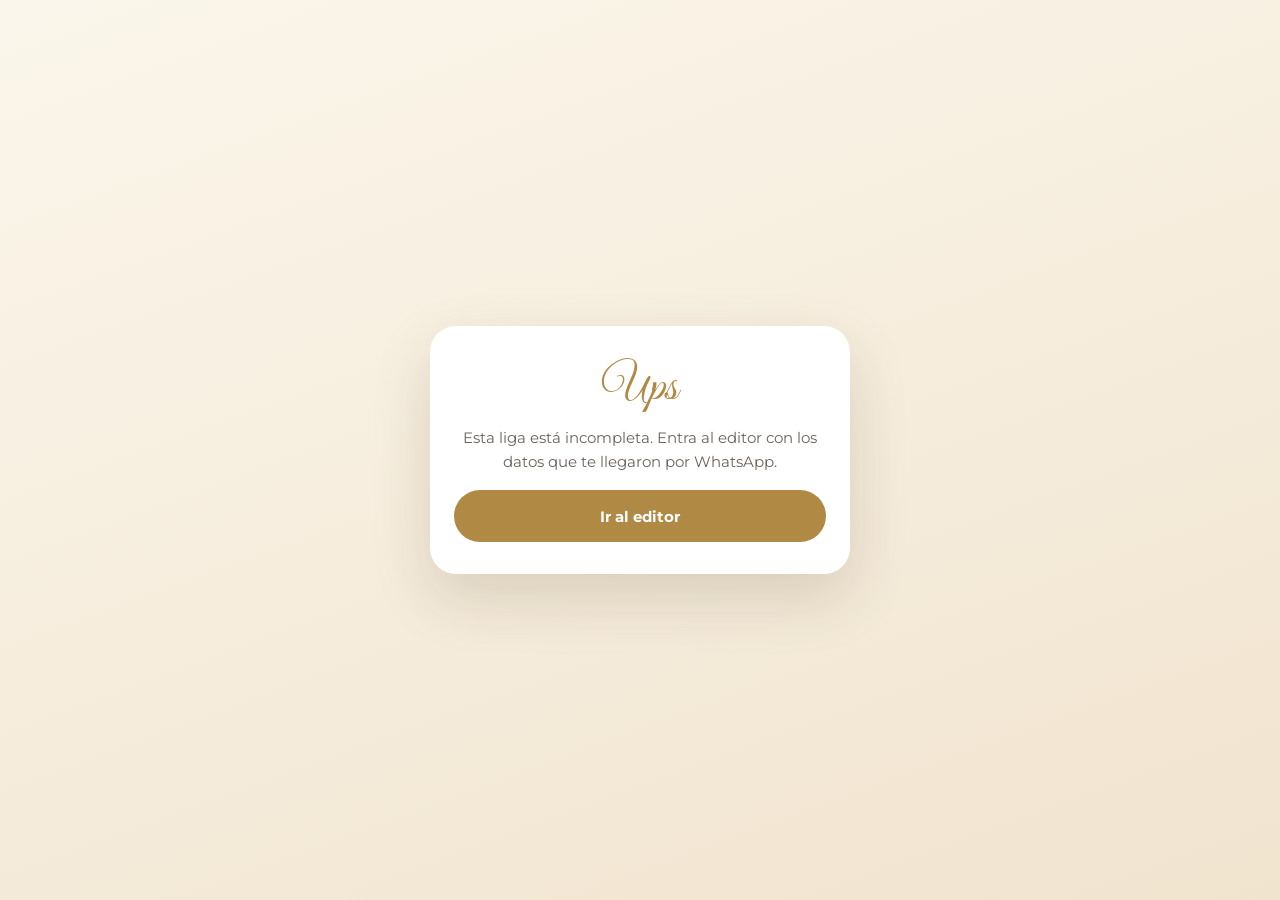
<file: acceso/index.html>
<!DOCTYPE html>
<html lang="es">
<head>
<meta charset="UTF-8">
<meta name="viewport" content="width=device-width, initial-scale=1, viewport-fit=cover">
<title>Tu acceso · Mi Invitación Digital</title>
<meta name="robots" content="noindex">
<link rel="preconnect" href="https://fonts.googleapis.com"><link rel="preconnect" href="https://fonts.gstatic.com" crossorigin>
<link href="https://fonts.googleapis.com/css2?family=Great+Vibes&family=Montserrat:wght@400;500;600;700&display=swap" rel="stylesheet">
<style>
*{box-sizing:border-box}body{margin:0;min-height:100svh;font-family:Montserrat,Arial,sans-serif;background:linear-gradient(160deg,#fbf6eb,#f1e4cf);color:#2c2520;display:flex;align-items:center;justify-content:center;padding:24px}
.c{width:100%;max-width:420px;background:#fff;border-radius:26px;padding:32px 24px;box-shadow:0 24px 60px rgba(60,40,10,.15);text-align:center}
h1{font-family:'Great Vibes',cursive;font-weight:400;font-size:48px;color:#b08a45;margin:0 0 6px}
p{font-size:15px;line-height:1.6;color:#6c625b;margin:8px 0}
.dato{background:#fbf6eb;border:1px solid #ead9b8;border-radius:16px;padding:14px;margin:12px 0;text-align:left}
.dato small{display:block;font-size:11px;letter-spacing:2px;text-transform:uppercase;color:#9a8566;font-weight:600}
.dato b{display:block;font-size:18px;word-break:break-all;margin-top:4px;user-select:all}
.btn{display:flex;align-items:center;justify-content:center;width:100%;min-height:52px;border:0;border-radius:999px;background:#b08a45;color:#fff;font:700 15px Montserrat,Arial;text-decoration:none;margin-top:16px;cursor:pointer;touch-action:manipulation}
.btn.sec{background:transparent;color:#b08a45;border:1.5px solid #b08a45;min-height:44px;font-size:13px}
.giro{width:46px;height:46px;border-radius:50%;border:4px solid #ead9b8;border-top-color:#b08a45;margin:18px auto;animation:g 1s linear infinite}@keyframes g{to{transform:rotate(360deg)}}
</style>
</head>
<body>
<div class="c" id="c"><h1>¡Gracias!</h1><div class="giro"></div><p>Estamos preparando tu acceso…</p></div>
<script src="../app/config.js?v=1"></script>
<script>
(function () {
  const s = new URLSearchParams(location.search).get('s') || '';
  const c = document.getElementById('c');
  const esc = t => String(t || '').replace(/[&<>"']/g, x => ({ '&': '&amp;', '<': '&lt;', '>': '&gt;', '"': '&quot;', "'": '&#39;' }[x]));
  const wa = 'https://wa.me/' + INV.KARINA + '?text=' + encodeURIComponent('Hola, ya pagué mi invitación y necesito mi acceso');
  let intentos = 0;
  async function revisar() {
    intentos++;
    try {
      const r = await fetch(INV.FUNCION, { method: 'POST', headers: { 'Content-Type': 'application/json' }, body: JSON.stringify({ accion: 'acceso', s }) });
      const j = await r.json();
      if (j.estado === 'listo') {
        c.innerHTML = `<h1>¡Listo!</h1><p>Tu invitación <b>${esc(j.plan)}</b> ya está activa. Estos son tus datos para entrar (también te llegaron por WhatsApp):</p>
          <div class="dato"><small>Usuario</small><b>${esc(j.usuario)}</b></div><div class="dato"><small>Contraseña</small><b>${esc(j.clave)}</b></div>
          <p style="font-size:13px">Toma captura de pantalla para no perderlos.</p>
          <button class="btn" id="entrar">Armar mi invitación ahora</button>`;
        document.getElementById('entrar').onclick = () => { try { sessionStorage.setItem('inv_auto', JSON.stringify({ u: j.usuario, c: j.clave })); } catch (_) {} location.href = '../editor/'; };
        return;
      }
      if (j.estado === 'entregado') {
        c.innerHTML = `<h1>Ya tienes acceso</h1><p>Entra con tu correo <b>${esc(j.usuario)}</b> y la contraseña que te llegó por WhatsApp.</p><a class="btn" href="../editor/">Entrar al editor</a>`;
        return;
      }
      if (!j.ok && j.error) throw new Error(j.error);
    } catch (e) { if (!s) { c.innerHTML = '<h1>Ups</h1><p>Esta liga está incompleta. Entra al editor con los datos que te llegaron por WhatsApp.</p><a class="btn" href="../editor/">Ir al editor</a>'; return; } }
    if (intentos < 45) return setTimeout(revisar, 4000);
    c.innerHTML = `<h1>Casi listo</h1><p>Tu pago está en proceso. Si pagaste en OXXO, tu acceso llega por WhatsApp en cuanto se acredite (puede tardar unas horas).</p><p>Si pagaste con tarjeta y en 5 minutos no te llega, escríbenos.</p><a class="btn" href="${wa}">Escribir por WhatsApp</a><a class="btn sec" href="../editor/">Ya tengo mi contraseña</a>`;
  }
  revisar();
})();
</script>
</body>
</html>
</file>
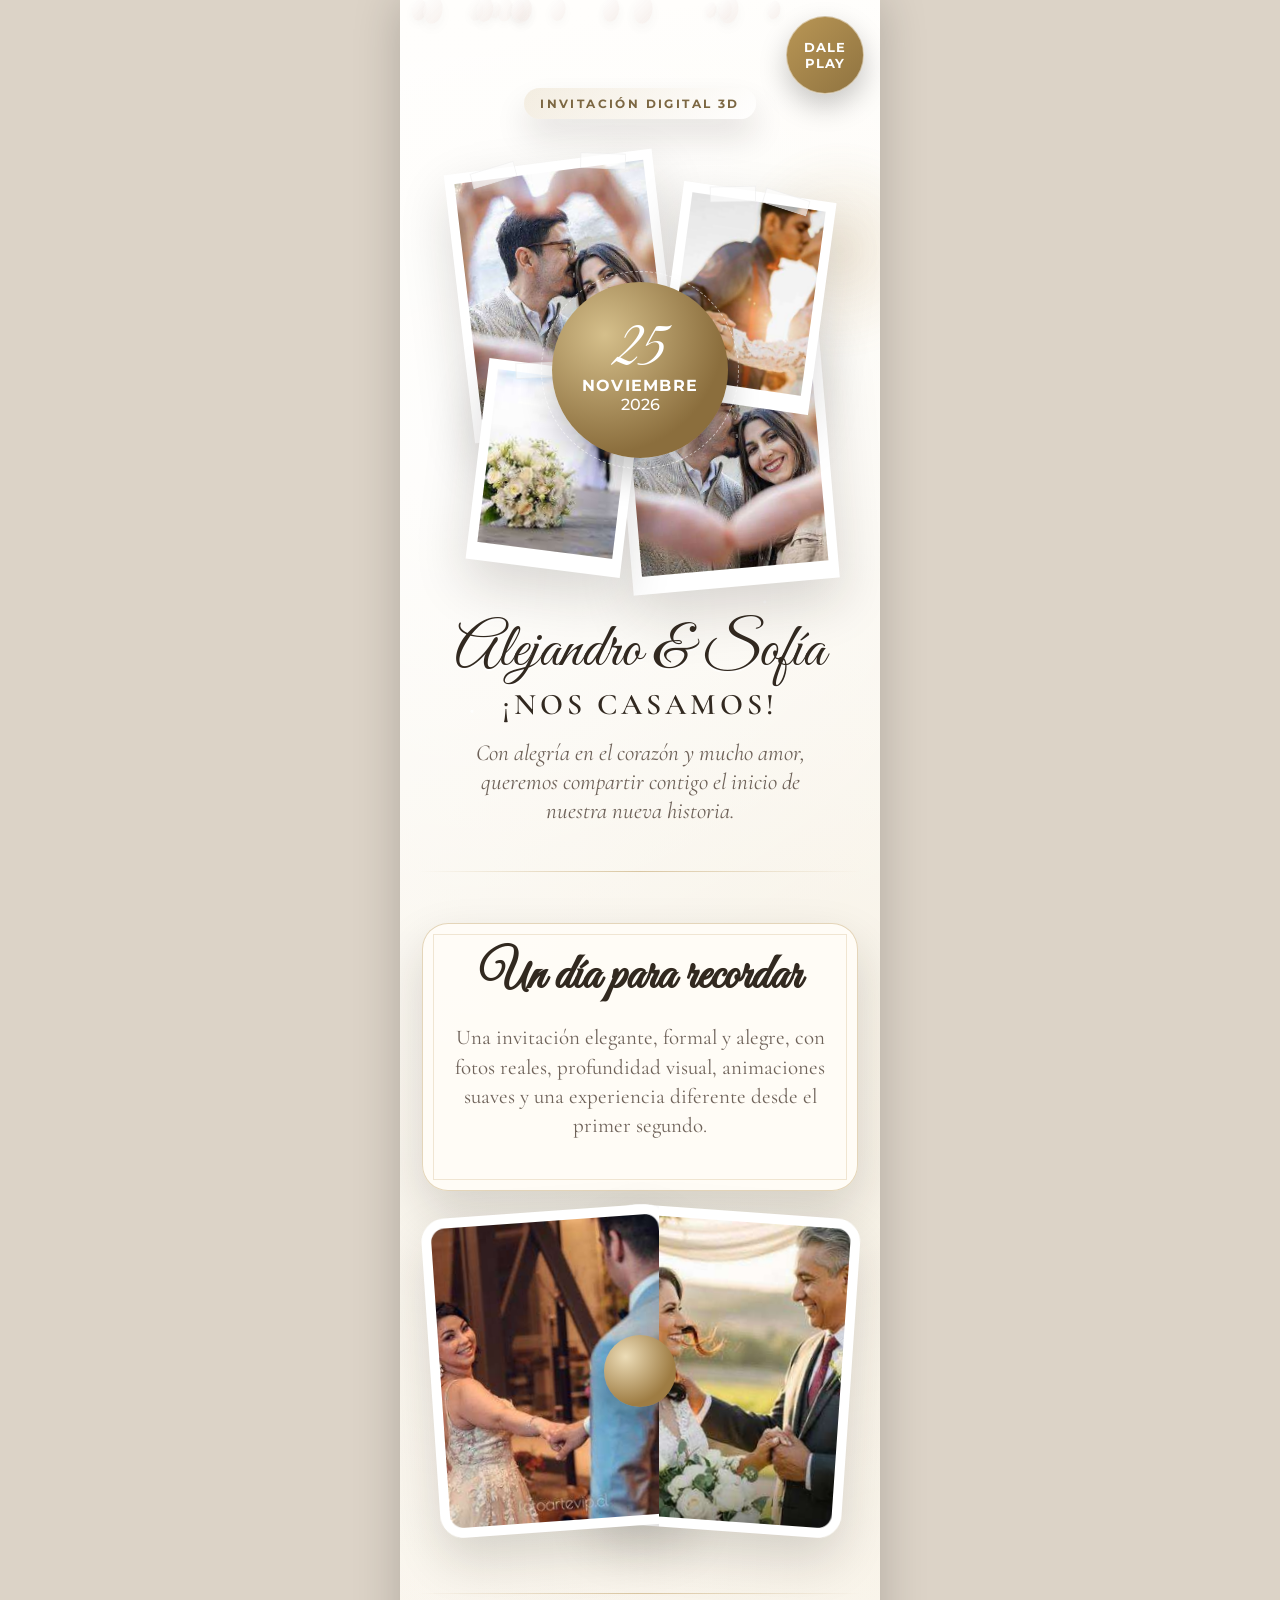
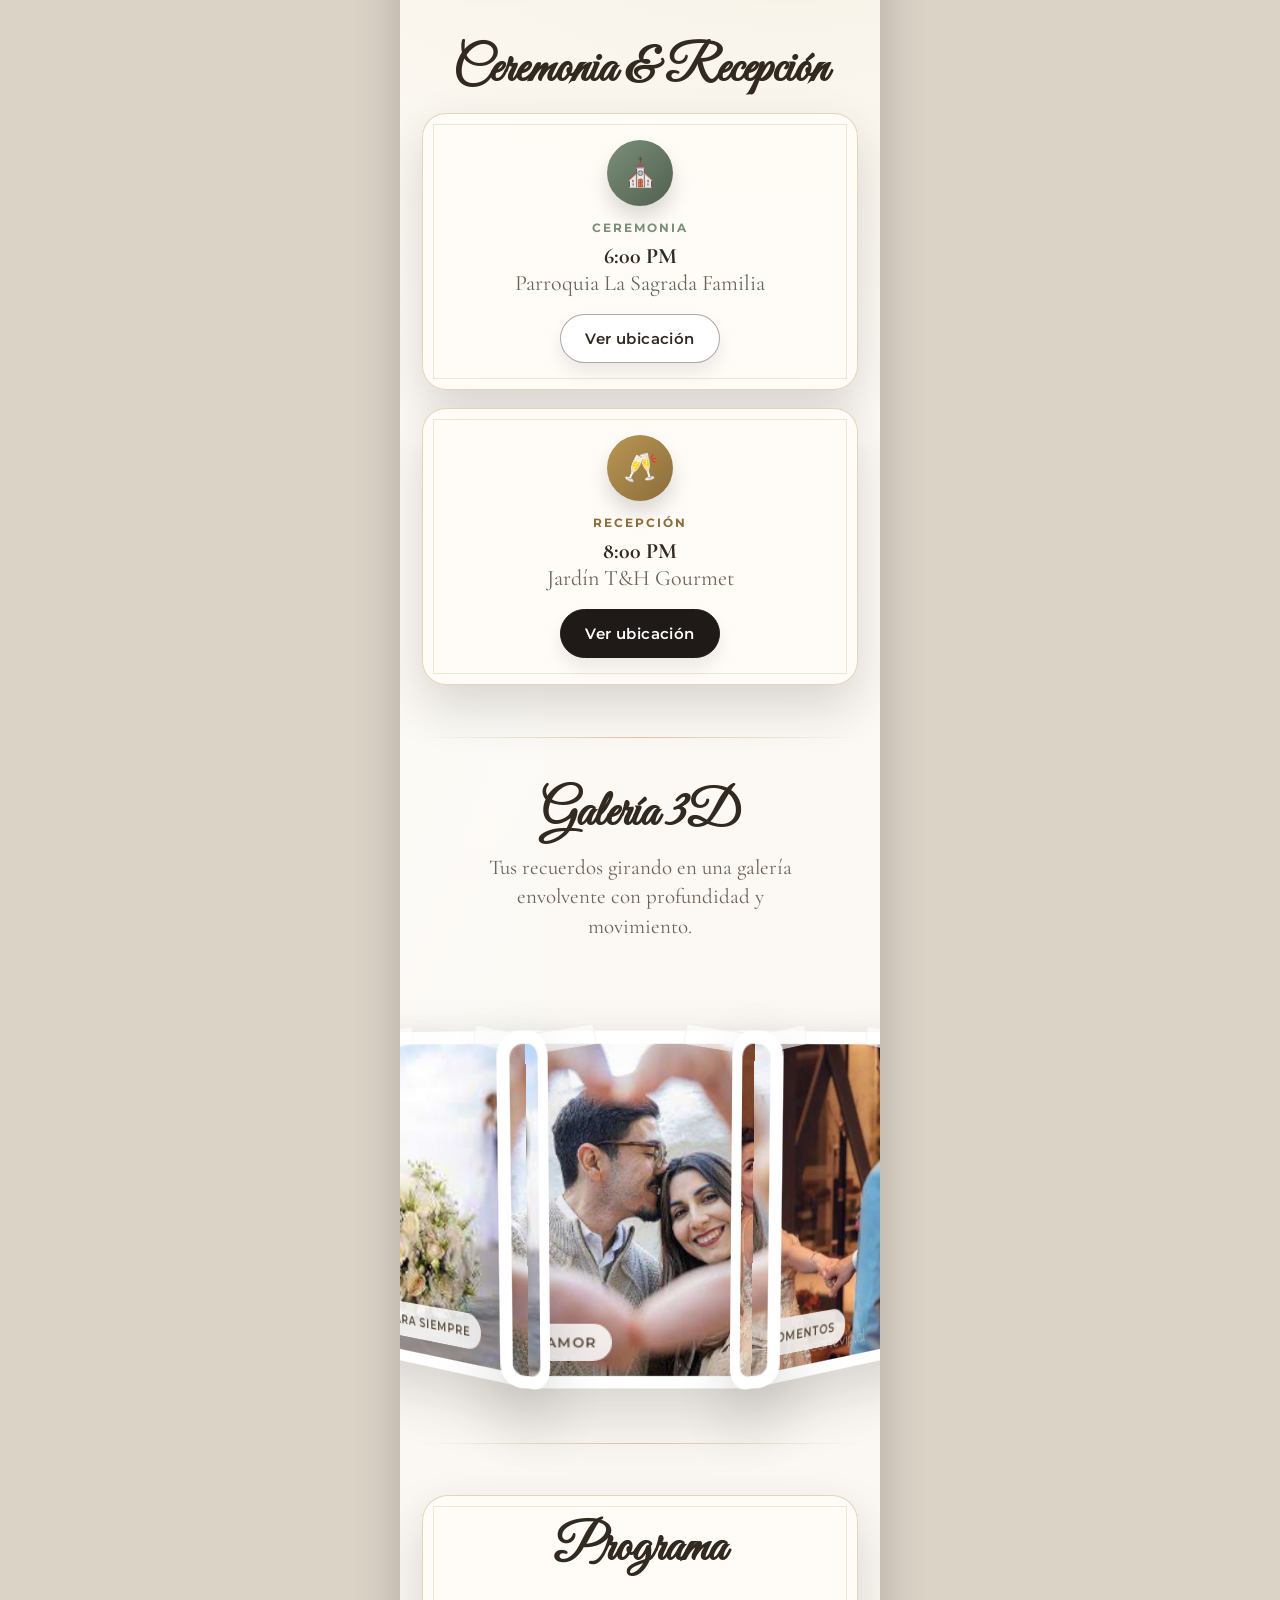
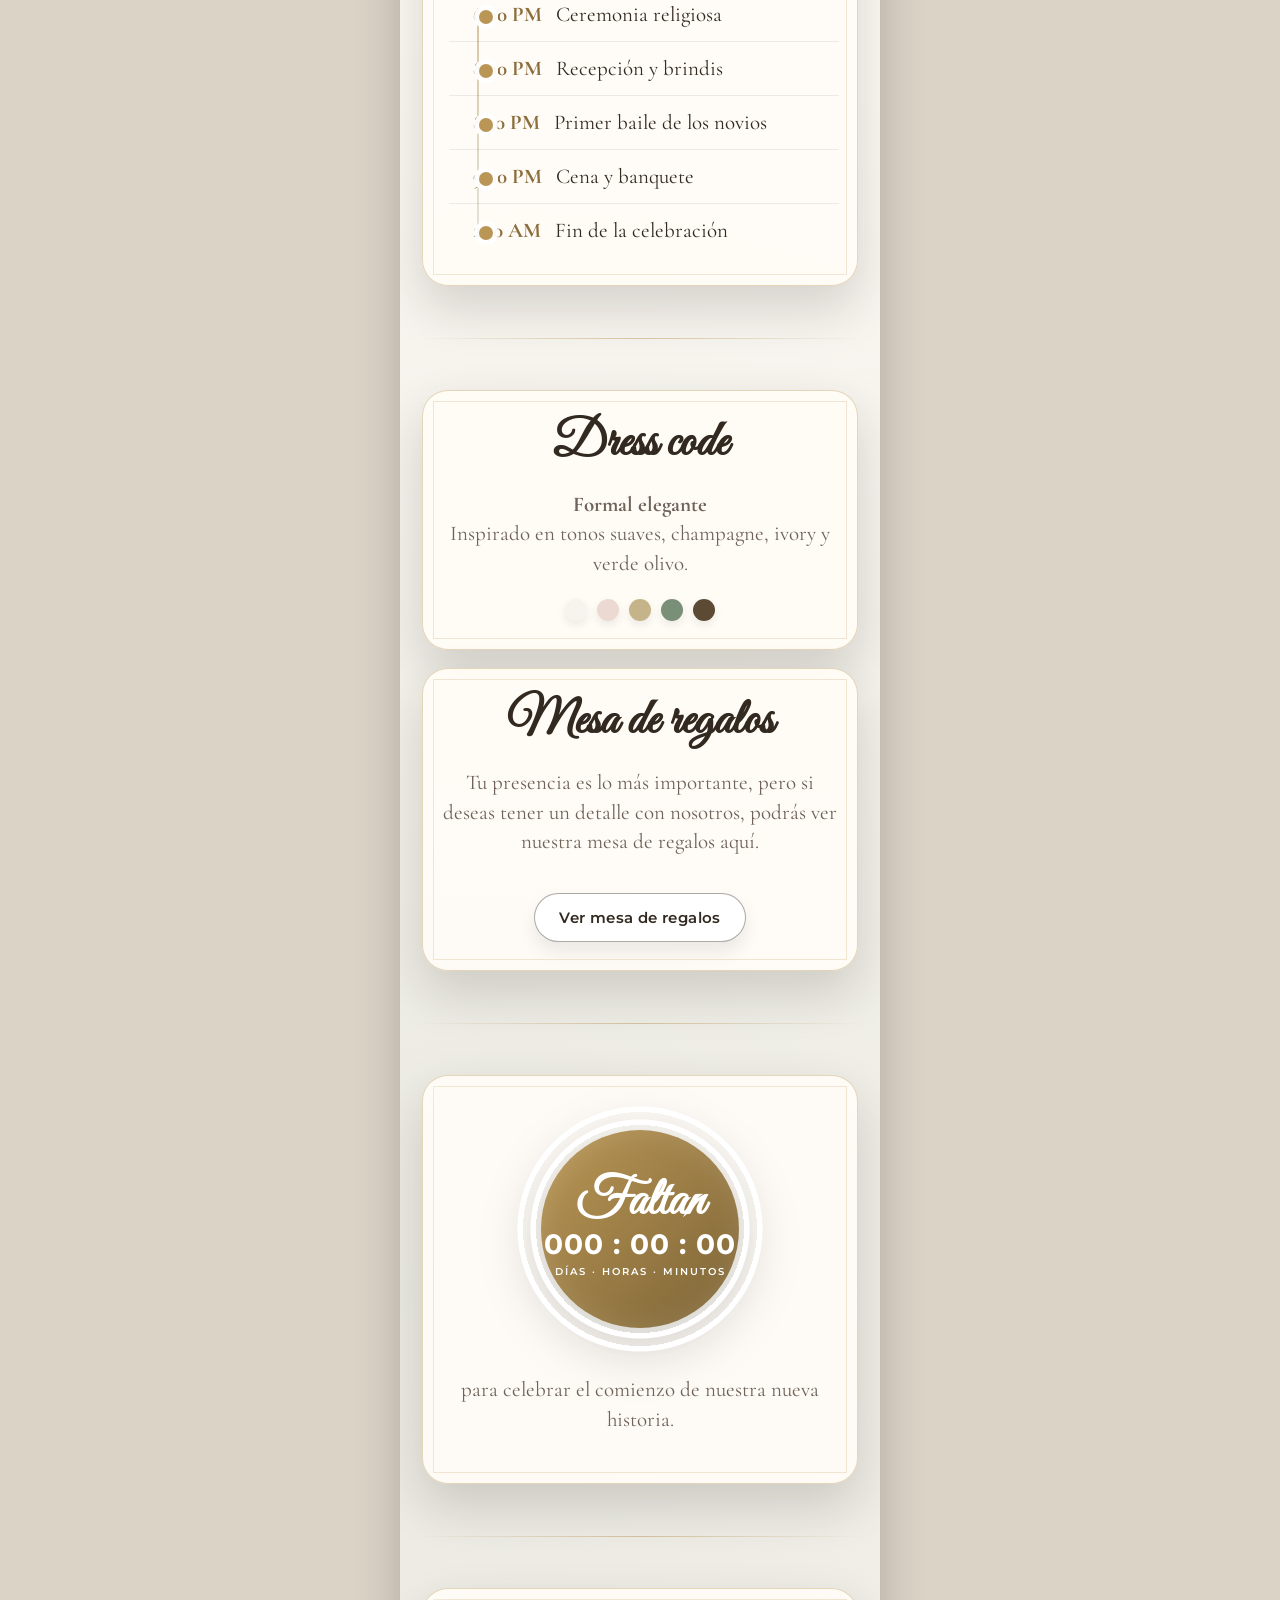
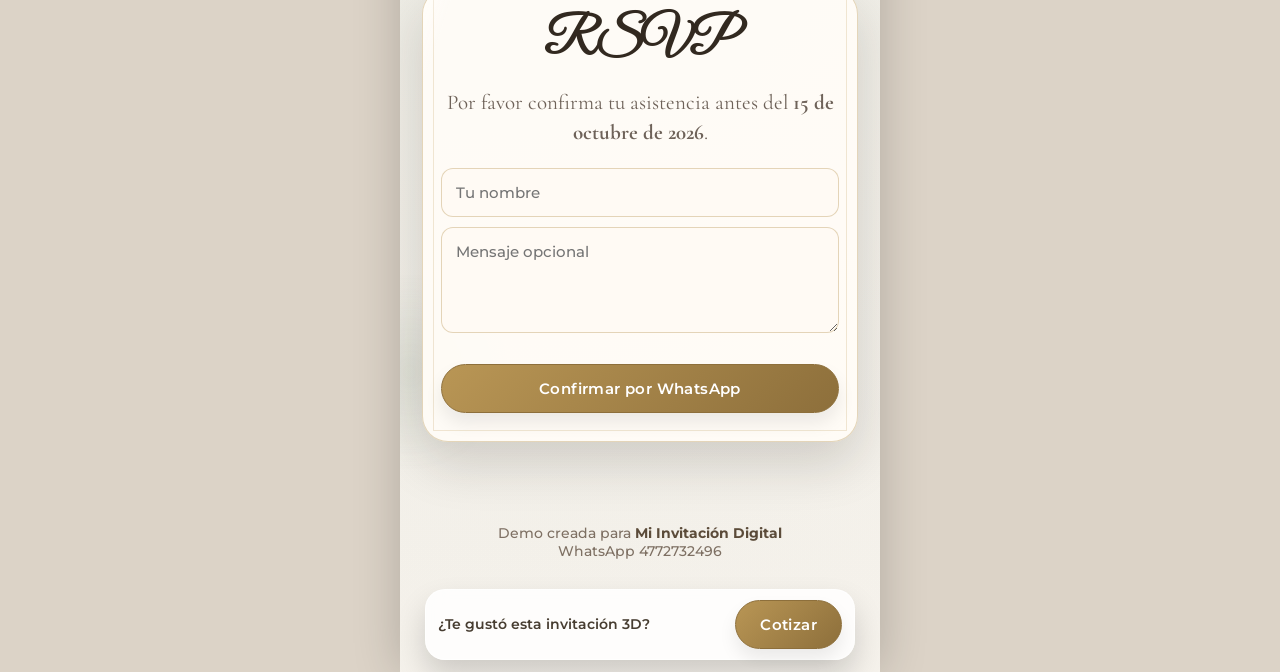
<file: BODA-demo/index.html>
<!DOCTYPE html>
<html lang="es">
<head>
  <meta charset="UTF-8">
  <meta name="viewport" content="width=device-width, initial-scale=1.0">
  <title>Invitación Boda 3D · Demo</title>
  <link rel="preconnect" href="https://fonts.googleapis.com">
  <link rel="preconnect" href="https://fonts.gstatic.com" crossorigin>
  <link href="https://fonts.googleapis.com/css2?family=Cormorant+Garamond:wght@400;500;600;700&family=Great+Vibes&family=Montserrat:wght@400;500;600;700&display=swap" rel="stylesheet">
  <style>
    :root{
      --bg:#f8f4ee;
      --bg2:#fffdf9;
      --ink:#322920;
      --muted:#6e6259;
      --gold:#b99655;
      --gold2:#d8c08b;
      --champ:#f4ead7;
      --blush:#efe3de;
      --green:#7a8f78;
      --shadow:0 22px 50px rgba(31,23,17,.16);
      --shadow-soft:0 18px 32px rgba(31,23,17,.12);
    }
    *{box-sizing:border-box}
    html{scroll-behavior:smooth}
    body{
      margin:0;
      color:var(--ink);
      background:#dcd3c7;
      font-family:'Cormorant Garamond', serif;
      overflow-x:hidden;
    }
    .page{
      width:100%;
      max-width:480px;
      margin:0 auto;
      background:
        radial-gradient(circle at 18% 8%, rgba(255,255,255,.85), transparent 24%),
        radial-gradient(circle at 82% 18%, rgba(215,192,139,.28), transparent 22%),
        radial-gradient(circle at 20% 82%, rgba(122,143,120,.12), transparent 28%),
        linear-gradient(180deg,var(--bg2), var(--bg));
      position:relative;
      overflow:hidden;
      box-shadow:0 0 45px rgba(0,0,0,.2);
      min-height:100svh;
      perspective:1400px;
    }
    .page::before,.page::after{
      content:'';position:absolute;border-radius:50%;pointer-events:none;filter:blur(8px);z-index:0;opacity:.7;
    }
    .page::before{width:220px;height:220px;right:-70px;top:140px;background:radial-gradient(circle, rgba(185,150,85,.26), transparent 68%);animation:orb1 12s ease-in-out infinite;}
    .page::after{width:200px;height:200px;left:-90px;bottom:200px;background:radial-gradient(circle, rgba(122,143,120,.24), transparent 68%);animation:orb2 14s ease-in-out infinite;}
    .petals,.sparkles{position:absolute;inset:0;pointer-events:none;z-index:0}
    .sparkles{background-image:
      radial-gradient(circle at 15% 13%, rgba(255,255,255,.8) 0 1px, transparent 2px),
      radial-gradient(circle at 76% 11%, rgba(255,255,255,.7) 0 1px, transparent 2px),
      radial-gradient(circle at 56% 37%, rgba(255,255,255,.6) 0 1px, transparent 2px),
      radial-gradient(circle at 28% 66%, rgba(255,255,255,.6) 0 1px, transparent 2px),
      radial-gradient(circle at 86% 72%, rgba(255,255,255,.55) 0 1px, transparent 2px),
      radial-gradient(circle at 46% 88%, rgba(255,255,255,.55) 0 1px, transparent 2px);
      animation:twinkle 5s ease-in-out infinite alternate;
    }
    .petal{position:absolute;width:14px;height:20px;border-radius:70% 50% 70% 50%;background:linear-gradient(135deg,rgba(255,255,255,.95),rgba(239,227,222,.8));box-shadow:0 4px 10px rgba(0,0,0,.06);opacity:.65;animation:fall linear infinite}
    .page-sheen{position:absolute;inset:-10% 0 auto 0;height:150%;pointer-events:none;background:linear-gradient(115deg,transparent 0 36%, rgba(255,255,255,.18) 42%, transparent 49%);transform:translateX(-70%);animation:sheen 11s linear infinite;z-index:0}

    .music-btn{
      position:fixed;top:16px;right:16px;z-index:60;width:78px;height:78px;border-radius:50%;
      border:1px solid rgba(255,255,255,.5);background:linear-gradient(135deg,#b99655,#8f7340);color:#fff;
      font:700 13px 'Montserrat', sans-serif;letter-spacing:1px;box-shadow:0 12px 28px rgba(0,0,0,.22);cursor:pointer;
      animation:pulse 2.8s ease-in-out infinite;
    }
    .sticky-cta{
      position:fixed;left:50%;transform:translateX(-50%);bottom:12px;z-index:55;
      width:min(430px, calc(100% - 20px));display:flex;align-items:center;gap:10px;justify-content:space-between;
      padding:10px 12px;border-radius:20px;background:rgba(255,255,255,.84);backdrop-filter: blur(10px);
      border:1px solid rgba(255,255,255,.7);box-shadow:0 16px 30px rgba(0,0,0,.16);
    }
    .sticky-cta span{font:600 14px 'Montserrat', sans-serif;color:#473d31}
    .sticky-cta a{margin:0}

    section{position:relative;z-index:1;padding:52px 22px;text-align:center}
    section:not(.hero)::before{
      content:'';position:absolute;left:18px;right:18px;top:0;height:1px;background:linear-gradient(90deg,transparent,rgba(185,150,85,.5),transparent);
    }
    .hero{padding-top:88px;padding-bottom:46px}
    .eyebrow{
      display:inline-block;padding:8px 16px;border-radius:999px;background:linear-gradient(135deg,rgba(185,150,85,.16),rgba(255,255,255,.8));
      color:#7c6742;font:700 12px 'Montserrat', sans-serif;letter-spacing:2.4px;text-transform:uppercase;box-shadow:var(--shadow-soft);
      animation:float 5s ease-in-out infinite;
    }
    .names{font-family:'Great Vibes', cursive;font-size:62px;line-height:.92;margin:18px 0 6px;text-shadow:0 2px 0 rgba(255,255,255,.8)}
    .title{font:600 30px 'Cormorant Garamond', serif;letter-spacing:4px;text-transform:uppercase;margin:0}
    .subtitle{max-width:330px;margin:16px auto 0;font-size:23px;line-height:1.25;color:var(--muted);font-style:italic}

    .scene{position:relative;min-height:470px;margin:16px auto 10px;transform-style:preserve-3d;animation:sceneSway 8s ease-in-out infinite}
    .photo-card{
      position:absolute;background:#fff;border:10px solid #fff;border-bottom-width:18px;box-shadow:var(--shadow);
      background-size:cover;background-position:center;transform-style:preserve-3d;transition:transform .5s ease, box-shadow .5s ease;
    }
    .photo-card::before,.gallery-tile::before{
      content:'';position:absolute;width:46px;height:14px;background:rgba(255,255,255,.65);border:1px solid rgba(180,180,180,.15);top:-12px;left:18px;transform:rotate(-9deg)
    }
    .photo-card::after,.gallery-tile::after{
      content:'';position:absolute;width:46px;height:14px;background:rgba(255,255,255,.65);border:1px solid rgba(180,180,180,.15);top:-12px;right:18px;transform:rotate(9deg)
    }
    .photo-card:hover{box-shadow:0 28px 46px rgba(0,0,0,.2)}
    .card-a{left:22px;top:26px;width:220px;height:270px;transform:rotateY(18deg) rotateZ(-7deg) translateZ(30px);background-image:url('assets/foto01.jpg');animation:cardFloat1 7s ease-in-out infinite}
    .card-b{right:14px;top:56px;width:160px;height:214px;transform:rotateY(-16deg) rotateZ(8deg) translateZ(65px);background-image:url('assets/foto04.jpg');animation:cardFloat2 8s ease-in-out infinite}
    .card-c{left:40px;bottom:36px;width:160px;height:202px;transform:rotateY(14deg) rotateZ(7deg) translateZ(52px);background-image:url('assets/foto05.jpg');animation:cardFloat3 6.8s ease-in-out infinite}
    .card-d{right:24px;bottom:18px;width:210px;height:262px;transform:rotateY(-10deg) rotateZ(-5deg) translateZ(20px);background-image:url('assets/foto01.jpg');animation:cardFloat4 7.5s ease-in-out infinite}
    .center-medallion{
      position:absolute;left:50%;top:50%;transform:translate(-50%,-50%) translateZ(110px);
      width:176px;height:176px;border-radius:50%;background:radial-gradient(circle at 30% 30%, #d5bf8b, #8b6e3d 68%);
      box-shadow:0 18px 32px rgba(0,0,0,.22);display:flex;align-items:center;justify-content:center;flex-direction:column;color:#fff;
      animation:medallionPulse 3.6s ease-in-out infinite;
    }
    .center-medallion::before{content:'';position:absolute;inset:-11px;border-radius:50%;border:1px dashed rgba(255,255,255,.55);animation:spin 18s linear infinite}
    .center-medallion .date-day{font-family:'Great Vibes', cursive;font-size:66px;line-height:.75}
    .center-medallion .date-month{font:700 16px 'Montserrat', sans-serif;letter-spacing:1.3px;text-transform:uppercase}
    .center-medallion .date-year{font:500 16px 'Montserrat', sans-serif}

    .glass-card,.detail-card,.count-card,.rsvp-card,.gift-card{
      position:relative;background:rgba(255,252,247,.94);border:1px solid rgba(185,150,85,.38);box-shadow:var(--shadow);overflow:hidden;
    }
    .glass-card::before,.detail-card::before,.count-card::before,.rsvp-card::before,.gift-card::before{
      content:'';position:absolute;inset:10px;border:1px solid rgba(185,150,85,.22);pointer-events:none
    }
    .glass-card::after,.detail-card::after,.count-card::after,.rsvp-card::after,.gift-card::after{
      content:'';position:absolute;top:0;bottom:0;left:-120px;width:80px;background:linear-gradient(90deg,transparent,rgba(255,255,255,.55),transparent);transform:skewX(-18deg);animation:glint 4.8s infinite
    }
    .glass-card{padding:28px 20px;border-radius:26px;transform:translateZ(32px);}
    h2{margin:0 0 14px;font-family:'Great Vibes', cursive;font-size:50px;line-height:1}
    .section-copy{font-size:21px;line-height:1.4;color:var(--muted)}
    .btn{
      display:inline-block;text-decoration:none;margin-top:16px;padding:14px 24px;border-radius:999px;background:#fff;color:var(--ink);
      border:1px solid rgba(50,41,32,.4);font:600 15px 'Montserrat', sans-serif;letter-spacing:.4px;box-shadow:0 10px 18px rgba(0,0,0,.08);
      transition:transform .35s ease, background .35s ease, color .35s ease, box-shadow .35s ease;
    }
    .btn:hover{transform:translateY(-3px) scale(1.03);background:linear-gradient(135deg,#b99655,#8d6f3b);color:#fff;box-shadow:0 16px 24px rgba(0,0,0,.18)}
    .btn.fill{background:linear-gradient(135deg,#b99655,#8d6f3b);color:#fff;border-color:#8d6f3b}
    .btn.dark{background:#1f1a17;color:#fff;border-color:#1f1a17}
    .btn.wide{width:100%}

    .split-photo{
      margin:20px 0 10px;position:relative;height:320px;transform-style:preserve-3d
    }
    .split-photo .left,
    .split-photo .right{
      position:absolute;top:0;height:100%;width:58%;border-radius:24px;background-size:cover;background-position:center;box-shadow:var(--shadow);border:10px solid #fff
    }
    .split-photo .left{left:0;background-image:url('assets/foto02.jpg');transform:rotateY(12deg) rotateZ(-4deg) translateZ(28px);animation:float 6.2s ease-in-out infinite}
    .split-photo .right{right:0;background-image:url('assets/foto03.jpg');transform:rotateY(-12deg) rotateZ(4deg) translateZ(20px);animation:floatAlt 7s ease-in-out infinite}
    .split-photo .seal-mini{position:absolute;left:50%;top:50%;transform:translate(-50%,-50%) translateZ(95px);width:72px;height:72px;border-radius:50%;background:radial-gradient(circle at 30% 30%, #ecdcb7, #9e7c43 68%);box-shadow:0 14px 24px rgba(0,0,0,.22)}

    .detail-grid{display:grid;gap:18px;margin-top:18px}
    .detail-card{padding:26px 18px;border-radius:24px;transform-style:preserve-3d;animation:cardBreathe 5.4s ease-in-out infinite}
    .detail-card .icon{width:66px;height:66px;border-radius:50%;display:grid;place-items:center;margin:0 auto 14px;background:linear-gradient(135deg,#7a8f78,#526050);color:#fff;font-size:28px;box-shadow:0 12px 20px rgba(0,0,0,.14)}
    .detail-card .eyetext{font:700 12px 'Montserrat', sans-serif;letter-spacing:2px;text-transform:uppercase;color:#7a8f78}
    .detail-card p{margin:8px 0 0;font-size:22px;color:var(--muted);line-height:1.25}
    .detail-card strong{color:var(--ink)}

    .gallery-wrap{margin-top:20px;position:relative;height:430px;perspective:1200px;overflow:visible}
    .carousel{position:absolute;left:50%;top:50%;transform-style:preserve-3d;transform:translate(-50%,-50%) rotateX(-6deg);width:220px;height:280px;animation:carouselSpin 28s linear infinite}
    .gallery-tile{
      position:absolute;left:0;top:0;width:220px;height:280px;border-radius:20px;border:10px solid #fff;background-size:cover;background-position:center;
      box-shadow:var(--shadow);transform-style:preserve-3d;
    }
    .gallery-tile span{position:absolute;left:14px;bottom:12px;padding:8px 12px;border-radius:999px;background:rgba(255,255,255,.86);font:600 11px 'Montserrat', sans-serif;letter-spacing:1px;text-transform:uppercase;color:#5a4c3b}

    .timeline{margin-top:10px;text-align:left;position:relative;padding-left:8px}
    .timeline::before{content:'';position:absolute;left:36px;top:20px;bottom:20px;width:2px;background:linear-gradient(#b99655, rgba(122,143,120,.4));opacity:.55}
    .timeline-row{display:flex;gap:14px;padding:14px 0 14px 0;position:relative;font-size:21px;border-bottom:1px solid rgba(0,0,0,.07)}
    .timeline-row:last-child{border-bottom:0}
    .timeline-row::before{content:'';position:absolute;left:30px;top:22px;width:14px;height:14px;border-radius:50%;background:#b99655;box-shadow:0 0 0 5px rgba(255,255,255,.95)}
    .timeline-time{min-width:88px;padding-left:24px;font-weight:700;color:#8c6e3d}

    .palette{display:flex;justify-content:center;gap:10px;margin-top:14px}
    .palette span{width:22px;height:22px;border-radius:50%;box-shadow:0 4px 10px rgba(0,0,0,.08);animation:palettePop 2.2s ease-in-out infinite}
    .palette span:nth-child(1){background:#f7f4ef;animation-delay:0s}
    .palette span:nth-child(2){background:#ecd9d2;animation-delay:.2s}
    .palette span:nth-child(3){background:#c5b48a;animation-delay:.4s}
    .palette span:nth-child(4){background:#7a8f78;animation-delay:.6s}
    .palette span:nth-child(5){background:#5d4a34;animation-delay:.8s}

    .count-card,.gift-card,.rsvp-card{padding:28px 18px;border-radius:26px}
    .count-lace{width:250px;height:250px;border-radius:50%;padding:26px;margin:0 auto 16px;background:repeating-radial-gradient(circle,#fff 0 5px,transparent 6px 13px);filter:drop-shadow(0 14px 20px rgba(0,0,0,.15));animation:float 5.2s ease-in-out infinite}
    .count-core{width:100%;height:100%;border-radius:50%;display:grid;place-items:center;background:linear-gradient(135deg,#b99655,#7d6436);color:#fff;box-shadow:inset 0 0 30px rgba(255,255,255,.12)}
    .count-core h3{font-family:'Great Vibes', cursive;font-size:52px;line-height:.9;margin:0}
    .count-core .nums{font:700 28px 'Montserrat', sans-serif;letter-spacing:1px}
    .count-core small{display:block;font:600 10px 'Montserrat', sans-serif;letter-spacing:2px;text-transform:uppercase;margin-top:4px}

    .rsvp-card input,.rsvp-card textarea{
      width:100%;padding:14px;border-radius:12px;border:1px solid rgba(185,150,85,.38);margin-bottom:10px;background:#fffaf4;color:var(--ink);
      font:500 15px 'Montserrat', sans-serif;transition:all .3s ease;
    }
    .rsvp-card input:focus,.rsvp-card textarea:focus{outline:none;border-color:#b99655;box-shadow:0 0 0 4px rgba(185,150,85,.14);transform:translateY(-2px)}

    .footer{padding:30px 22px 112px;position:relative;z-index:1;color:#7e7063;text-align:center;font:500 14px 'Montserrat', sans-serif}
    .footer strong{color:#5b4b39}

    .reveal{opacity:0;transform:translateY(28px) scale(.985);transition:opacity .8s ease, transform .8s ease}
    .reveal.visible{opacity:1;transform:translateY(0) scale(1)}

    @keyframes orb1{0%,100%{transform:translate(0,0) scale(1)}50%{transform:translate(-18px,20px) scale(1.08)}}
    @keyframes orb2{0%,100%{transform:translate(0,0) scale(1)}50%{transform:translate(20px,-18px) scale(.96)}}
    @keyframes twinkle{0%{opacity:.25}100%{opacity:.65}}
    @keyframes sheen{0%{transform:translateX(-70%)}100%{transform:translateX(140%)}}
    @keyframes pulse{0%,100%{box-shadow:0 12px 28px rgba(0,0,0,.22)}50%{box-shadow:0 12px 28px rgba(185,150,85,.34),0 0 0 8px rgba(185,150,85,.12)}}
    @keyframes sceneSway{0%,100%{transform:rotateY(0deg)}50%{transform:rotateY(-5deg)}}
    @keyframes cardFloat1{0%,100%{transform:rotateY(18deg) rotateZ(-7deg) translate3d(0,0,30px)}50%{transform:rotateY(18deg) rotateZ(-5deg) translate3d(0,-12px,44px)}}
    @keyframes cardFloat2{0%,100%{transform:rotateY(-16deg) rotateZ(8deg) translate3d(0,0,65px)}50%{transform:rotateY(-16deg) rotateZ(6deg) translate3d(0,10px,78px)}}
    @keyframes cardFloat3{0%,100%{transform:rotateY(14deg) rotateZ(7deg) translate3d(0,0,52px)}50%{transform:rotateY(14deg) rotateZ(5deg) translate3d(0,-10px,66px)}}
    @keyframes cardFloat4{0%,100%{transform:rotateY(-10deg) rotateZ(-5deg) translate3d(0,0,20px)}50%{transform:rotateY(-10deg) rotateZ(-3deg) translate3d(0,12px,34px)}}
    @keyframes medallionPulse{0%,100%{box-shadow:0 18px 32px rgba(0,0,0,.22)}50%{box-shadow:0 20px 36px rgba(0,0,0,.28),0 0 0 12px rgba(255,255,255,.12)}}
    @keyframes spin{from{transform:rotate(0)}to{transform:rotate(360deg)}}
    @keyframes glint{0%{left:-120px}50%,100%{left:120%}}
    @keyframes float{0%,100%{transform:translateY(0)}50%{transform:translateY(-10px)}}
    @keyframes floatAlt{0%,100%{transform:translateY(0)}50%{transform:translateY(12px)}}
    @keyframes cardBreathe{0%,100%{transform:translateZ(0)}50%{transform:translateZ(18px)}}
    @keyframes carouselSpin{from{transform:translate(-50%,-50%) rotateX(-6deg) rotateY(0)}to{transform:translate(-50%,-50%) rotateX(-6deg) rotateY(360deg)}}
    @keyframes palettePop{0%,100%{transform:scale(1)}50%{transform:scale(1.18)}}
    @keyframes fall{0%{transform:translateY(-30px) rotate(0deg);opacity:0}10%{opacity:.6}100%{transform:translateY(1150px) translateX(40px) rotate(340deg);opacity:0}}

    @media(max-width:380px){
      .names{font-size:56px}
      .scene{min-height:440px}
      .card-a{width:205px;height:250px}
      .card-d{width:196px;height:244px}
      .gallery-wrap{height:390px}
      .carousel,.gallery-tile{width:200px;height:255px}
      .count-lace{width:224px;height:224px}
      .sticky-cta span{font-size:13px}
    }
  </style>
</head>
<body>
  <main class="page">
    <div class="petals" id="petals"></div>
    <div class="sparkles"></div>
    <div class="page-sheen"></div>

    <button class="music-btn" onclick="toggleMusic()">DALE<br>PLAY</button>

    <div class="sticky-cta">
      <span>¿Te gustó esta invitación 3D?</span>
      <a class="btn fill" href="https://wa.me/524772732496?text=Hola%2C%20quiero%20una%20invitaci%C3%B3n%20como%20esta" target="_blank">Cotizar</a>
    </div>

    <section class="hero reveal visible">
      <div class="eyebrow">Invitación digital 3D</div>
      <div class="scene">
        <div class="photo-card card-a"></div>
        <div class="photo-card card-b"></div>
        <div class="photo-card card-c"></div>
        <div class="photo-card card-d"></div>
        <div class="center-medallion">
          <div class="date-day">25</div>
          <div class="date-month">Noviembre</div>
          <div class="date-year">2026</div>
        </div>
      </div>
      <div class="names">Alejandro & Sofía</div>
      <p class="title">¡Nos casamos!</p>
      <p class="subtitle">Con alegría en el corazón y mucho amor, queremos compartir contigo el inicio de nuestra nueva historia.</p>
    </section>

    <section class="reveal">
      <div class="glass-card">
        <h2>Un día para recordar</h2>
        <p class="section-copy">Una invitación elegante, formal y alegre, con fotos reales, profundidad visual, animaciones suaves y una experiencia diferente desde el primer segundo.</p>
      </div>
      <div class="split-photo">
        <div class="left"></div>
        <div class="right"></div>
        <div class="seal-mini"></div>
      </div>
    </section>

    <section class="reveal">
      <h2>Ceremonia & Recepción</h2>
      <div class="detail-grid">
        <div class="detail-card">
          <div class="icon">⛪</div>
          <div class="eyetext">Ceremonia</div>
          <p><strong>6:00 PM</strong><br>Parroquia La Sagrada Familia</p>
          <a class="btn" href="https://maps.google.com" target="_blank">Ver ubicación</a>
        </div>
        <div class="detail-card" style="animation-delay:.3s">
          <div class="icon" style="background:linear-gradient(135deg,#b99655,#8c6d39)">🥂</div>
          <div class="eyetext" style="color:#8c6d39">Recepción</div>
          <p><strong>8:00 PM</strong><br>Jardín T&H Gourmet</p>
          <a class="btn dark" href="https://maps.google.com" target="_blank">Ver ubicación</a>
        </div>
      </div>
    </section>

    <section class="reveal">
      <h2>Galería 3D</h2>
      <p class="section-copy" style="max-width:330px;margin:0 auto">Tus recuerdos girando en una galería envolvente con profundidad y movimiento.</p>
      <div class="gallery-wrap">
        <div class="carousel" id="carousel">
          <div class="gallery-tile" style="background-image:url('assets/foto01.jpg');transform:rotateY(0deg) translateZ(270px)"><span>Amor</span></div>
          <div class="gallery-tile" style="background-image:url('assets/foto02.jpg');transform:rotateY(36deg) translateZ(270px)"><span>Momentos</span></div>
          <div class="gallery-tile" style="background-image:url('assets/foto03.jpg');transform:rotateY(72deg) translateZ(270px)"><span>Ceremonia</span></div>
          <div class="gallery-tile" style="background-image:url('assets/foto04.jpg');transform:rotateY(108deg) translateZ(270px)"><span>Promesa</span></div>
          <div class="gallery-tile" style="background-image:url('assets/foto05.jpg');transform:rotateY(144deg) translateZ(270px)"><span>Detalles</span></div>
          <div class="gallery-tile" style="background-image:url('assets/foto01.jpg');transform:rotateY(180deg) translateZ(270px)"><span>Complicidad</span></div>
          <div class="gallery-tile" style="background-image:url('assets/foto02.jpg');transform:rotateY(216deg) translateZ(270px)"><span>Romance</span></div>
          <div class="gallery-tile" style="background-image:url('assets/foto03.jpg');transform:rotateY(252deg) translateZ(270px)"><span>Celebración</span></div>
          <div class="gallery-tile" style="background-image:url('assets/foto04.jpg');transform:rotateY(288deg) translateZ(270px)"><span>Ternura</span></div>
          <div class="gallery-tile" style="background-image:url('assets/foto05.jpg');transform:rotateY(324deg) translateZ(270px)"><span>Para siempre</span></div>
        </div>
      </div>
    </section>

    <section class="reveal">
      <div class="detail-card" style="padding:28px 18px;border-radius:26px">
        <h2>Programa</h2>
        <div class="timeline">
          <div class="timeline-row"><div class="timeline-time">6:00 PM</div><div>Ceremonia religiosa</div></div>
          <div class="timeline-row"><div class="timeline-time">8:00 PM</div><div>Recepción y brindis</div></div>
          <div class="timeline-row"><div class="timeline-time">8:30 PM</div><div>Primer baile de los novios</div></div>
          <div class="timeline-row"><div class="timeline-time">9:00 PM</div><div>Cena y banquete</div></div>
          <div class="timeline-row"><div class="timeline-time">2:30 AM</div><div>Fin de la celebración</div></div>
        </div>
      </div>
    </section>

    <section class="reveal">
      <div class="gift-card" style="margin-bottom:18px">
        <h2>Dress code</h2>
        <p class="section-copy"><strong>Formal elegante</strong><br>Inspirado en tonos suaves, champagne, ivory y verde olivo.</p>
        <div class="palette"><span></span><span></span><span></span><span></span><span></span></div>
      </div>
      <div class="gift-card">
        <h2>Mesa de regalos</h2>
        <p class="section-copy">Tu presencia es lo más importante, pero si deseas tener un detalle con nosotros, podrás ver nuestra mesa de regalos aquí.</p>
        <a class="btn" href="#" target="_blank">Ver mesa de regalos</a>
      </div>
    </section>

    <section class="reveal">
      <div class="count-card">
        <div class="count-lace">
          <div class="count-core">
            <div>
              <h3>Faltan</h3>
              <div class="nums"><span data-days>000</span> : <span data-hours>00</span> : <span data-minutes>00</span></div>
              <small>Días · Horas · Minutos</small>
            </div>
          </div>
        </div>
        <p class="section-copy">para celebrar el comienzo de nuestra nueva historia.</p>
      </div>
    </section>

    <section class="reveal">
      <div class="rsvp-card">
        <h2>RSVP</h2>
        <p class="section-copy">Por favor confirma tu asistencia antes del <strong>15 de octubre de 2026</strong>.</p>
        <input id="guestName" placeholder="Tu nombre">
        <textarea id="guestMsg" rows="4" placeholder="Mensaje opcional"></textarea>
        <button class="btn fill wide" onclick="sendRSVP()">Confirmar por WhatsApp</button>
      </div>
    </section>

    <footer class="footer">
      Demo creada para <strong>Mi Invitación Digital</strong><br>
      WhatsApp 4772732496
    </footer>
  </main>

  <script>
    // Scroll reveal
    const observer = new IntersectionObserver((entries)=>{
      entries.forEach(entry=>{
        if(entry.isIntersecting){ entry.target.classList.add('visible'); }
      });
    }, {threshold:.14});
    document.querySelectorAll('.reveal').forEach(el=> observer.observe(el));

    // Romantic music with Web Audio API
    let audioCtx, isPlaying=false, timer;
    const progression = [
      [261.63,329.63,392.00,493.88],
      [220.00,277.18,329.63,440.00],
      [196.00,246.94,329.63,392.00],
      [174.61,220.00,293.66,369.99]
    ];
    function tone(freq,start,duration,gainVal,type='sine'){
      const osc = audioCtx.createOscillator();
      const gain = audioCtx.createGain();
      osc.type = type;
      osc.frequency.setValueAtTime(freq,start);
      gain.gain.setValueAtTime(0.0001,start);
      gain.gain.exponentialRampToValueAtTime(gainVal,start+.08);
      gain.gain.exponentialRampToValueAtTime(0.0001,start+duration);
      osc.connect(gain); gain.connect(audioCtx.destination); osc.start(start); osc.stop(start+duration+.05);
    }
    function playLoop(){
      if(!isPlaying) return;
      const now = audioCtx.currentTime;
      progression.forEach((chord,i)=>{
        const base = now + i*1.9;
        chord.forEach((f,idx)=> tone(f, base + idx*.1, 1.6, idx===0 ? .045 : .024, idx===0 ? 'triangle' : 'sine'));
        tone(chord[0]/2, base, 1.75, .022, 'sine');
        tone(chord[2]*2, base+.85, .55, .012, 'triangle');
      });
      timer = setTimeout(playLoop, 7600);
    }
    function toggleMusic(){
      const btn = document.querySelector('.music-btn');
      if(!audioCtx) audioCtx = new (window.AudioContext || window.webkitAudioContext)();
      if(audioCtx.state === 'suspended') audioCtx.resume();
      if(!isPlaying){ isPlaying = true; btn.innerHTML='PAUSAR'; playLoop(); }
      else { isPlaying = false; btn.innerHTML='DALE<br>PLAY'; clearTimeout(timer); }
    }

    // Countdown
    function startCountdown(targetDate){
      const target = new Date(targetDate);
      function tick(){
        const diff = Math.max(target - new Date(),0);
        const d = Math.floor(diff/(1000*60*60*24));
        const h = Math.floor((diff/(1000*60*60))%24);
        const m = Math.floor((diff/(1000*60))%60);
        document.querySelectorAll('[data-days]').forEach(el=>el.textContent=String(d).padStart(3,'0'));
        document.querySelectorAll('[data-hours]').forEach(el=>el.textContent=String(h).padStart(2,'0'));
        document.querySelectorAll('[data-minutes]').forEach(el=>el.textContent=String(m).padStart(2,'0'));
      }
      tick(); setInterval(tick,1000);
    }
    startCountdown('2026-11-25T18:00:00');

    // RSVP
    function sendRSVP(){
      const name = document.getElementById('guestName').value || 'Invitado';
      const message = document.getElementById('guestMsg').value || 'Confirmo mi asistencia.';
      const text = encodeURIComponent(`Hola, soy ${name}. ${message} Confirmo asistencia a la boda de Alejandro y Sofía.`);
      window.open(`https://wa.me/524772732496?text=${text}`,'_blank');
    }

    // Petals generator
    const petalsWrap = document.getElementById('petals');
    for(let i=0;i<16;i++){
      const p = document.createElement('span');
      p.className='petal';
      p.style.left = Math.random()*100 + '%';
      p.style.animationDuration = (10 + Math.random()*10) + 's';
      p.style.animationDelay = (Math.random()*8) + 's';
      p.style.opacity = 0.25 + Math.random()*0.55;
      p.style.transform = `scale(${0.7 + Math.random()*0.8})`;
      petalsWrap.appendChild(p);
    }
  </script>
</body>
</html>
</file>
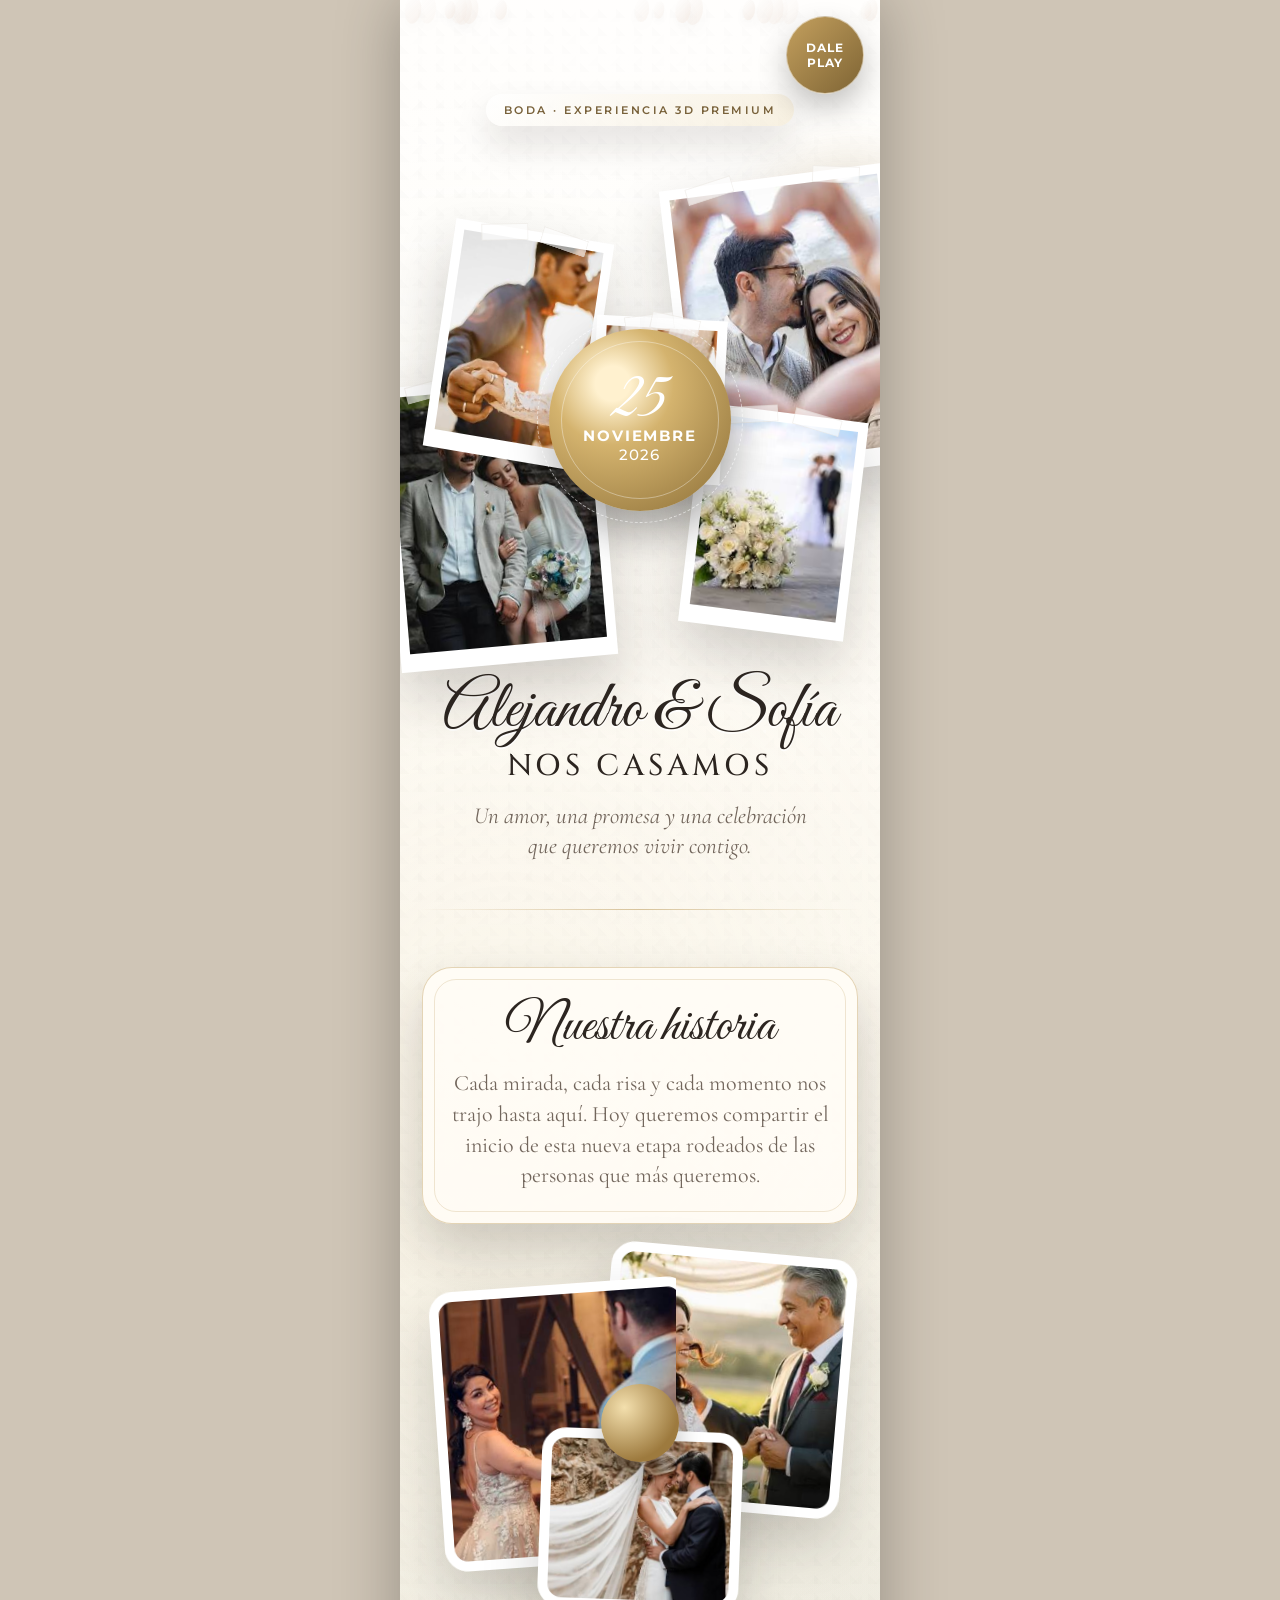
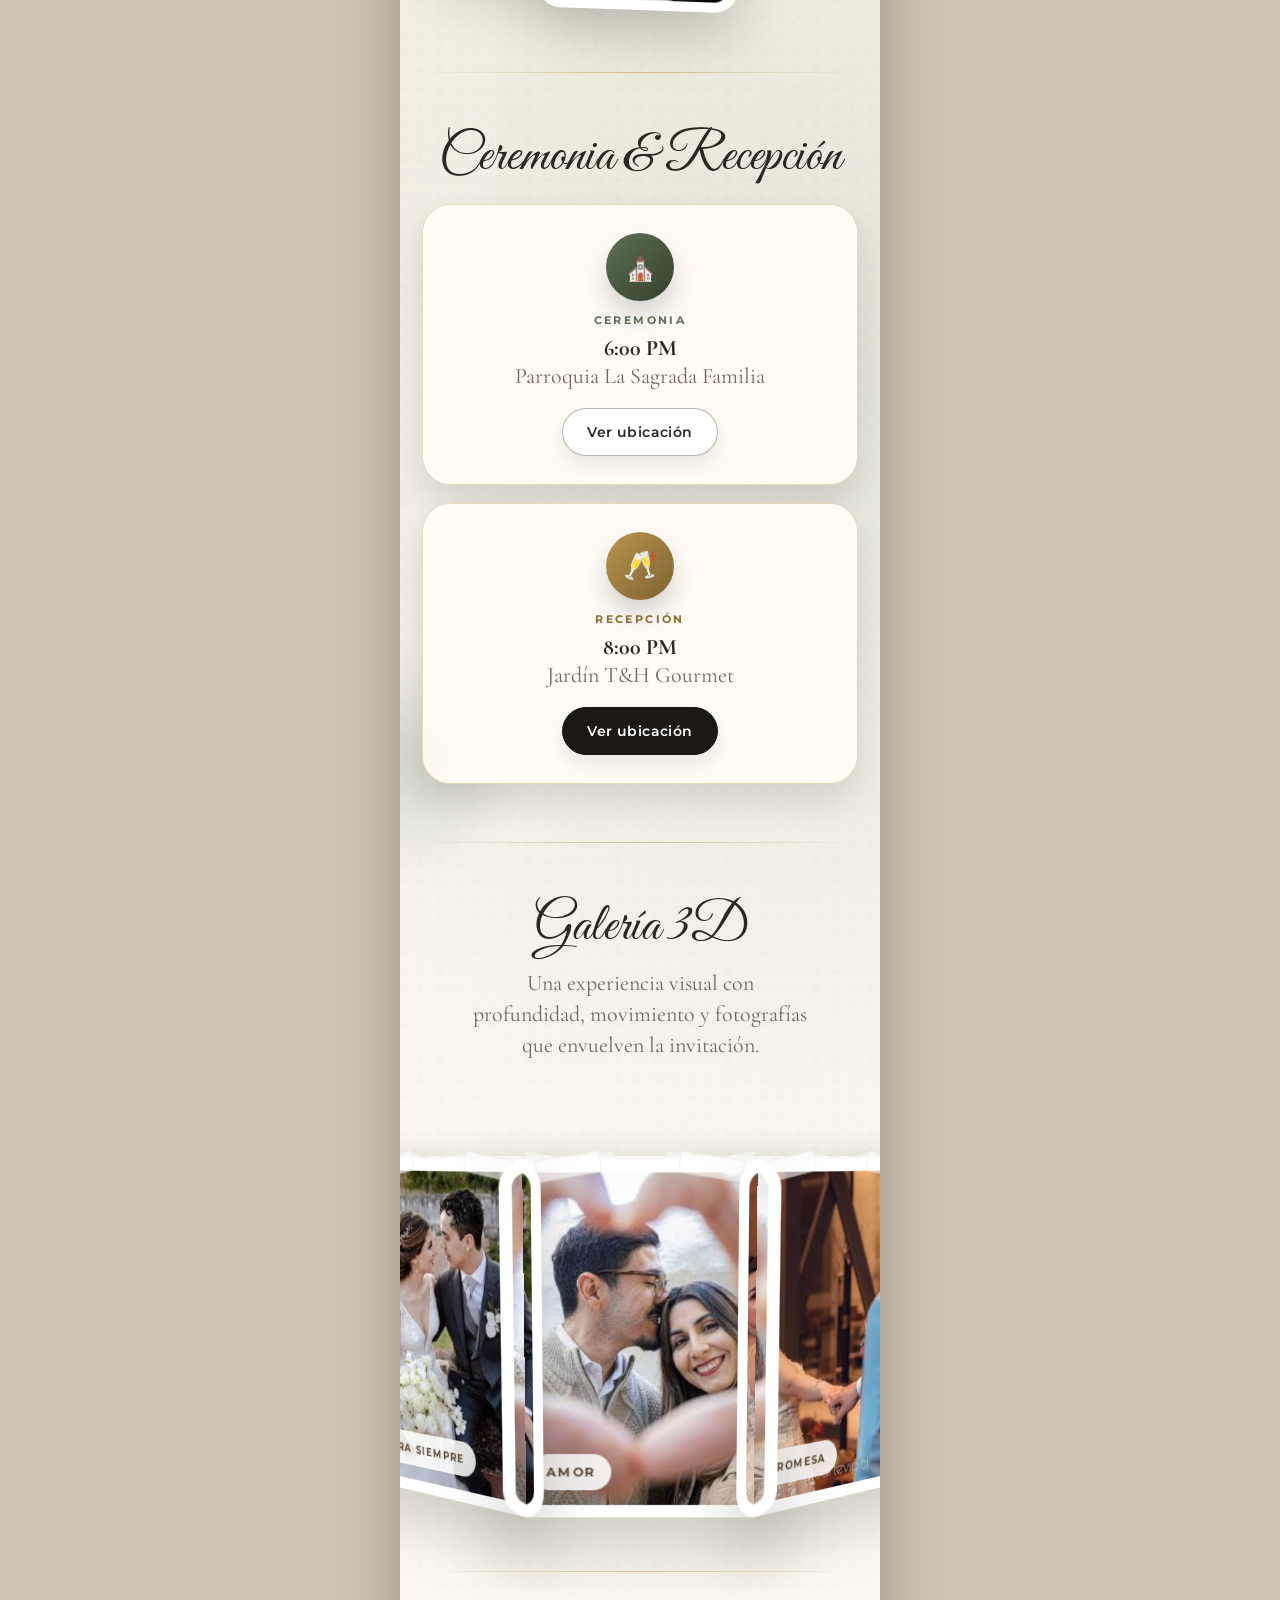
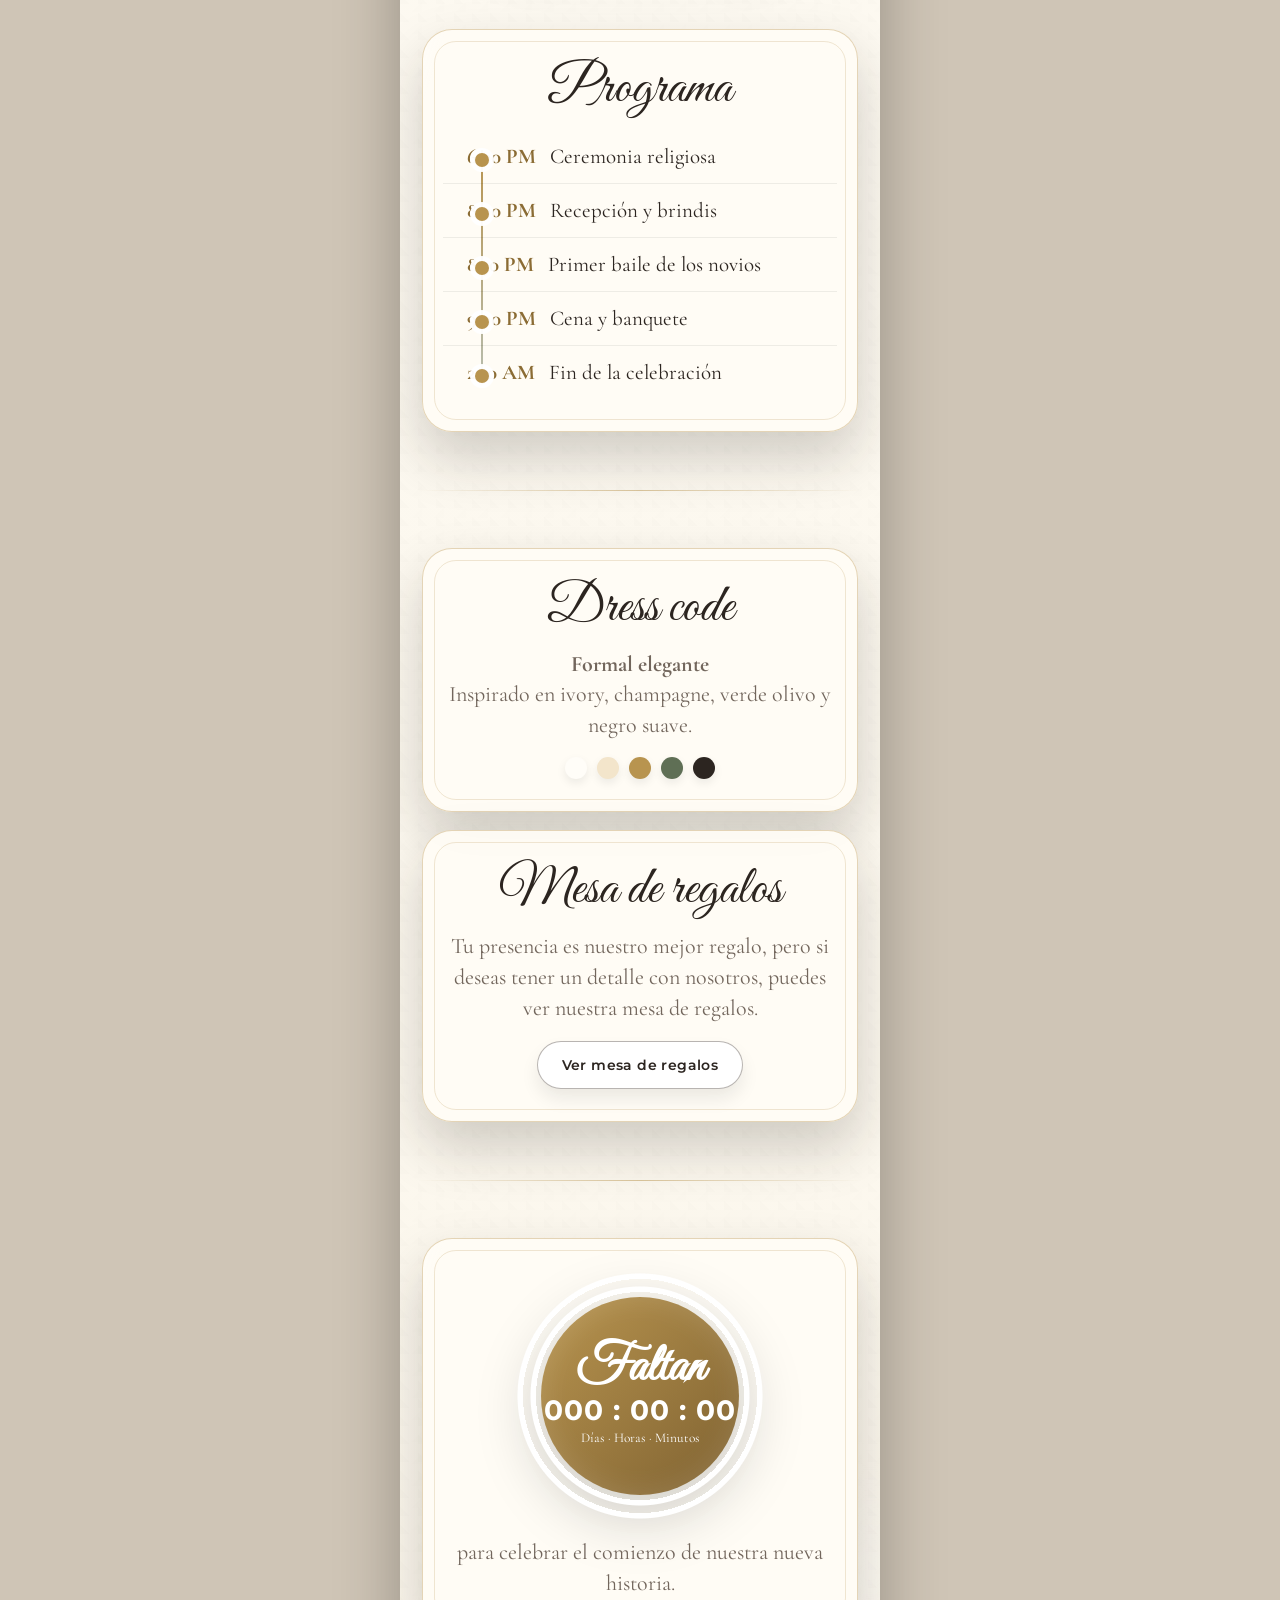
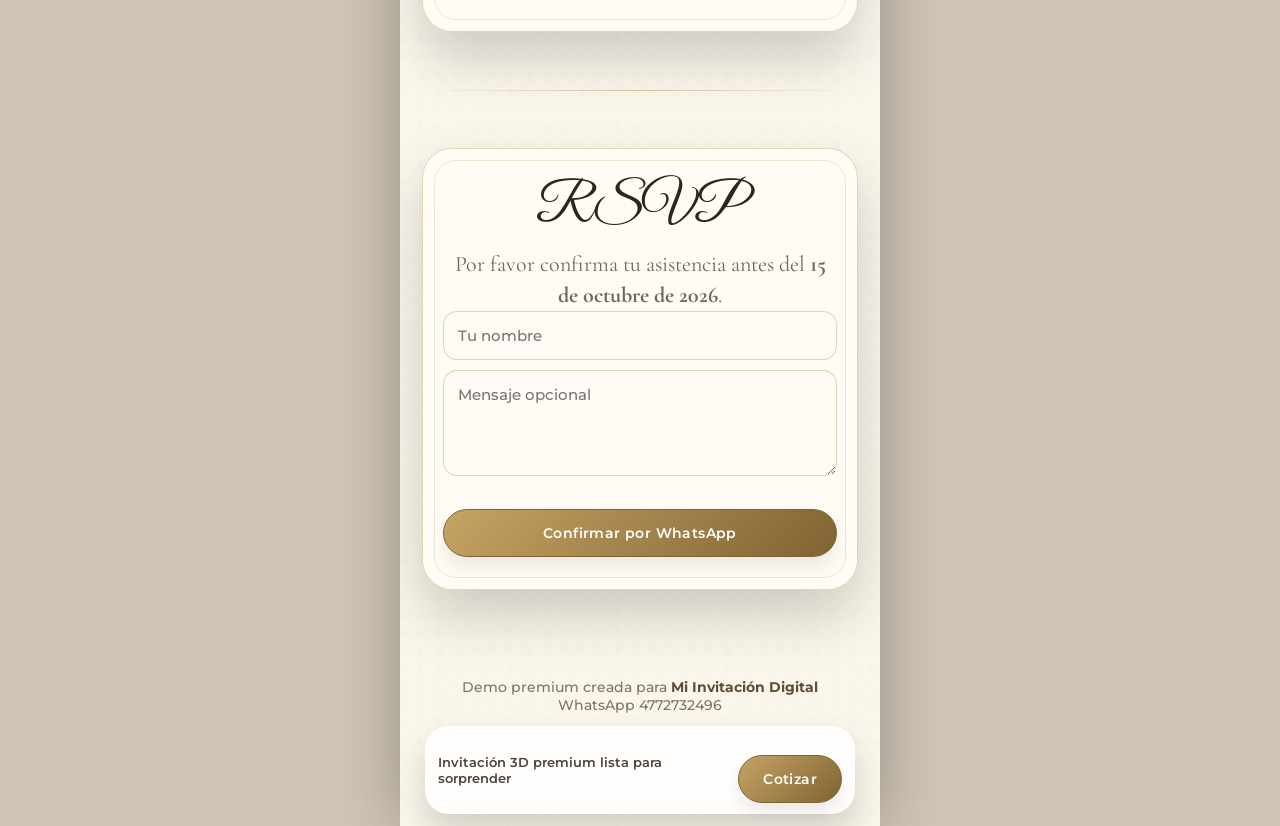
<file: BODA-prem/index.html>
<!DOCTYPE html>
<html lang="es">
<head>
  <meta charset="UTF-8">
  <meta name="viewport" content="width=device-width, initial-scale=1.0, viewport-fit=cover">
  <title>Invitación Boda 3D Premium</title>
  <link rel="preconnect" href="https://fonts.googleapis.com">
  <link rel="preconnect" href="https://fonts.gstatic.com" crossorigin>
  <link href="https://fonts.googleapis.com/css2?family=Cinzel:wght@400;500;600&family=Cormorant+Garamond:wght@400;500;600;700&family=Great+Vibes&family=Montserrat:wght@400;500;600;700&display=swap" rel="stylesheet">
  <style>
    :root{
      --ivory:#fbf6eb;
      --ivory2:#fffdf8;
      --paper:#f6efe4;
      --ink:#2c2520;
      --soft:#72665c;
      --gold:#b8944f;
      --gold2:#e6d2a3;
      --olive:#5f6f55;
      --olive2:#33402e;
      --charcoal:#1b1816;
      --champagne:#f3e5cb;
      --shadow:0 26px 55px rgba(30,24,18,.20);
      --softShadow:0 18px 34px rgba(30,24,18,.13);
    }
    *{box-sizing:border-box}
    html{scroll-behavior:smooth}
    body{
      margin:0;
      background:#cfc5b6;
      color:var(--ink);
      font-family:'Cormorant Garamond',serif;
      overflow-x:hidden;
    }
    .page{
      width:100%;
      max-width:480px;
      min-height:100svh;
      margin:0 auto;
      overflow:hidden;
      position:relative;
      background:
        radial-gradient(circle at 50% -6%, rgba(255,255,255,.9), transparent 24%),
        radial-gradient(circle at 15% 20%, rgba(230,210,163,.24), transparent 22%),
        radial-gradient(circle at 86% 35%, rgba(95,111,85,.16), transparent 26%),
        linear-gradient(180deg,var(--ivory2),var(--ivory));
      box-shadow:0 0 60px rgba(0,0,0,.28);
      perspective:1600px;
    }
    .grain{
      position:absolute; inset:0; z-index:0; pointer-events:none; opacity:.42;
      background-image:
        linear-gradient(45deg, rgba(0,0,0,.018) 25%, transparent 25%),
        linear-gradient(-45deg, rgba(0,0,0,.014) 25%, transparent 25%),
        radial-gradient(circle at 22% 18%, rgba(255,255,255,.5), transparent 20%);
      background-size:18px 18px, 22px 22px, 100% 100%;
    }
    .aura,.aura2,.aura3{
      position:absolute;
      border-radius:50%;
      filter:blur(12px);
      pointer-events:none;
      z-index:0;
    }
    .aura{width:260px;height:260px;right:-100px;top:120px;background:radial-gradient(circle,rgba(184,148,79,.25),transparent 70%);animation:auraA 13s ease-in-out infinite}
    .aura2{width:220px;height:220px;left:-100px;top:40%;background:radial-gradient(circle,rgba(95,111,85,.22),transparent 70%);animation:auraB 15s ease-in-out infinite}
    .aura3{width:240px;height:240px;right:-110px;bottom:13%;background:radial-gradient(circle,rgba(255,255,255,.28),transparent 70%);animation:auraC 16s ease-in-out infinite}
    .sheen{
      position:absolute; inset:-10% 0; z-index:1; pointer-events:none;
      background:linear-gradient(115deg, transparent 0 38%, rgba(255,255,255,.15) 44%, transparent 51%);
      transform:translateX(-80%);
      animation:sheen 12s linear infinite;
    }
    .sparkles{
      position:absolute; inset:0; z-index:0; pointer-events:none; opacity:.56;
      background-image:
        radial-gradient(circle at 17% 12%, rgba(255,255,255,.78) 0 1px, transparent 2px),
        radial-gradient(circle at 76% 13%, rgba(255,255,255,.62) 0 1px, transparent 2px),
        radial-gradient(circle at 45% 36%, rgba(255,255,255,.60) 0 1px, transparent 2px),
        radial-gradient(circle at 86% 52%, rgba(255,255,255,.50) 0 1px, transparent 2px),
        radial-gradient(circle at 16% 72%, rgba(255,255,255,.54) 0 1px, transparent 2px),
        radial-gradient(circle at 55% 91%, rgba(255,255,255,.48) 0 1px, transparent 2px);
      animation:twinkle 5s ease-in-out infinite alternate;
    }
    .petals{position:absolute;inset:0;pointer-events:none;z-index:1}
    .petal{
      position:absolute;
      width:12px;
      height:20px;
      border-radius:70% 50% 70% 50%;
      background:linear-gradient(135deg,rgba(255,255,255,.95),rgba(237,224,214,.76));
      opacity:.58;
      animation:fall linear infinite;
      box-shadow:0 6px 12px rgba(0,0,0,.05);
    }
    .music{
      position:fixed;
      right:16px;
      top:16px;
      z-index:80;
      width:78px;
      height:78px;
      border-radius:50%;
      border:1px solid rgba(255,255,255,.52);
      background:linear-gradient(135deg,#c4a05e,#7e6434);
      color:#fff;
      box-shadow:0 14px 30px rgba(0,0,0,.24);
      font:700 12px 'Montserrat',sans-serif;
      letter-spacing:1px;
      cursor:pointer;
      animation:musicPulse 3s ease-in-out infinite;
    }
    .sticky{
      position:fixed;
      left:50%;
      bottom:12px;
      transform:translateX(-50%);
      width:min(430px,calc(100% - 22px));
      z-index:75;
      background:rgba(255,255,255,.84);
      border:1px solid rgba(255,255,255,.68);
      backdrop-filter:blur(12px);
      border-radius:24px;
      padding:10px 12px;
      display:flex;
      align-items:center;
      justify-content:space-between;
      gap:10px;
      box-shadow:0 18px 34px rgba(0,0,0,.16);
      animation:stickyUp .9s ease both .8s;
    }
    .sticky span{
      font:600 13px 'Montserrat',sans-serif;
      color:#4d4339;
      text-align:left;
    }
    section{
      position:relative;
      z-index:2;
      padding:58px 22px;
      text-align:center;
    }
    section:not(.hero)::before{
      content:"";
      position:absolute;
      left:18px;
      right:18px;
      top:0;
      height:1px;
      background:linear-gradient(90deg,transparent,rgba(184,148,79,.52),transparent);
    }
    .hero{
      padding-top:94px;
      padding-bottom:48px;
      min-height:100svh;
      display:flex;
      flex-direction:column;
      justify-content:center;
    }
    .label{
      display:inline-block;
      margin:0 auto 16px;
      padding:9px 18px;
      border-radius:999px;
      background:linear-gradient(135deg,rgba(255,255,255,.82),rgba(230,210,163,.30));
      color:#78613a;
      box-shadow:var(--softShadow);
      font:600 11px 'Montserrat',sans-serif;
      text-transform:uppercase;
      letter-spacing:2.5px;
      animation:float 5s ease-in-out infinite;
    }
    .luxury-scene{
      position:relative;
      min-height:520px;
      margin:8px auto 4px;
      transform-style:preserve-3d;
      animation:sceneBreath 9s ease-in-out infinite;
    }
    .photo{
      position:absolute;
      background:#fff;
      border:10px solid #fff;
      border-bottom-width:18px;
      background-size:cover;
      background-position:center;
      box-shadow:var(--shadow);
      transform-style:preserve-3d;
      transition:transform .55s ease, box-shadow .55s ease;
      overflow:visible;
    }
    .photo::before,.photo::after,.gallery-card::before,.gallery-card::after{
      content:"";
      position:absolute;
      top:-13px;
      width:48px;
      height:15px;
      background:rgba(255,255,255,.62);
      border:1px solid rgba(160,145,126,.12);
      z-index:3;
    }
    .photo::before,.gallery-card::before{left:18px;transform:rotate(-10deg)}
    .photo::after,.gallery-card::after{right:18px;transform:rotate(9deg)}
    .photo:hover{
      box-shadow:0 32px 55px rgba(0,0,0,.22);
    }
    .p1{left:14px;top:26px;width:240px;height:300px;background-image:url('assets/foto01.jpg');transform:rotateY(18deg) rotateZ(-7deg) translateZ(50px);animation:p1 8s ease-in-out infinite}
    .p2{right:4px;top:80px;width:170px;height:230px;background-image:url('assets/foto04.jpg');transform:rotateY(-20deg) rotateZ(9deg) translateZ(95px);animation:p2 7.6s ease-in-out infinite}
    .p3{left:28px;bottom:38px;width:172px;height:220px;background-image:url('assets/foto05.jpg');transform:rotateY(15deg) rotateZ(7deg) translateZ(75px);animation:p3 7.2s ease-in-out infinite}
    .p4{right:24px;bottom:6px;width:222px;height:285px;background-image:url('assets/foto06.jpg');transform:rotateY(-12deg) rotateZ(-5deg) translateZ(34px);animation:p4 8.4s ease-in-out infinite}
    .p5{left:50%;top:48%;width:132px;height:164px;background-image:url('assets/foto08.jpg');transform:translate(-50%,-50%) rotateY(8deg) rotateZ(3deg) translateZ(132px);animation:p5 6.8s ease-in-out infinite}
    .date-emblem{
      position:absolute;
      left:50%;
      top:52%;
      transform:translate(-50%,-50%) translateZ(180px);
      width:182px;
      height:182px;
      border-radius:50%;
      background:
        radial-gradient(circle at 35% 30%,#fff1cf 0 10%,#d4b36e 35%,#8a6d36 100%);
      box-shadow:0 24px 42px rgba(0,0,0,.26);
      color:#fff;
      display:grid;
      place-items:center;
      z-index:8;
      animation:emblem 3.8s ease-in-out infinite;
    }
    .date-emblem::before{
      content:"";
      position:absolute;
      inset:-12px;
      border-radius:50%;
      border:1px dashed rgba(255,255,255,.55);
      animation:spin 18s linear infinite;
    }
    .date-emblem::after{
      content:"";
      position:absolute;
      inset:12px;
      border-radius:50%;
      border:1px solid rgba(255,255,255,.36);
    }
    .date-emblem .day{
      font-family:'Great Vibes',cursive;
      font-size:68px;
      line-height:.72;
    }
    .date-emblem .month{
      font:700 15px 'Montserrat',sans-serif;
      letter-spacing:1.8px;
      text-transform:uppercase;
    }
    .date-emblem .year{
      font:500 15px 'Montserrat',sans-serif;
      letter-spacing:1px;
    }
    .names{
      font-family:'Great Vibes',cursive;
      font-size:66px;
      line-height:.88;
      margin:8px 0 6px;
      text-shadow:0 2px 0 rgba(255,255,255,.82);
    }
    .title{
      margin:0;
      font:500 30px 'Cinzel',serif;
      letter-spacing:4px;
      text-transform:uppercase;
    }
    .quote{
      max-width:335px;
      margin:16px auto 0;
      font-size:23px;
      line-height:1.28;
      color:var(--soft);
      font-style:italic;
    }
    .panel{
      position:relative;
      padding:32px 20px;
      border-radius:30px;
      background:rgba(255,252,246,.92);
      border:1px solid rgba(184,148,79,.38);
      box-shadow:var(--shadow);
      overflow:hidden;
      transform-style:preserve-3d;
    }
    .panel::before{
      content:"";
      position:absolute;
      inset:11px;
      border:1px solid rgba(184,148,79,.22);
      border-radius:22px;
      pointer-events:none;
    }
    .panel::after{
      content:"";
      position:absolute;
      top:0;
      bottom:0;
      left:-130px;
      width:90px;
      transform:skewX(-18deg);
      background:linear-gradient(90deg,transparent,rgba(255,255,255,.58),transparent);
      animation:glint 5.3s infinite;
    }
    h2{
      position:relative;
      margin:0 0 14px;
      font-family:'Great Vibes',cursive;
      font-size:54px;
      line-height:1;
      font-weight:400;
    }
    .copy{
      position:relative;
      margin:0;
      font-size:22px;
      color:var(--soft);
      line-height:1.4;
    }
    .btn{
      position:relative;
      display:inline-block;
      margin-top:18px;
      padding:14px 24px;
      border-radius:999px;
      border:1px solid rgba(47,37,27,.34);
      background:#fff;
      color:var(--ink);
      text-decoration:none;
      font:600 14px 'Montserrat',sans-serif;
      letter-spacing:.4px;
      box-shadow:0 10px 18px rgba(0,0,0,.08);
      transition:all .35s ease;
    }
    .btn:hover{
      transform:translateY(-3px) scale(1.03);
      background:linear-gradient(135deg,#c5a464,#806333);
      color:#fff;
      box-shadow:0 16px 26px rgba(0,0,0,.18);
    }
    .btn.fill{
      background:linear-gradient(135deg,#c5a464,#806333);
      color:#fff;
      border-color:#806333;
    }
    .btn.dark{
      background:var(--charcoal);
      border-color:var(--charcoal);
      color:#fff;
    }
    .btn.wide{width:100%}
    .cinematic{
      margin:26px 0 4px;
      height:360px;
      position:relative;
      transform-style:preserve-3d;
    }
    .cine-a,.cine-b,.cine-c{
      position:absolute;
      border:10px solid #fff;
      border-radius:24px;
      background-size:cover;
      background-position:center;
      box-shadow:var(--shadow);
    }
    .cine-a{
      left:0;
      top:34px;
      width:62%;
      height:280px;
      background-image:url('assets/foto02.jpg');
      transform:rotateY(14deg) rotateZ(-4deg) translateZ(44px);
      animation:float 6.2s ease-in-out infinite;
    }
    .cine-b{
      right:0;
      top:0;
      width:58%;
      height:260px;
      background-image:url('assets/foto03.jpg');
      transform:rotateY(-13deg) rotateZ(5deg) translateZ(28px);
      animation:floatAlt 7s ease-in-out infinite;
    }
    .cine-c{
      left:50%;
      bottom:0;
      width:46%;
      height:180px;
      background-image:url('assets/foto09.jpg');
      transform:translateX(-50%) rotateZ(2deg) translateZ(80px);
      animation:photoLift 5.8s ease-in-out infinite;
    }
    .mini-seal{
      position:absolute;
      left:50%;
      top:48%;
      transform:translate(-50%,-50%) translateZ(120px);
      width:78px;
      height:78px;
      border-radius:50%;
      background:radial-gradient(circle at 30% 30%,#f3dfad,#9d7a3e 70%);
      box-shadow:0 16px 26px rgba(0,0,0,.25);
      z-index:5;
      animation:sealPulse 3s ease-in-out infinite;
    }
    .details{
      display:grid;
      gap:18px;
      margin-top:20px;
    }
    .detail{
      position:relative;
      padding:28px 18px;
      border-radius:28px;
      background:rgba(255,252,246,.94);
      border:1px solid rgba(184,148,79,.34);
      box-shadow:var(--softShadow);
      overflow:hidden;
      animation:cardBreath 5.5s ease-in-out infinite;
    }
    .detail:nth-child(2){animation-delay:.35s}
    .detail .icon{
      width:68px;
      height:68px;
      margin:0 auto 12px;
      border-radius:50%;
      display:grid;
      place-items:center;
      color:#fff;
      font-size:28px;
      background:linear-gradient(135deg,var(--olive),var(--olive2));
      box-shadow:0 14px 24px rgba(0,0,0,.16);
      animation:iconFloat 3.5s ease-in-out infinite;
    }
    .detail .tag{
      font:700 11px 'Montserrat',sans-serif;
      letter-spacing:2.4px;
      text-transform:uppercase;
      color:var(--olive);
    }
    .detail p{
      font-size:22px;
      line-height:1.25;
      color:var(--soft);
      margin:8px 0 0;
    }
    .detail strong{color:var(--ink)}
    .gallery-stage{
      margin-top:22px;
      position:relative;
      height:430px;
      perspective:1200px;
      overflow:visible;
    }
    .gallery-ring{
      position:absolute;
      left:50%;
      top:50%;
      width:215px;
      height:280px;
      transform-style:preserve-3d;
      transform:translate(-50%,-50%) rotateX(-7deg);
      animation:ring 30s linear infinite;
    }
    .gallery-card{
      position:absolute;
      inset:0;
      border:10px solid #fff;
      border-radius:22px;
      background-size:cover;
      background-position:center;
      box-shadow:var(--shadow);
      overflow:visible;
    }
    .gallery-card span{
      position:absolute;
      left:12px;
      bottom:12px;
      padding:8px 12px;
      border-radius:999px;
      background:rgba(255,255,255,.88);
      color:#5f4d35;
      font:700 10px 'Montserrat',sans-serif;
      letter-spacing:1.4px;
      text-transform:uppercase;
    }
    .timeline{
      margin-top:12px;
      text-align:left;
      position:relative;
    }
    .timeline::before{
      content:"";
      position:absolute;
      left:38px;
      top:20px;
      bottom:20px;
      width:2px;
      background:linear-gradient(var(--gold),rgba(95,111,85,.45));
    }
    .row{
      display:flex;
      gap:14px;
      padding:14px 0;
      border-bottom:1px solid rgba(0,0,0,.065);
      position:relative;
      font-size:21px;
    }
    .row:last-child{border-bottom:0}
    .row::before{
      content:"";
      position:absolute;
      left:32px;
      top:23px;
      width:14px;
      height:14px;
      border-radius:50%;
      background:var(--gold);
      box-shadow:0 0 0 5px rgba(255,255,255,.96);
    }
    .time{
      min-width:88px;
      padding-left:24px;
      color:#8b6c34;
      font-weight:700;
    }
    .palette{
      display:flex;
      justify-content:center;
      gap:10px;
      margin-top:16px;
    }
    .palette span{
      width:22px;
      height:22px;
      border-radius:50%;
      box-shadow:0 4px 10px rgba(0,0,0,.08);
      animation:pop 2.2s ease-in-out infinite;
    }
    .palette span:nth-child(1){background:#fffdf8;animation-delay:0s}
    .palette span:nth-child(2){background:#f3e5cb;animation-delay:.2s}
    .palette span:nth-child(3){background:#b8944f;animation-delay:.4s}
    .palette span:nth-child(4){background:#5f6f55;animation-delay:.6s}
    .palette span:nth-child(5){background:#2c2520;animation-delay:.8s}
    .count-lace{
      width:250px;
      height:250px;
      border-radius:50%;
      margin:0 auto 16px;
      padding:26px;
      background:repeating-radial-gradient(circle,#fff 0 5px,transparent 6px 13px);
      filter:drop-shadow(0 16px 22px rgba(0,0,0,.16));
      animation:float 5.4s ease-in-out infinite;
    }
    .count-core{
      width:100%;
      height:100%;
      border-radius:50%;
      display:grid;
      place-items:center;
      background:linear-gradient(135deg,#b8944f,#7f6231);
      color:#fff;
      box-shadow:inset 0 0 30px rgba(255,255,255,.13);
    }
    .count-core h3{
      font-family:'Great Vibes',cursive;
      font-size:52px;
      margin:0;
      line-height:.9;
    }
    .nums{
      font:700 28px 'Montserrat',sans-serif;
      letter-spacing:1px;
    }
    .nums small{
      display:block;
      margin-top:4px;
      font:600 10px 'Montserrat',sans-serif;
      letter-spacing:2px;
      text-transform:uppercase;
    }
    input,textarea{
      width:100%;
      padding:14px;
      border-radius:14px;
      border:1px solid rgba(184,148,79,.38);
      margin-bottom:10px;
      background:#fffaf4;
      color:var(--ink);
      font:500 15px 'Montserrat',sans-serif;
      transition:all .3s ease;
    }
    input:focus,textarea:focus{
      outline:none;
      border-color:var(--gold);
      box-shadow:0 0 0 4px rgba(184,148,79,.14);
      transform:translateY(-2px);
    }
    .footer{
      position:relative;
      z-index:2;
      padding:30px 22px 112px;
      text-align:center;
      color:#7f7264;
      font:500 14px 'Montserrat',sans-serif;
    }
    .footer strong{color:#5f4e37}
    .reveal{
      opacity:0;
      transform:translateY(34px) scale(.98);
      transition:opacity .85s ease,transform .85s ease;
    }
    .reveal.visible{
      opacity:1;
      transform:translateY(0) scale(1);
    }
    @keyframes auraA{0%,100%{transform:translate(0,0) scale(1)}50%{transform:translate(-20px,24px) scale(1.08)}}
    @keyframes auraB{0%,100%{transform:translate(0,0) scale(1)}50%{transform:translate(24px,-18px) scale(.95)}}
    @keyframes auraC{0%,100%{transform:translate(0,0) scale(1)}50%{transform:translate(-18px,-24px) scale(1.06)}}
    @keyframes sheen{0%{transform:translateX(-85%)}100%{transform:translateX(140%)}}
    @keyframes twinkle{0%{opacity:.28}100%{opacity:.7}}
    @keyframes musicPulse{0%,100%{box-shadow:0 14px 30px rgba(0,0,0,.24)}50%{box-shadow:0 14px 30px rgba(184,148,79,.38),0 0 0 8px rgba(184,148,79,.12)}}
    @keyframes stickyUp{from{opacity:0;transform:translate(-50%,20px)}to{opacity:1;transform:translate(-50%,0)}}
    @keyframes sceneBreath{0%,100%{transform:rotateY(0deg) rotateX(0)}50%{transform:rotateY(-5deg) rotateX(2deg)}}
    @keyframes p1{0%,100%{transform:rotateY(18deg) rotateZ(-7deg) translate3d(0,0,50px)}50%{transform:rotateY(18deg) rotateZ(-5deg) translate3d(0,-12px,72px)}}
    @keyframes p2{0%,100%{transform:rotateY(-20deg) rotateZ(9deg) translate3d(0,0,95px)}50%{transform:rotateY(-20deg) rotateZ(7deg) translate3d(0,10px,115px)}}
    @keyframes p3{0%,100%{transform:rotateY(15deg) rotateZ(7deg) translate3d(0,0,75px)}50%{transform:rotateY(15deg) rotateZ(5deg) translate3d(0,-10px,95px)}}
    @keyframes p4{0%,100%{transform:rotateY(-12deg) rotateZ(-5deg) translate3d(0,0,34px)}50%{transform:rotateY(-12deg) rotateZ(-3deg) translate3d(0,12px,54px)}}
    @keyframes p5{0%,100%{transform:translate(-50%,-50%) rotateY(8deg) rotateZ(3deg) translateZ(132px)}50%{transform:translate(-50%,-54%) rotateY(8deg) rotateZ(1deg) translateZ(150px)}}
    @keyframes emblem{0%,100%{box-shadow:0 24px 42px rgba(0,0,0,.26)}50%{box-shadow:0 28px 46px rgba(0,0,0,.30),0 0 0 13px rgba(255,255,255,.12)}}
    @keyframes spin{from{transform:rotate(0)}to{transform:rotate(360deg)}}
    @keyframes glint{0%{left:-130px}45%,100%{left:125%}}
    @keyframes float{0%,100%{transform:translateY(0)}50%{transform:translateY(-10px)}}
    @keyframes floatAlt{0%,100%{transform:translateY(0)}50%{transform:translateY(12px)}}
    @keyframes photoLift{0%,100%{transform:translateX(-50%) rotateZ(2deg) translateZ(80px)}50%{transform:translateX(-50%) rotateZ(0deg) translateZ(105px) translateY(-8px)}}
    @keyframes sealPulse{0%,100%{transform:translate(-50%,-50%) translateZ(120px) scale(1)}50%{transform:translate(-50%,-50%) translateZ(120px) scale(1.08)}}
    @keyframes cardBreath{0%,100%{transform:translateY(0)}50%{transform:translateY(-5px)}}
    @keyframes iconFloat{0%,100%{transform:translateY(0)}50%{transform:translateY(-6px)}}
    @keyframes ring{from{transform:translate(-50%,-50%) rotateX(-7deg) rotateY(0)}to{transform:translate(-50%,-50%) rotateX(-7deg) rotateY(360deg)}}
    @keyframes pop{0%,100%{transform:scale(1)}50%{transform:scale(1.18)}}
    @keyframes fall{0%{transform:translateY(-30px) rotate(0);opacity:0}12%{opacity:.58}100%{transform:translateY(1150px) translateX(40px) rotate(340deg);opacity:0}}
    @media(max-width:380px){
      section{padding-left:18px;padding-right:18px}
      .names{font-size:58px}
      .luxury-scene{min-height:488px}
      .p1{width:220px;height:278px}
      .p4{width:206px;height:265px}
      .date-emblem{width:168px;height:168px}
      .gallery-stage{height:400px}
      .gallery-ring,.gallery-card{width:200px;height:260px}
      .sticky span{font-size:12px}
      .count-lace{width:224px;height:224px}
    }
  </style>
</head>
<body>
  <main class="page">
    <div class="grain"></div>
    <div class="aura"></div>
    <div class="aura2"></div>
    <div class="aura3"></div>
    <div class="sparkles"></div>
    <div class="petals" id="petals"></div>
    <div class="sheen"></div>

    <button class="music" onclick="toggleMusic()">DALE<br>PLAY</button>

    <div class="sticky">
      <span>Invitación 3D premium lista para sorprender</span>
      <a class="btn fill" href="https://wa.me/524772732496?text=Hola%2C%20quiero%20una%20invitaci%C3%B3n%203D%20premium" target="_blank">Cotizar</a>
    </div>

    <section class="hero reveal visible">
      <div class="label">Boda · Experiencia 3D Premium</div>
      <div class="luxury-scene">
        <div class="photo p1"></div>
        <div class="photo p2"></div>
        <div class="photo p3"></div>
        <div class="photo p4"></div>
        <div class="photo p5"></div>
        <div class="date-emblem">
          <div>
            <div class="day">25</div>
            <div class="month">Noviembre</div>
            <div class="year">2026</div>
          </div>
        </div>
      </div>
      <div class="names">Alejandro & Sofía</div>
      <p class="title">Nos casamos</p>
      <p class="quote">Un amor, una promesa y una celebración que queremos vivir contigo.</p>
    </section>

    <section class="reveal">
      <div class="panel">
        <h2>Nuestra historia</h2>
        <p class="copy">Cada mirada, cada risa y cada momento nos trajo hasta aquí. Hoy queremos compartir el inicio de esta nueva etapa rodeados de las personas que más queremos.</p>
      </div>
      <div class="cinematic">
        <div class="cine-a"></div>
        <div class="cine-b"></div>
        <div class="cine-c"></div>
        <div class="mini-seal"></div>
      </div>
    </section>

    <section class="reveal">
      <h2>Ceremonia & Recepción</h2>
      <div class="details">
        <div class="detail">
          <div class="icon">⛪</div>
          <div class="tag">Ceremonia</div>
          <p><strong>6:00 PM</strong><br>Parroquia La Sagrada Familia</p>
          <a class="btn" href="https://maps.google.com" target="_blank">Ver ubicación</a>
        </div>
        <div class="detail">
          <div class="icon" style="background:linear-gradient(135deg,#b8944f,#7f6231)">🥂</div>
          <div class="tag" style="color:#8b6c34">Recepción</div>
          <p><strong>8:00 PM</strong><br>Jardín T&H Gourmet</p>
          <a class="btn dark" href="https://maps.google.com" target="_blank">Ver ubicación</a>
        </div>
      </div>
    </section>

    <section class="reveal">
      <h2>Galería 3D</h2>
      <p class="copy" style="max-width:335px;margin:0 auto">Una experiencia visual con profundidad, movimiento y fotografías que envuelven la invitación.</p>
      <div class="gallery-stage">
        <div class="gallery-ring">
          <div class="gallery-card" style="background-image:url('assets/foto01.jpg');transform:rotateY(0deg) translateZ(275px)"><span>Amor</span></div>
          <div class="gallery-card" style="background-image:url('assets/foto02.jpg');transform:rotateY(36deg) translateZ(275px)"><span>Promesa</span></div>
          <div class="gallery-card" style="background-image:url('assets/foto03.jpg');transform:rotateY(72deg) translateZ(275px)"><span>Ceremonia</span></div>
          <div class="gallery-card" style="background-image:url('assets/foto04.jpg');transform:rotateY(108deg) translateZ(275px)"><span>Unión</span></div>
          <div class="gallery-card" style="background-image:url('assets/foto05.jpg');transform:rotateY(144deg) translateZ(275px)"><span>Detalles</span></div>
          <div class="gallery-card" style="background-image:url('assets/foto06.jpg');transform:rotateY(180deg) translateZ(275px)"><span>Complicidad</span></div>
          <div class="gallery-card" style="background-image:url('assets/foto07.jpg');transform:rotateY(216deg) translateZ(275px)"><span>Romance</span></div>
          <div class="gallery-card" style="background-image:url('assets/foto08.jpg');transform:rotateY(252deg) translateZ(275px)"><span>Celebración</span></div>
          <div class="gallery-card" style="background-image:url('assets/foto09.jpg');transform:rotateY(288deg) translateZ(275px)"><span>Ternura</span></div>
          <div class="gallery-card" style="background-image:url('assets/foto10.jpg');transform:rotateY(324deg) translateZ(275px)"><span>Para siempre</span></div>
        </div>
      </div>
    </section>

    <section class="reveal">
      <div class="panel">
        <h2>Programa</h2>
        <div class="timeline">
          <div class="row"><div class="time">6:00 PM</div><div>Ceremonia religiosa</div></div>
          <div class="row"><div class="time">8:00 PM</div><div>Recepción y brindis</div></div>
          <div class="row"><div class="time">8:30 PM</div><div>Primer baile de los novios</div></div>
          <div class="row"><div class="time">9:00 PM</div><div>Cena y banquete</div></div>
          <div class="row"><div class="time">2:30 AM</div><div>Fin de la celebración</div></div>
        </div>
      </div>
    </section>

    <section class="reveal">
      <div class="panel" style="margin-bottom:18px">
        <h2>Dress code</h2>
        <p class="copy"><strong>Formal elegante</strong><br>Inspirado en ivory, champagne, verde olivo y negro suave.</p>
        <div class="palette"><span></span><span></span><span></span><span></span><span></span></div>
      </div>
      <div class="panel">
        <h2>Mesa de regalos</h2>
        <p class="copy">Tu presencia es nuestro mejor regalo, pero si deseas tener un detalle con nosotros, puedes ver nuestra mesa de regalos.</p>
        <a class="btn" href="#" target="_blank">Ver mesa de regalos</a>
      </div>
    </section>

    <section class="reveal">
      <div class="panel">
        <div class="count-lace">
          <div class="count-core">
            <div>
              <h3>Faltan</h3>
              <div class="nums"><span data-days>000</span> : <span data-hours>00</span> : <span data-minutes>00</span></div>
              <small>Días · Horas · Minutos</small>
            </div>
          </div>
        </div>
        <p class="copy">para celebrar el comienzo de nuestra nueva historia.</p>
      </div>
    </section>

    <section class="reveal">
      <div class="panel">
        <h2>RSVP</h2>
        <p class="copy">Por favor confirma tu asistencia antes del <strong>15 de octubre de 2026</strong>.</p>
        <input id="guestName" placeholder="Tu nombre">
        <textarea id="guestMsg" rows="4" placeholder="Mensaje opcional"></textarea>
        <button class="btn fill wide" onclick="sendRSVP()">Confirmar por WhatsApp</button>
      </div>
    </section>

    <footer class="footer">
      Demo premium creada para <strong>Mi Invitación Digital</strong><br>
      WhatsApp 4772732496
    </footer>
  </main>

  <script>
    // Reveal on scroll
    const observer = new IntersectionObserver((entries)=>{
      entries.forEach(entry=>{
        if(entry.isIntersecting){ entry.target.classList.add('visible'); }
      });
    }, {threshold:.14});
    document.querySelectorAll('.reveal').forEach(el=>observer.observe(el));

    // Romantic luxury music
    let audioCtx, isPlaying=false, timer;
    const progression = [
      [261.63,329.63,392.00,493.88],
      [220.00,277.18,329.63,440.00],
      [196.00,246.94,329.63,392.00],
      [174.61,220.00,293.66,369.99]
    ];
    function tone(freq,start,duration,gainVal,type='sine'){
      const osc = audioCtx.createOscillator();
      const gain = audioCtx.createGain();
      osc.type = type;
      osc.frequency.setValueAtTime(freq,start);
      gain.gain.setValueAtTime(0.0001,start);
      gain.gain.exponentialRampToValueAtTime(gainVal,start+.08);
      gain.gain.exponentialRampToValueAtTime(0.0001,start+duration);
      osc.connect(gain); gain.connect(audioCtx.destination); osc.start(start); osc.stop(start+duration+.05);
    }
    function playLoop(){
      if(!isPlaying) return;
      const now = audioCtx.currentTime;
      progression.forEach((chord,i)=>{
        const base = now + i*1.95;
        chord.forEach((f,idx)=> tone(f, base + idx*.11, 1.65, idx===0 ? .038 : .020, idx===0 ? 'triangle' : 'sine'));
        tone(chord[0]/2, base, 1.8, .018, 'sine');
        tone(chord[2]*2, base+.9, .55, .010, 'triangle');
      });
      timer = setTimeout(playLoop, 7800);
    }
    function toggleMusic(){
      const btn = document.querySelector('.music');
      if(!audioCtx) audioCtx = new (window.AudioContext || window.webkitAudioContext)();
      if(audioCtx.state === 'suspended') audioCtx.resume();
      if(!isPlaying){ isPlaying = true; btn.innerHTML='PAUSAR'; playLoop(); }
      else{ isPlaying = false; btn.innerHTML='DALE<br>PLAY'; clearTimeout(timer); }
    }

    // Countdown
    function startCountdown(targetDate){
      const target = new Date(targetDate);
      function tick(){
        const diff = Math.max(target - new Date(),0);
        const d = Math.floor(diff/(1000*60*60*24));
        const h = Math.floor((diff/(1000*60*60))%24);
        const m = Math.floor((diff/(1000*60))%60);
        document.querySelectorAll('[data-days]').forEach(el=>el.textContent=String(d).padStart(3,'0'));
        document.querySelectorAll('[data-hours]').forEach(el=>el.textContent=String(h).padStart(2,'0'));
        document.querySelectorAll('[data-minutes]').forEach(el=>el.textContent=String(m).padStart(2,'0'));
      }
      tick(); setInterval(tick,1000);
    }
    startCountdown('2026-11-25T18:00:00');

    // RSVP
    function sendRSVP(){
      const name = document.getElementById('guestName').value || 'Invitado';
      const message = document.getElementById('guestMsg').value || 'Confirmo mi asistencia.';
      const text = encodeURIComponent(`Hola, soy ${name}. ${message} Confirmo asistencia a la boda de Alejandro y Sofía.`);
      window.open(`https://wa.me/524772732496?text=${text}`,'_blank');
    }

    // Petals
    const petalsWrap = document.getElementById('petals');
    for(let i=0;i<18;i++){
      const p = document.createElement('span');
      p.className='petal';
      p.style.left = Math.random()*100 + '%';
      p.style.animationDuration = (11 + Math.random()*10) + 's';
      p.style.animationDelay = (Math.random()*9) + 's';
      p.style.opacity = 0.22 + Math.random()*0.50;
      p.style.transform = `scale(${0.7 + Math.random()*0.8})`;
      petalsWrap.appendChild(p);
    }
  </script>
</body>
</html>
</file>
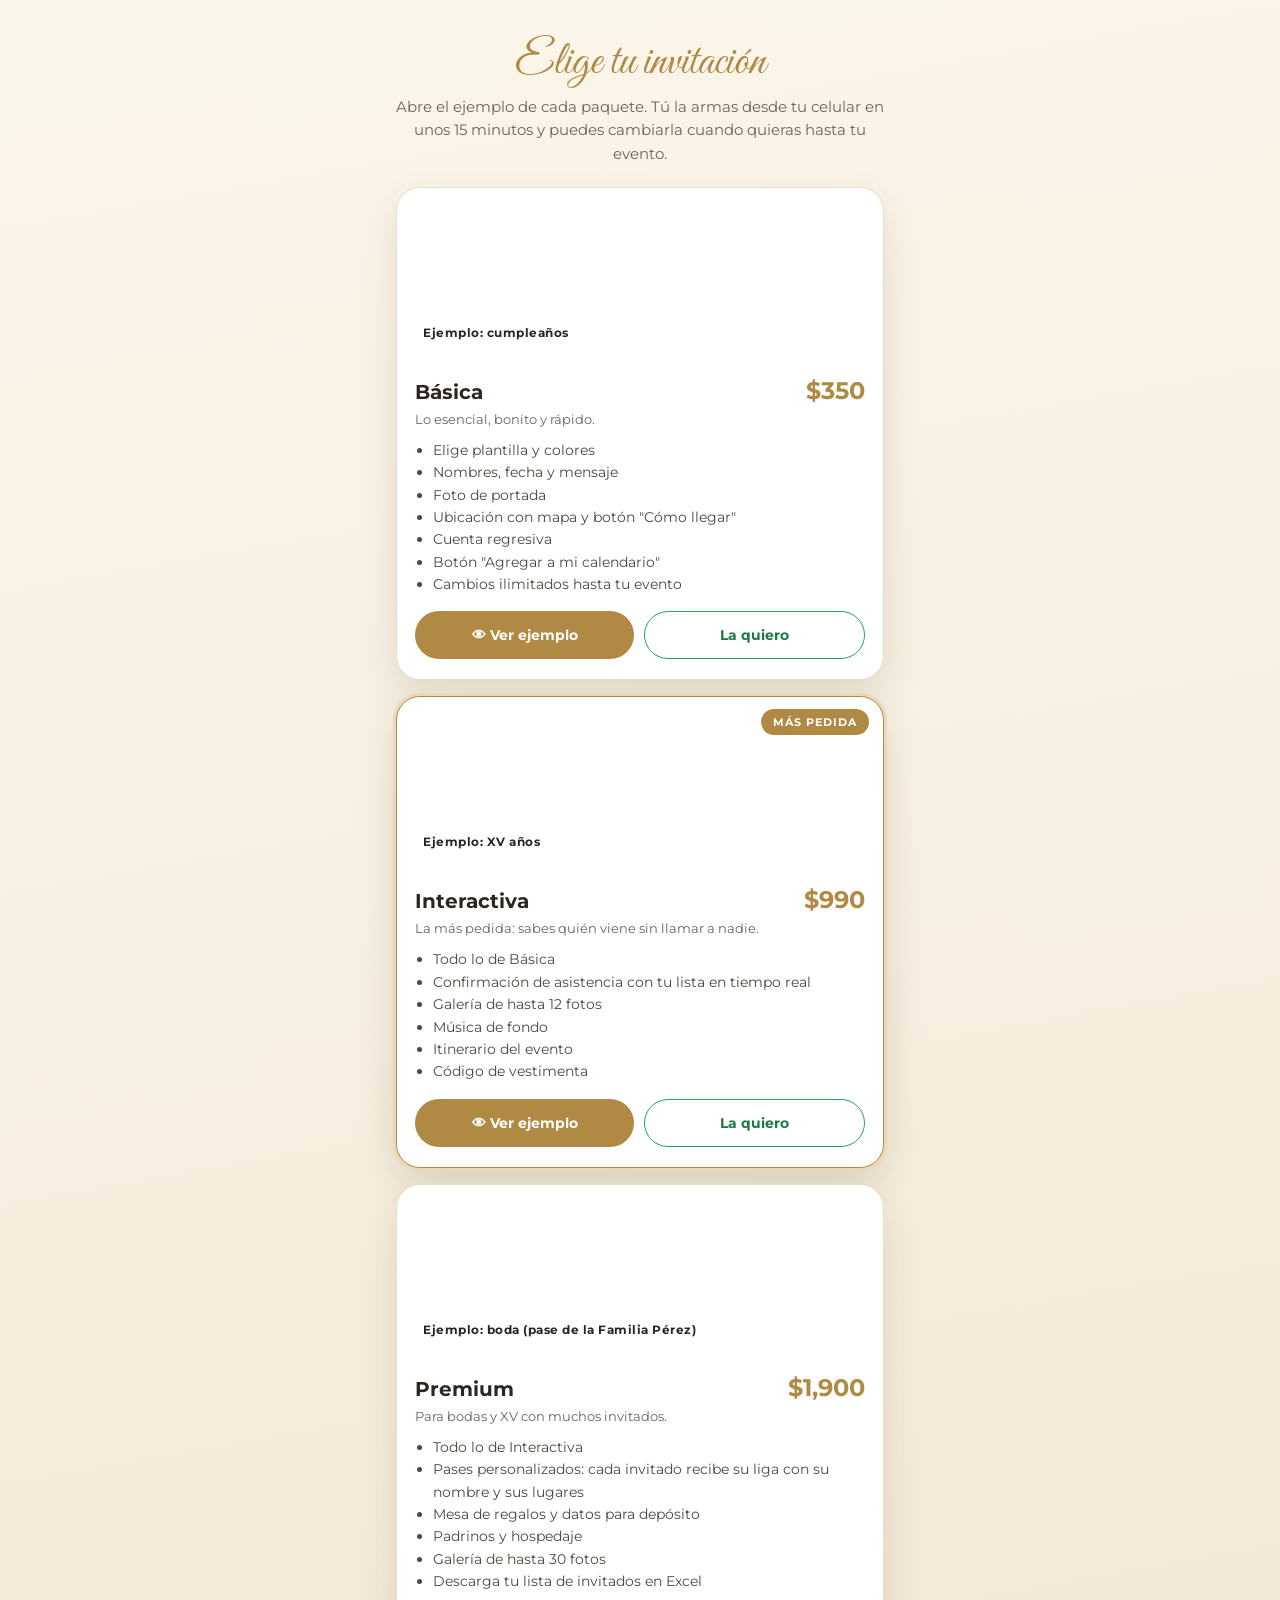
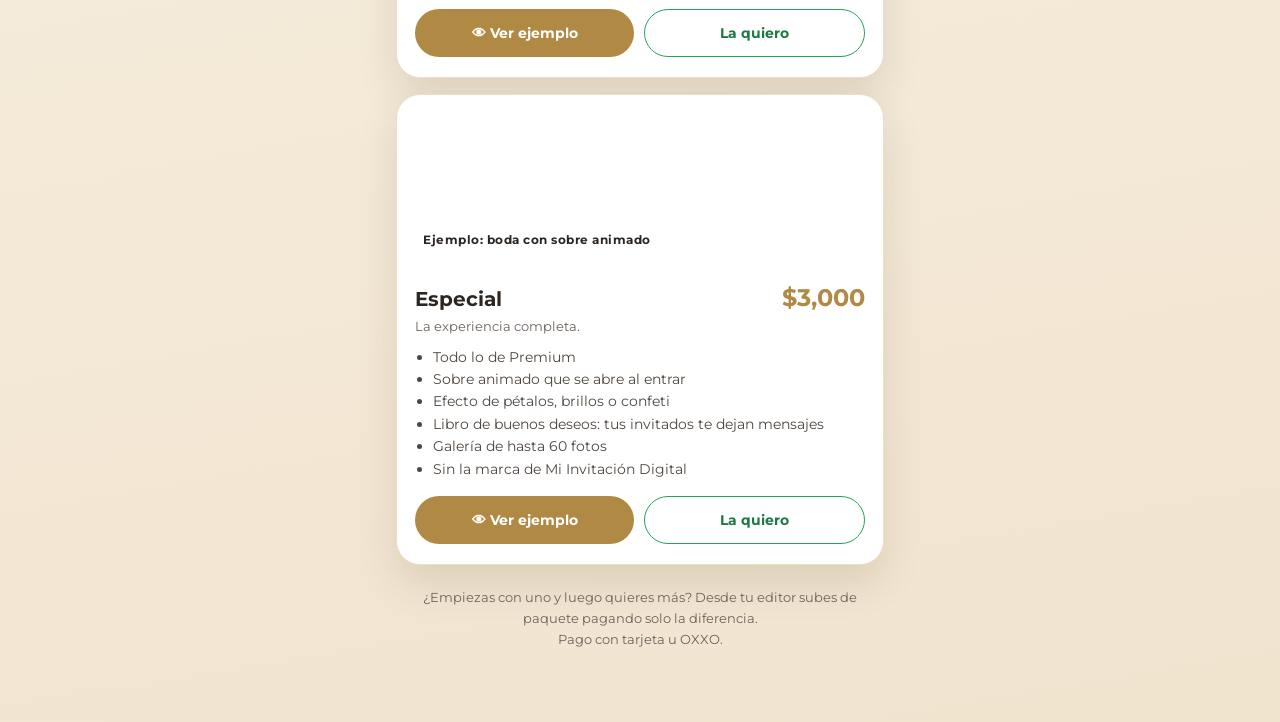
<file: demos/index.html>
<!DOCTYPE html>
<html lang="es">
<head>
<meta charset="UTF-8">
<meta name="viewport" content="width=device-width, initial-scale=1, viewport-fit=cover">
<title>Paquetes y demos · Mi Invitación Digital</title>
<meta name="description" content="Mira una invitación de ejemplo de cada paquete y elige la tuya.">
<meta property="og:title" content="Invitaciones digitales: mira un ejemplo de cada paquete">
<meta property="og:description" content="Básica $350 · Interactiva $990 · Premium $1,900 · Especial $3,000. Tú la armas desde tu celular.">
<link rel="preconnect" href="https://fonts.googleapis.com"><link rel="preconnect" href="https://fonts.gstatic.com" crossorigin>
<link href="https://fonts.googleapis.com/css2?family=Great+Vibes&family=Montserrat:wght@400;500;600;700&display=swap" rel="stylesheet">
<style>
*{box-sizing:border-box}
body{margin:0;font-family:Montserrat,Arial,sans-serif;color:#2c2520;background:linear-gradient(170deg,#fbf6eb,#f1e4cf);min-height:100svh;-webkit-tap-highlight-color:transparent}
.w{max-width:520px;margin:0 auto;padding:28px 16px 60px}
h1{font-family:'Great Vibes',cursive;font-weight:400;font-size:46px;color:#b08a45;text-align:center;margin:6px 0 4px}
.sub{text-align:center;color:#6c625b;font-size:15px;line-height:1.55;margin:0 0 22px}
.c{background:#fff;border-radius:24px;overflow:hidden;margin:16px 0;box-shadow:0 18px 40px rgba(60,40,10,.12);border:1.5px solid #ecdfc7}
.c.top{border-color:#b08a45;box-shadow:0 0 0 3px #ead9b8,0 18px 40px rgba(60,40,10,.14)}
.foto{height:170px;background:center/cover no-repeat;position:relative}
.foto span{position:absolute;left:14px;bottom:12px;background:rgba(255,255,255,.92);border-radius:999px;padding:6px 12px;font-size:12px;font-weight:700;letter-spacing:.5px}
.foto b{position:absolute;right:14px;top:12px;background:#b08a45;color:#fff;border-radius:999px;padding:6px 12px;font-size:11px;letter-spacing:1px;text-transform:uppercase}
.in{padding:18px 18px 20px}
.in h2{margin:0;font-size:20px;display:flex;justify-content:space-between;align-items:baseline}
.in h2 em{font-style:normal;color:#b08a45;font-size:24px}
.in p{margin:6px 0 0;color:#6c625b;font-size:13px}
ul{margin:12px 0 0;padding-left:18px;color:#4f463f;font-size:14px;line-height:1.6}
.bt{display:flex;gap:10px;margin-top:16px}
.bt a{flex:1;display:flex;align-items:center;justify-content:center;min-height:48px;border-radius:999px;font-weight:700;font-size:14px;text-decoration:none;touch-action:manipulation}
.ver{background:#b08a45;color:#fff}
.quiero{border:1.5px solid #25a35a;color:#1d7a44}
.nota{text-align:center;font-size:13px;color:#6c625b;line-height:1.6;margin-top:22px}
</style>
</head>
<body>
<div class="w">
  <h1>Elige tu invitación</h1>
  <p class="sub">Abre el ejemplo de cada paquete. Tú la armas desde tu celular en unos 15 minutos y puedes cambiarla cuando quieras hasta tu evento.</p>
  <div id="lista"></div>
  <p class="nota">¿Empiezas con uno y luego quieres más? Desde tu editor subes de paquete pagando solo la diferencia.<br>Pago con tarjeta u OXXO.</p>
</div>
<script src="../app/config.js?v=2"></script>
<script>
(function () {
  const F = id => 'https://images.unsplash.com/photo-' + id + '?w=900&q=75&auto=format&fit=crop';
  const P = [
    { k: 'basica', demo: 'demo-basica', foto: F('1530103862676-de8c9debad1d'), ej: 'Ejemplo: cumpleaños', nota: 'Lo esencial, bonito y rápido.' },
    { k: 'interactiva', demo: 'demo-interactiva', foto: F('1535254973040-607b474cb50d'), ej: 'Ejemplo: XV años', nota: 'La más pedida: sabes quién viene sin llamar a nadie.', top: true },
    { k: 'premium', demo: 'demo-premium&p=familia4', pos: 'center 25%', foto: F('1583939003579-730e3918a45a'), ej: 'Ejemplo: boda (pase de la Familia Pérez)', nota: 'Para bodas y XV con muchos invitados.' },
    { k: 'especial', demo: 'demo-especial', foto: F('1460978812857-470ed1c77af0'), ej: 'Ejemplo: boda con sobre animado', nota: 'La experiencia completa.' }
  ];
  document.getElementById('lista').innerHTML = P.map(x => {
    const p = INV.PLANES[x.k];
    const wa = 'https://wa.me/' + INV.KARINA + '?text=' + encodeURIComponent('Hola, quiero la invitación ' + p.nombre + ' de $' + p.precio.toLocaleString('es-MX'));
    return `<div class="c ${x.top ? 'top' : ''}"><div class="foto" style="background-image:url('${x.foto}');background-position:${x.pos || 'center'}"><span>${x.ej}</span>${x.top ? '<b>Más pedida</b>' : ''}</div>
      <div class="in"><h2>${p.nombre} <em>$${p.precio.toLocaleString('es-MX')}</em></h2><p>${x.nota}</p>
      <ul>${INV.INCLUYE[x.k].map(t => `<li>${t}</li>`).join('')}</ul>
      <div class="bt"><a class="ver" href="../i/?e=${x.demo}" target="_blank" rel="noopener">👁 Ver ejemplo</a><a class="quiero" href="${wa}">La quiero</a></div></div></div>`;
  }).join('');
})();
</script>
</body>
</html>
</file>
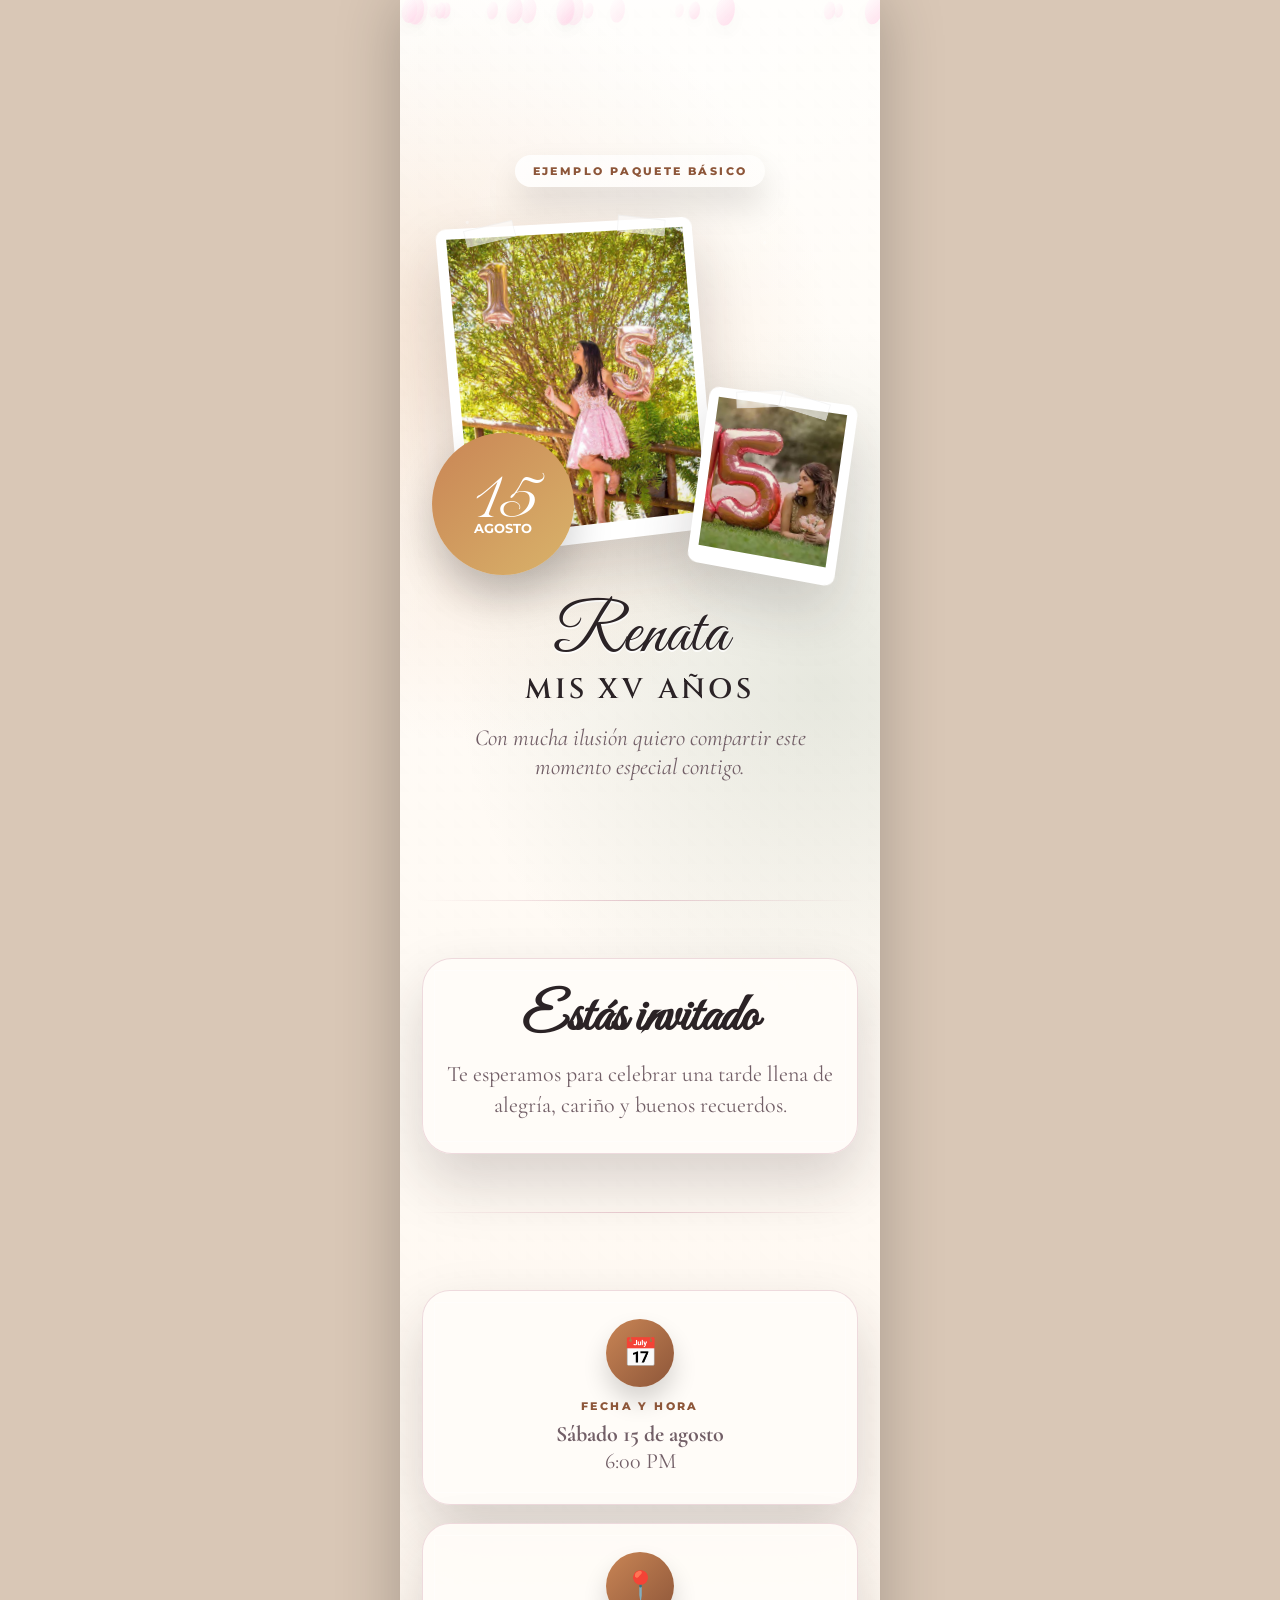
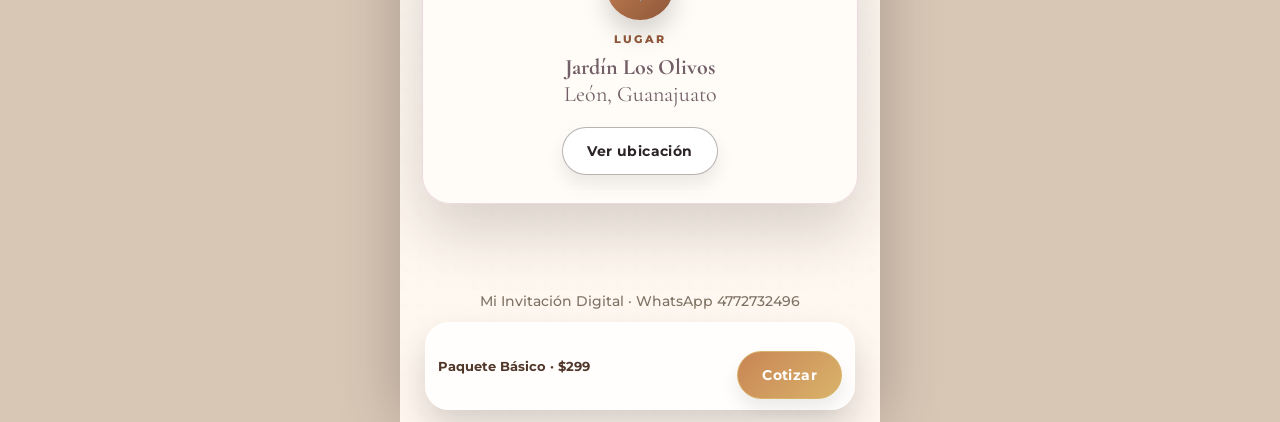
<file: paquete-basico/index.html>
<!DOCTYPE html><html lang="es"><head><meta charset="UTF-8"><meta name="viewport" content="width=device-width, initial-scale=1.0, viewport-fit=cover"><title>Paquete Básico</title>
<link rel="preconnect" href="https://fonts.googleapis.com"><link rel="preconnect" href="https://fonts.gstatic.com" crossorigin>
<link href="https://fonts.googleapis.com/css2?family=Cinzel:wght@400;500;600;700&family=Cormorant+Garamond:wght@400;500;600;700&family=Great+Vibes&family=Imperial+Script&family=Montserrat:wght@400;500;600;700;800&display=swap" rel="stylesheet">
<style>
:root{--bg1:#fff8fb;--bg2:#fff;--outside:#decbd4;--ink:#2b2326;--soft:#725f67;--accent:#d58aa8;--accent2:#a95f82;--gold:#d7b56d;--dark:#4c3440;--wash1:rgba(255,190,210,.28);--wash2:rgba(220,190,120,.22);--panel:rgba(255,252,248,.94);--panelLine:rgba(200,140,160,.3);--line:rgba(200,140,160,.45)}
*{box-sizing:border-box}html{scroll-behavior:smooth}body{margin:0;background:var(--outside);font-family:'Cormorant Garamond',serif;color:var(--ink);overflow-x:hidden}.page{width:100%;max-width:480px;min-height:100svh;margin:0 auto;position:relative;overflow:hidden;background:radial-gradient(circle at 50% -10%,rgba(255,255,255,.96),transparent 24%),radial-gradient(circle at 12% 18%,var(--wash1),transparent 22%),radial-gradient(circle at 88% 34%,var(--wash2),transparent 26%),linear-gradient(180deg,var(--bg2),var(--bg1));box-shadow:0 0 60px rgba(0,0,0,.24);perspective:1500px}.grain,.sparkles,.petals,.sheen{position:absolute;inset:0;pointer-events:none}.grain{opacity:.23;background-image:linear-gradient(45deg,rgba(0,0,0,.018) 25%,transparent 25%),linear-gradient(-45deg,rgba(0,0,0,.012) 25%,transparent 25%);background-size:18px 18px,22px 22px}.sparkles{opacity:.62;background-image:radial-gradient(circle at 14% 11%,rgba(255,255,255,.8) 0 1px,transparent 2px),radial-gradient(circle at 76% 12%,rgba(255,255,255,.65) 0 1px,transparent 2px),radial-gradient(circle at 42% 20%,rgba(255,228,180,.78) 0 1.5px,transparent 3px),radial-gradient(circle at 55% 37%,rgba(255,255,255,.6) 0 1px,transparent 2px),radial-gradient(circle at 26% 70%,rgba(255,255,255,.6) 0 1px,transparent 2px),radial-gradient(circle at 82% 80%,rgba(255,255,255,.55) 0 1px,transparent 2px);animation:twinkle 4.5s ease-in-out infinite alternate}.sheen{background:linear-gradient(115deg,transparent 0 38%,rgba(255,255,255,.18) 44%,transparent 50%);transform:translateX(-80%);animation:sheen 11s linear infinite}.petal{position:absolute;width:13px;height:21px;border-radius:70% 50% 70% 50%;background:linear-gradient(135deg,rgba(255,255,255,.95),rgba(255,190,220,.72));box-shadow:0 6px 14px rgba(0,0,0,.05);opacity:.6;animation:fall linear infinite}section{position:relative;z-index:2;padding:58px 22px;text-align:center}section:not(.hero)::before{content:'';position:absolute;left:18px;right:18px;top:0;height:1px;background:linear-gradient(90deg,transparent,var(--line),transparent)}.hero{padding-top:84px;padding-bottom:46px;min-height:100svh;display:flex;flex-direction:column;justify-content:center}.label{display:inline-block;margin:0 auto 16px;padding:9px 18px;border-radius:999px;background:linear-gradient(135deg,rgba(255,255,255,.86),rgba(255,255,255,.36));color:var(--accent2);box-shadow:0 18px 34px rgba(0,0,0,.12);font:800 11px 'Montserrat',sans-serif;text-transform:uppercase;letter-spacing:2.4px;animation:float 5s ease-in-out infinite}.names{font-family:'Great Vibes',cursive;font-size:68px;line-height:.88;margin:12px 0 6px;text-shadow:0 2px 0 rgba(255,255,255,.82)}.title{margin:0;font:600 28px 'Cinzel',serif;letter-spacing:3.8px;text-transform:uppercase}.quote{max-width:340px;margin:16px auto 0;font-size:23px;line-height:1.28;color:var(--soft);font-style:italic}.music{position:fixed;right:16px;top:16px;z-index:80;width:78px;height:78px;border-radius:50%;border:1px solid rgba(255,255,255,.56);background:linear-gradient(135deg,var(--accent),var(--gold));color:#fff;box-shadow:0 16px 34px rgba(0,0,0,.24);font:800 12px 'Montserrat',sans-serif;letter-spacing:1px;cursor:pointer;animation:musicPulse 3s ease-in-out infinite}.sticky{position:fixed;left:50%;bottom:12px;transform:translateX(-50%);width:min(430px,calc(100% - 22px));z-index:75;background:rgba(255,255,255,.86);border:1px solid rgba(255,255,255,.72);backdrop-filter:blur(14px);border-radius:24px;padding:10px 12px;display:flex;align-items:center;justify-content:space-between;gap:10px;box-shadow:0 18px 34px rgba(0,0,0,.16)}.sticky span{font:700 13px 'Montserrat',sans-serif;color:var(--dark);text-align:left}.panel,.detail{position:relative;background:var(--panel);border:1px solid var(--panelLine);box-shadow:0 28px 60px rgba(40,25,30,.18);overflow:hidden}.panel{padding:32px 20px;border-radius:30px}.panel:before,.detail:before{content:'';position:absolute;inset:11px;border:1px solid rgba(255,255,255,.32);pointer-events:none}.panel:after,.detail:after{content:'';position:absolute;top:0;bottom:0;left:-130px;width:90px;transform:skewX(-18deg);background:linear-gradient(90deg,transparent,rgba(255,255,255,.58),transparent);animation:glint 5.2s infinite}h2{margin:0 0 14px;font-family:'Great Vibes',cursive;font-size:54px;line-height:1}.copy{margin:0;font-size:22px;color:var(--soft);line-height:1.4}.btn{display:inline-block;margin-top:18px;padding:14px 24px;border-radius:999px;border:1px solid rgba(47,37,27,.34);background:#fff;color:var(--ink);text-decoration:none;font:700 14px 'Montserrat',sans-serif;letter-spacing:.4px;box-shadow:0 10px 18px rgba(0,0,0,.08);transition:all .35s ease}.btn:hover{transform:translateY(-3px) scale(1.03);background:linear-gradient(135deg,var(--accent),var(--gold));color:#fff;box-shadow:0 16px 26px rgba(0,0,0,.18)}.btn.fill{background:linear-gradient(135deg,var(--accent),var(--gold));color:#fff;border-color:var(--gold)}.btn.dark{background:var(--dark);border-color:var(--dark);color:#fff}.btn.wide{width:100%}.photo{position:absolute;background:#fff;border:10px solid #fff;border-bottom-width:18px;background-size:cover;background-position:center;box-shadow:0 28px 60px rgba(40,25,30,.18);transform-style:preserve-3d;border-radius:10px}.photo:before,.photo:after{content:'';position:absolute;top:-12px;width:48px;height:15px;background:rgba(255,255,255,.62);border:1px solid rgba(180,180,180,.14)}.photo:before{left:18px;transform:rotate(-10deg)}.photo:after{right:18px;transform:rotate(9deg)}.details{display:grid;gap:18px;margin-top:20px}.detail{padding:28px 18px;border-radius:28px}.icon{width:68px;height:68px;margin:0 auto 12px;border-radius:50%;display:grid;place-items:center;color:#fff;font-size:28px;background:linear-gradient(135deg,var(--accent),var(--accent2));box-shadow:0 14px 24px rgba(0,0,0,.16);animation:iconFloat 3.5s ease-in-out infinite}.tag{font:800 11px 'Montserrat',sans-serif;letter-spacing:2.4px;text-transform:uppercase;color:var(--accent2)}.detail p{font-size:22px;line-height:1.25;color:var(--soft);margin:8px 0 0}.timeline{margin-top:12px;text-align:left;position:relative}.timeline:before{content:'';position:absolute;left:38px;top:20px;bottom:20px;width:2px;background:linear-gradient(var(--accent),rgba(0,0,0,.12))}.row{display:flex;gap:14px;padding:14px 0;border-bottom:1px solid rgba(0,0,0,.065);position:relative;font-size:21px}.row:last-child{border-bottom:0}.row:before{content:'';position:absolute;left:32px;top:23px;width:14px;height:14px;border-radius:50%;background:var(--accent);box-shadow:0 0 0 5px rgba(255,255,255,.96)}.time{min-width:88px;padding-left:24px;color:var(--accent2);font-weight:700}.palette{display:flex;justify-content:center;gap:10px;margin-top:16px}.palette span{width:22px;height:22px;border-radius:50%;box-shadow:0 4px 10px rgba(0,0,0,.08)}.count-lace{width:250px;height:250px;border-radius:50%;margin:0 auto 16px;padding:26px;background:repeating-radial-gradient(circle,#fff 0 5px,transparent 6px 13px);filter:drop-shadow(0 16px 22px rgba(0,0,0,.16));animation:float 5.4s ease-in-out infinite}.count-core{width:100%;height:100%;border-radius:50%;display:grid;place-items:center;background:linear-gradient(135deg,var(--accent),var(--gold));color:#fff;box-shadow:inset 0 0 30px rgba(255,255,255,.13)}.count-core h3{font-family:'Great Vibes',cursive;font-size:52px;margin:0;line-height:.9}.nums{font:800 28px 'Montserrat',sans-serif;letter-spacing:1px}.nums small{display:block;margin-top:4px;font:600 10px 'Montserrat',sans-serif;letter-spacing:2px;text-transform:uppercase}input,textarea{width:100%;padding:14px;border-radius:14px;border:1px solid var(--panelLine);margin-bottom:10px;background:#fffaf4;color:var(--ink);font:500 15px 'Montserrat',sans-serif}.footer{position:relative;z-index:2;padding:30px 22px 112px;text-align:center;color:#7f7264;font:500 14px 'Montserrat',sans-serif}.reveal{opacity:0;transform:translateY(34px) scale(.98);transition:opacity .85s ease,transform .85s ease}.reveal.visible{opacity:1;transform:translateY(0) scale(1)}@keyframes twinkle{0%{opacity:.28}100%{opacity:.74}}@keyframes sheen{0%{transform:translateX(-85%)}100%{transform:translateX(140%)}}@keyframes musicPulse{0%,100%{box-shadow:0 16px 34px rgba(0,0,0,.24)}50%{box-shadow:0 16px 34px rgba(0,0,0,.28),0 0 0 8px rgba(255,255,255,.14)}}@keyframes float{0%,100%{transform:translateY(0)}50%{transform:translateY(-10px)}}@keyframes floatAlt{0%,100%{transform:translateY(0)}50%{transform:translateY(12px)}}@keyframes glint{0%{left:-130px}45%,100%{left:125%}}@keyframes iconFloat{0%,100%{transform:translateY(0)}50%{transform:translateY(-6px)}}@keyframes fall{0%{transform:translateY(-30px) rotate(0);opacity:0}12%{opacity:.58}100%{transform:translateY(1150px) translateX(40px) rotate(340deg);opacity:0}}@keyframes flapOpen{0%,100%{transform:rotateX(0deg)}50%{transform:rotateX(-58deg) translateY(-8px)}}@keyframes cardRise{0%,100%{transform:translateX(-50%) translateY(8px) translateZ(70px) rotateZ(-3deg)}50%{transform:translateX(-50%) translateY(-44px) translateZ(105px) rotateZ(2deg)}}@media(max-width:380px){section{padding-left:18px;padding-right:18px}.names{font-size:58px}.sticky span{font-size:12px}.count-lace{width:224px;height:224px}}
</style>
<style>:root{--outside:#d9c7b6;--bg1:#fff7ef;--bg2:#fffdf9;--wash1:rgba(224,154,99,.22);--wash2:rgba(119,143,116,.18);--accent:#c98555;--accent2:#8d5639;--gold:#d9b36a;--dark:#51372a;}</style></head><body data-event="los XV años de Renata"><main class="page"><div class="grain"></div><div class="sparkles"></div><div class="petals" id="petals"></div><div class="sheen"></div><div class="sticky"><span>Paquete Básico · $299</span><a class="btn fill" href="https://wa.me/524772732496?text=Hola%2C%20quiero%20el%20paquete%20b%C3%A1sico" target="_blank">Cotizar</a></div><section class="hero reveal visible"><div class="label">Ejemplo Paquete Básico</div><div style="position:relative;height:390px;perspective:1200px"><div class="photo" style="left:28px;top:20px;width:260px;height:320px;background-image:url('assets/foto04.jpg');transform:rotateY(14deg) rotateZ(-5deg);animation:float 6s ease-in-out infinite"></div><div class="photo" style="right:12px;bottom:18px;width:150px;height:180px;background-image:url('assets/foto05.jpg');transform:rotateY(-16deg) rotateZ(8deg);animation:floatAlt 7s ease-in-out infinite"></div><div style="position:absolute;left:10px;bottom:18px;width:142px;height:142px;border-radius:50%;display:grid;place-items:center;background:linear-gradient(135deg,var(--accent),var(--gold));color:#fff;box-shadow:0 20px 40px rgba(0,0,0,.18)"><div><div style="font-family:'Imperial Script',cursive;font-size:74px;line-height:.65">15</div><div style="font:700 13px 'Montserrat',sans-serif">AGOSTO</div></div></div></div><div class="names">Renata</div><p class="title">Mis XV Años</p><p class="quote">Con mucha ilusión quiero compartir este momento especial contigo.</p></section><section class="reveal"><div class="panel"><h2>Estás invitado</h2><p class="copy">Te esperamos para celebrar una tarde llena de alegría, cariño y buenos recuerdos.</p></div></section><section class="reveal"><div class="details"><div class="detail"><div class="icon">📅</div><div class="tag">Fecha y hora</div><p><strong>Sábado 15 de agosto</strong><br>6:00 PM</p></div><div class="detail"><div class="icon">📍</div><div class="tag">Lugar</div><p><strong>Jardín Los Olivos</strong><br>León, Guanajuato</p><a class="btn" href="https://maps.google.com" target="_blank">Ver ubicación</a></div></div></section><footer class="footer">Mi Invitación Digital · WhatsApp 4772732496</footer></main><script>const observer=new IntersectionObserver((e)=>{e.forEach(x=>{if(x.isIntersecting)x.target.classList.add('visible')})},{threshold:.14});document.querySelectorAll('.reveal').forEach(el=>observer.observe(el));let audioCtx,isPlaying=false,timer;const progression=[[261.63,329.63,392,523.25],[220,277.18,329.63,440],[196,246.94,311.13,392],[174.61,220,293.66,369.99]];function tone(f,s,d,g,t='sine'){const o=audioCtx.createOscillator(),a=audioCtx.createGain();o.type=t;o.frequency.setValueAtTime(f,s);a.gain.setValueAtTime(.0001,s);a.gain.exponentialRampToValueAtTime(g,s+.08);a.gain.exponentialRampToValueAtTime(.0001,s+d);o.connect(a);a.connect(audioCtx.destination);o.start(s);o.stop(s+d+.05)}function playLoop(){if(!isPlaying)return;const n=audioCtx.currentTime;progression.forEach((c,i)=>{const b=n+i*1.9;c.forEach((f,j)=>tone(f,b+j*.1,1.6,j===0?.038:.02,j===0?'triangle':'sine'));tone(c[0]/2,b,1.8,.016,'sine');tone(c[2]*2,b+.88,.52,.01,'triangle')});timer=setTimeout(playLoop,7700)}function toggleMusic(){const b=document.querySelector('.music');if(!audioCtx)audioCtx=new(window.AudioContext||window.webkitAudioContext)();if(audioCtx.state==='suspended')audioCtx.resume();if(!isPlaying){isPlaying=true;b.innerHTML='PAUSAR';playLoop()}else{isPlaying=false;b.innerHTML='DALE<br>PLAY';clearTimeout(timer)}}function startCountdown(t){const target=new Date(t);function tick(){const diff=Math.max(target-new Date(),0),d=Math.floor(diff/86400000),h=Math.floor(diff/3600000%24),m=Math.floor(diff/60000%60);document.querySelectorAll('[data-days]').forEach(e=>e.textContent=String(d).padStart(3,'0'));document.querySelectorAll('[data-hours]').forEach(e=>e.textContent=String(h).padStart(2,'0'));document.querySelectorAll('[data-minutes]').forEach(e=>e.textContent=String(m).padStart(2,'0'))}tick();setInterval(tick,1000)}if(document.body.dataset.date)startCountdown(document.body.dataset.date);function sendRSVP(){const n=document.getElementById('guestName')?.value||'Invitado',m=document.getElementById('guestMsg')?.value||'Confirmo mi asistencia.',ev=document.body.dataset.event||'el evento',text=encodeURIComponent(`Hola, soy ${n}. ${m} Confirmo asistencia a ${ev}.`);window.open(`https://wa.me/524772732496?text=${text}`,'_blank')}const petalsWrap=document.getElementById('petals');if(petalsWrap){for(let i=0;i<20;i++){const p=document.createElement('span');p.className='petal';p.style.left=Math.random()*100+'%';p.style.animationDuration=(10+Math.random()*10)+'s';p.style.animationDelay=(Math.random()*8)+'s';p.style.opacity=.22+Math.random()*.5;p.style.transform=`scale(${.65+Math.random()*.8})`;petalsWrap.appendChild(p)}}</script></body></html>
</file>
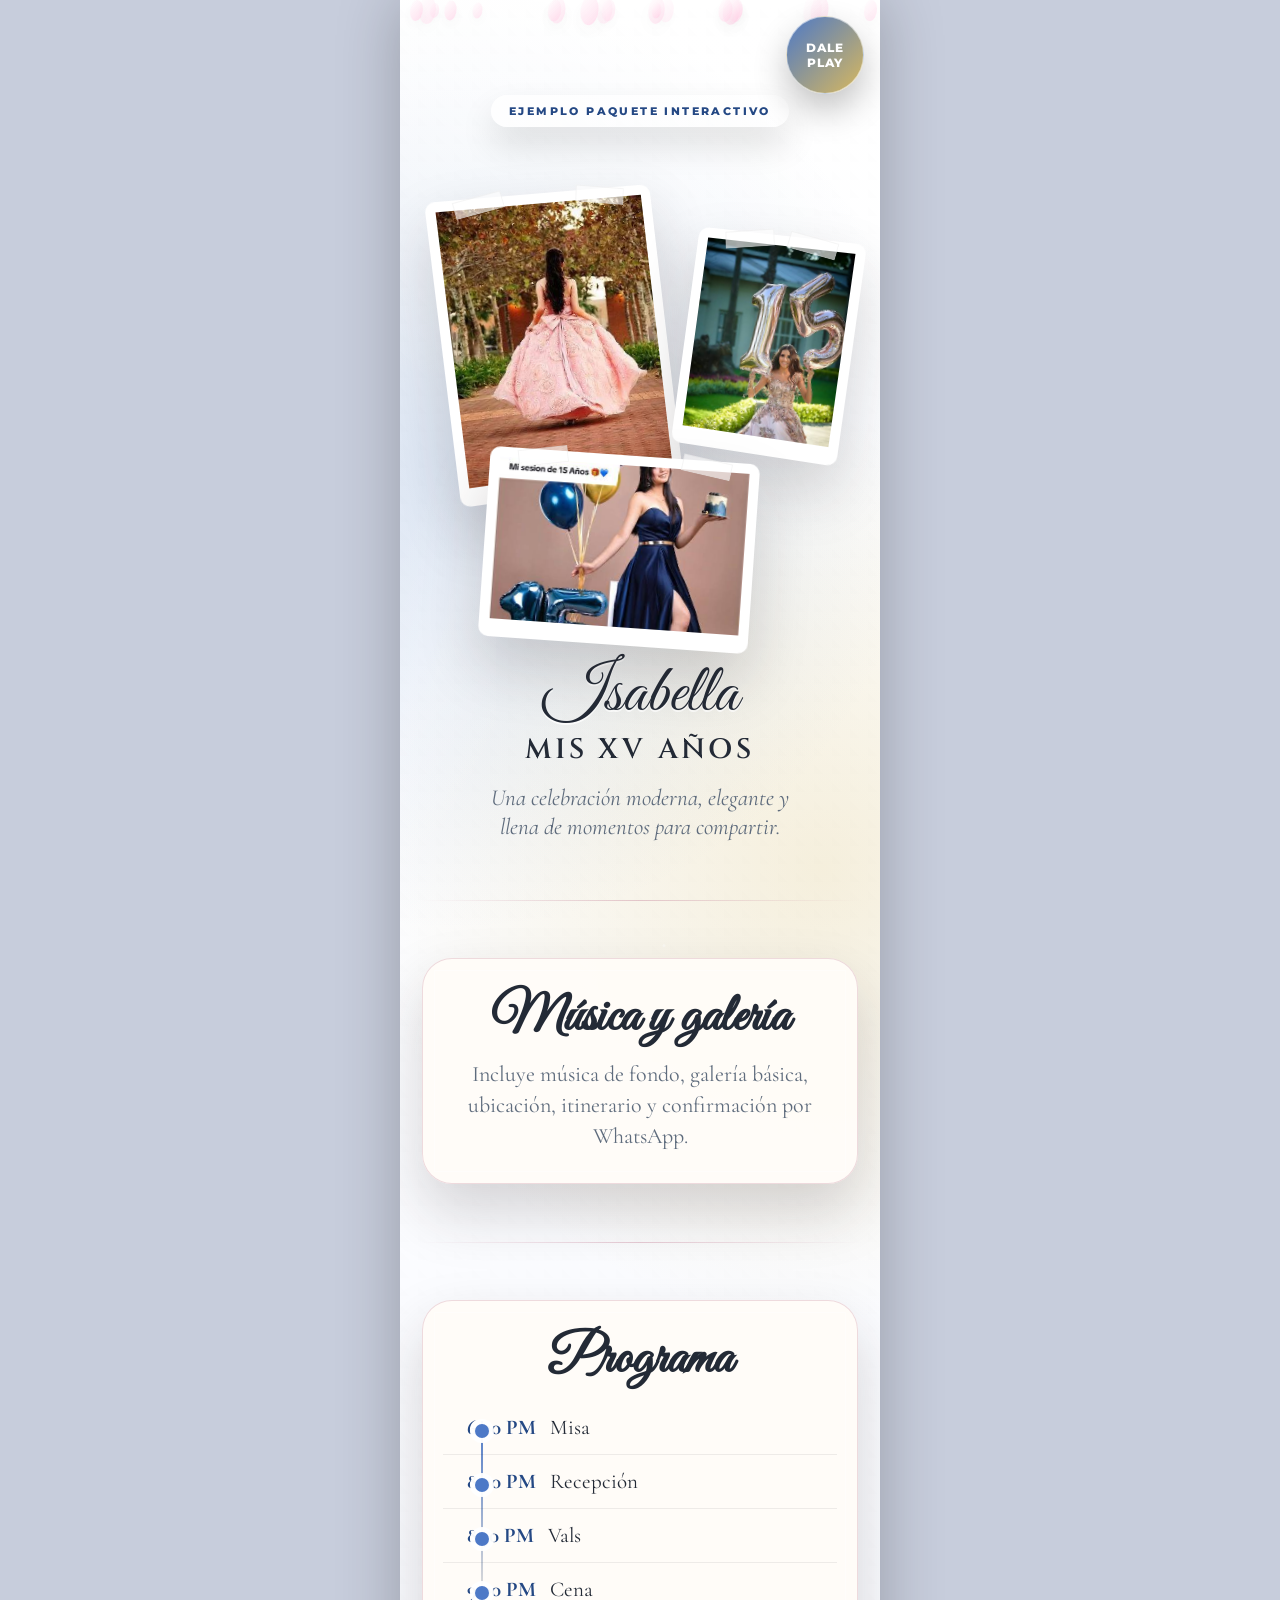
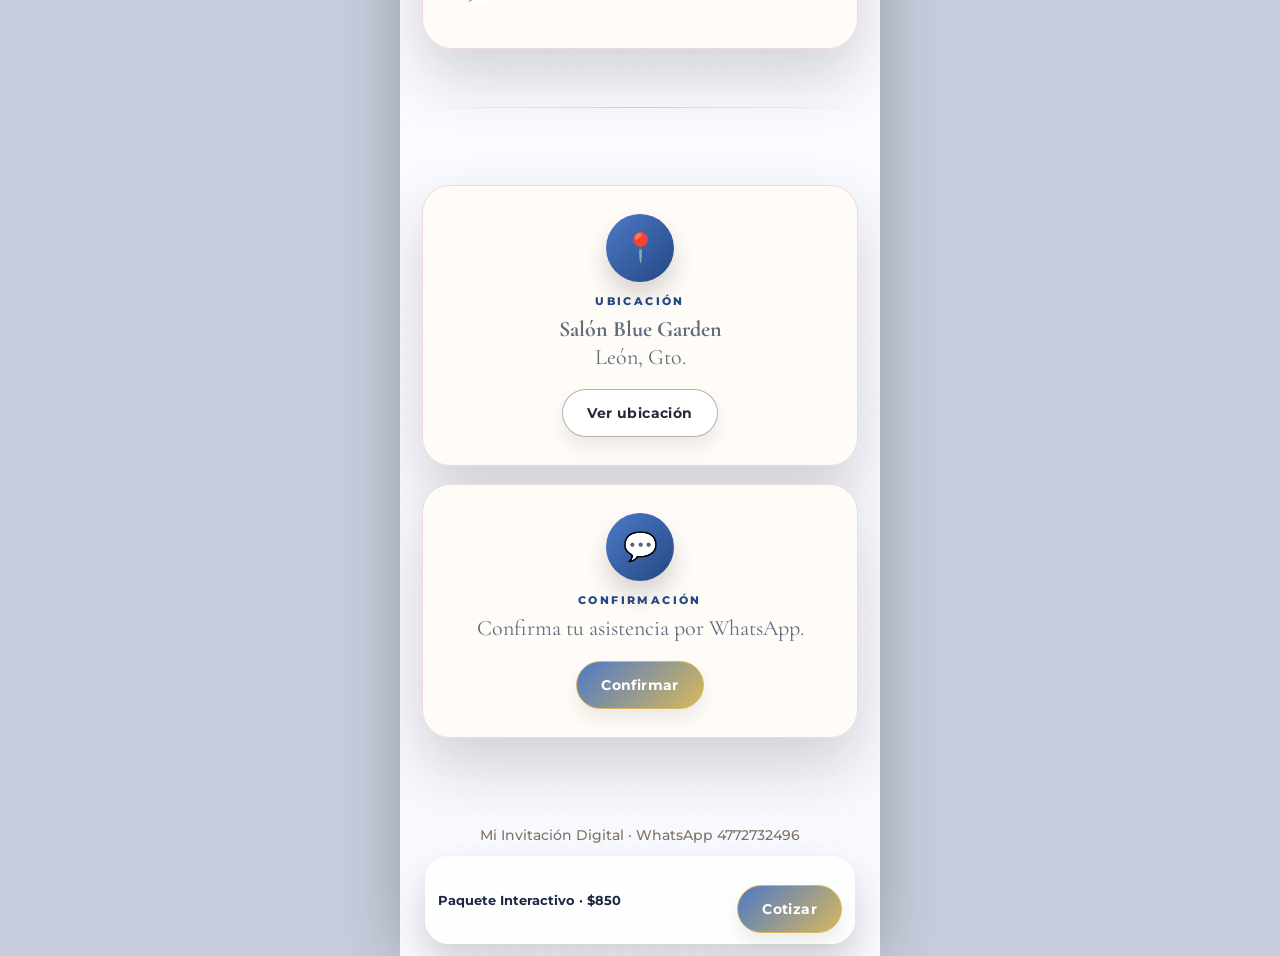
<file: paquete-interactivo/index.html>
<!DOCTYPE html><html lang="es"><head><meta charset="UTF-8"><meta name="viewport" content="width=device-width, initial-scale=1.0, viewport-fit=cover"><title>Paquete Interactivo</title>
<link rel="preconnect" href="https://fonts.googleapis.com"><link rel="preconnect" href="https://fonts.gstatic.com" crossorigin>
<link href="https://fonts.googleapis.com/css2?family=Cinzel:wght@400;500;600;700&family=Cormorant+Garamond:wght@400;500;600;700&family=Great+Vibes&family=Imperial+Script&family=Montserrat:wght@400;500;600;700;800&display=swap" rel="stylesheet">
<style>
:root{--bg1:#fff8fb;--bg2:#fff;--outside:#decbd4;--ink:#2b2326;--soft:#725f67;--accent:#d58aa8;--accent2:#a95f82;--gold:#d7b56d;--dark:#4c3440;--wash1:rgba(255,190,210,.28);--wash2:rgba(220,190,120,.22);--panel:rgba(255,252,248,.94);--panelLine:rgba(200,140,160,.3);--line:rgba(200,140,160,.45)}
*{box-sizing:border-box}html{scroll-behavior:smooth}body{margin:0;background:var(--outside);font-family:'Cormorant Garamond',serif;color:var(--ink);overflow-x:hidden}.page{width:100%;max-width:480px;min-height:100svh;margin:0 auto;position:relative;overflow:hidden;background:radial-gradient(circle at 50% -10%,rgba(255,255,255,.96),transparent 24%),radial-gradient(circle at 12% 18%,var(--wash1),transparent 22%),radial-gradient(circle at 88% 34%,var(--wash2),transparent 26%),linear-gradient(180deg,var(--bg2),var(--bg1));box-shadow:0 0 60px rgba(0,0,0,.24);perspective:1500px}.grain,.sparkles,.petals,.sheen{position:absolute;inset:0;pointer-events:none}.grain{opacity:.23;background-image:linear-gradient(45deg,rgba(0,0,0,.018) 25%,transparent 25%),linear-gradient(-45deg,rgba(0,0,0,.012) 25%,transparent 25%);background-size:18px 18px,22px 22px}.sparkles{opacity:.62;background-image:radial-gradient(circle at 14% 11%,rgba(255,255,255,.8) 0 1px,transparent 2px),radial-gradient(circle at 76% 12%,rgba(255,255,255,.65) 0 1px,transparent 2px),radial-gradient(circle at 42% 20%,rgba(255,228,180,.78) 0 1.5px,transparent 3px),radial-gradient(circle at 55% 37%,rgba(255,255,255,.6) 0 1px,transparent 2px),radial-gradient(circle at 26% 70%,rgba(255,255,255,.6) 0 1px,transparent 2px),radial-gradient(circle at 82% 80%,rgba(255,255,255,.55) 0 1px,transparent 2px);animation:twinkle 4.5s ease-in-out infinite alternate}.sheen{background:linear-gradient(115deg,transparent 0 38%,rgba(255,255,255,.18) 44%,transparent 50%);transform:translateX(-80%);animation:sheen 11s linear infinite}.petal{position:absolute;width:13px;height:21px;border-radius:70% 50% 70% 50%;background:linear-gradient(135deg,rgba(255,255,255,.95),rgba(255,190,220,.72));box-shadow:0 6px 14px rgba(0,0,0,.05);opacity:.6;animation:fall linear infinite}section{position:relative;z-index:2;padding:58px 22px;text-align:center}section:not(.hero)::before{content:'';position:absolute;left:18px;right:18px;top:0;height:1px;background:linear-gradient(90deg,transparent,var(--line),transparent)}.hero{padding-top:84px;padding-bottom:46px;min-height:100svh;display:flex;flex-direction:column;justify-content:center}.label{display:inline-block;margin:0 auto 16px;padding:9px 18px;border-radius:999px;background:linear-gradient(135deg,rgba(255,255,255,.86),rgba(255,255,255,.36));color:var(--accent2);box-shadow:0 18px 34px rgba(0,0,0,.12);font:800 11px 'Montserrat',sans-serif;text-transform:uppercase;letter-spacing:2.4px;animation:float 5s ease-in-out infinite}.names{font-family:'Great Vibes',cursive;font-size:68px;line-height:.88;margin:12px 0 6px;text-shadow:0 2px 0 rgba(255,255,255,.82)}.title{margin:0;font:600 28px 'Cinzel',serif;letter-spacing:3.8px;text-transform:uppercase}.quote{max-width:340px;margin:16px auto 0;font-size:23px;line-height:1.28;color:var(--soft);font-style:italic}.music{position:fixed;right:16px;top:16px;z-index:80;width:78px;height:78px;border-radius:50%;border:1px solid rgba(255,255,255,.56);background:linear-gradient(135deg,var(--accent),var(--gold));color:#fff;box-shadow:0 16px 34px rgba(0,0,0,.24);font:800 12px 'Montserrat',sans-serif;letter-spacing:1px;cursor:pointer;animation:musicPulse 3s ease-in-out infinite}.sticky{position:fixed;left:50%;bottom:12px;transform:translateX(-50%);width:min(430px,calc(100% - 22px));z-index:75;background:rgba(255,255,255,.86);border:1px solid rgba(255,255,255,.72);backdrop-filter:blur(14px);border-radius:24px;padding:10px 12px;display:flex;align-items:center;justify-content:space-between;gap:10px;box-shadow:0 18px 34px rgba(0,0,0,.16)}.sticky span{font:700 13px 'Montserrat',sans-serif;color:var(--dark);text-align:left}.panel,.detail{position:relative;background:var(--panel);border:1px solid var(--panelLine);box-shadow:0 28px 60px rgba(40,25,30,.18);overflow:hidden}.panel{padding:32px 20px;border-radius:30px}.panel:before,.detail:before{content:'';position:absolute;inset:11px;border:1px solid rgba(255,255,255,.32);pointer-events:none}.panel:after,.detail:after{content:'';position:absolute;top:0;bottom:0;left:-130px;width:90px;transform:skewX(-18deg);background:linear-gradient(90deg,transparent,rgba(255,255,255,.58),transparent);animation:glint 5.2s infinite}h2{margin:0 0 14px;font-family:'Great Vibes',cursive;font-size:54px;line-height:1}.copy{margin:0;font-size:22px;color:var(--soft);line-height:1.4}.btn{display:inline-block;margin-top:18px;padding:14px 24px;border-radius:999px;border:1px solid rgba(47,37,27,.34);background:#fff;color:var(--ink);text-decoration:none;font:700 14px 'Montserrat',sans-serif;letter-spacing:.4px;box-shadow:0 10px 18px rgba(0,0,0,.08);transition:all .35s ease}.btn:hover{transform:translateY(-3px) scale(1.03);background:linear-gradient(135deg,var(--accent),var(--gold));color:#fff;box-shadow:0 16px 26px rgba(0,0,0,.18)}.btn.fill{background:linear-gradient(135deg,var(--accent),var(--gold));color:#fff;border-color:var(--gold)}.btn.dark{background:var(--dark);border-color:var(--dark);color:#fff}.btn.wide{width:100%}.photo{position:absolute;background:#fff;border:10px solid #fff;border-bottom-width:18px;background-size:cover;background-position:center;box-shadow:0 28px 60px rgba(40,25,30,.18);transform-style:preserve-3d;border-radius:10px}.photo:before,.photo:after{content:'';position:absolute;top:-12px;width:48px;height:15px;background:rgba(255,255,255,.62);border:1px solid rgba(180,180,180,.14)}.photo:before{left:18px;transform:rotate(-10deg)}.photo:after{right:18px;transform:rotate(9deg)}.details{display:grid;gap:18px;margin-top:20px}.detail{padding:28px 18px;border-radius:28px}.icon{width:68px;height:68px;margin:0 auto 12px;border-radius:50%;display:grid;place-items:center;color:#fff;font-size:28px;background:linear-gradient(135deg,var(--accent),var(--accent2));box-shadow:0 14px 24px rgba(0,0,0,.16);animation:iconFloat 3.5s ease-in-out infinite}.tag{font:800 11px 'Montserrat',sans-serif;letter-spacing:2.4px;text-transform:uppercase;color:var(--accent2)}.detail p{font-size:22px;line-height:1.25;color:var(--soft);margin:8px 0 0}.timeline{margin-top:12px;text-align:left;position:relative}.timeline:before{content:'';position:absolute;left:38px;top:20px;bottom:20px;width:2px;background:linear-gradient(var(--accent),rgba(0,0,0,.12))}.row{display:flex;gap:14px;padding:14px 0;border-bottom:1px solid rgba(0,0,0,.065);position:relative;font-size:21px}.row:last-child{border-bottom:0}.row:before{content:'';position:absolute;left:32px;top:23px;width:14px;height:14px;border-radius:50%;background:var(--accent);box-shadow:0 0 0 5px rgba(255,255,255,.96)}.time{min-width:88px;padding-left:24px;color:var(--accent2);font-weight:700}.palette{display:flex;justify-content:center;gap:10px;margin-top:16px}.palette span{width:22px;height:22px;border-radius:50%;box-shadow:0 4px 10px rgba(0,0,0,.08)}.count-lace{width:250px;height:250px;border-radius:50%;margin:0 auto 16px;padding:26px;background:repeating-radial-gradient(circle,#fff 0 5px,transparent 6px 13px);filter:drop-shadow(0 16px 22px rgba(0,0,0,.16));animation:float 5.4s ease-in-out infinite}.count-core{width:100%;height:100%;border-radius:50%;display:grid;place-items:center;background:linear-gradient(135deg,var(--accent),var(--gold));color:#fff;box-shadow:inset 0 0 30px rgba(255,255,255,.13)}.count-core h3{font-family:'Great Vibes',cursive;font-size:52px;margin:0;line-height:.9}.nums{font:800 28px 'Montserrat',sans-serif;letter-spacing:1px}.nums small{display:block;margin-top:4px;font:600 10px 'Montserrat',sans-serif;letter-spacing:2px;text-transform:uppercase}input,textarea{width:100%;padding:14px;border-radius:14px;border:1px solid var(--panelLine);margin-bottom:10px;background:#fffaf4;color:var(--ink);font:500 15px 'Montserrat',sans-serif}.footer{position:relative;z-index:2;padding:30px 22px 112px;text-align:center;color:#7f7264;font:500 14px 'Montserrat',sans-serif}.reveal{opacity:0;transform:translateY(34px) scale(.98);transition:opacity .85s ease,transform .85s ease}.reveal.visible{opacity:1;transform:translateY(0) scale(1)}@keyframes twinkle{0%{opacity:.28}100%{opacity:.74}}@keyframes sheen{0%{transform:translateX(-85%)}100%{transform:translateX(140%)}}@keyframes musicPulse{0%,100%{box-shadow:0 16px 34px rgba(0,0,0,.24)}50%{box-shadow:0 16px 34px rgba(0,0,0,.28),0 0 0 8px rgba(255,255,255,.14)}}@keyframes float{0%,100%{transform:translateY(0)}50%{transform:translateY(-10px)}}@keyframes floatAlt{0%,100%{transform:translateY(0)}50%{transform:translateY(12px)}}@keyframes glint{0%{left:-130px}45%,100%{left:125%}}@keyframes iconFloat{0%,100%{transform:translateY(0)}50%{transform:translateY(-6px)}}@keyframes fall{0%{transform:translateY(-30px) rotate(0);opacity:0}12%{opacity:.58}100%{transform:translateY(1150px) translateX(40px) rotate(340deg);opacity:0}}@keyframes flapOpen{0%,100%{transform:rotateX(0deg)}50%{transform:rotateX(-58deg) translateY(-8px)}}@keyframes cardRise{0%,100%{transform:translateX(-50%) translateY(8px) translateZ(70px) rotateZ(-3deg)}50%{transform:translateX(-50%) translateY(-44px) translateZ(105px) rotateZ(2deg)}}@media(max-width:380px){section{padding-left:18px;padding-right:18px}.names{font-size:58px}.sticky span{font-size:12px}.count-lace{width:224px;height:224px}}
</style>
<style>:root{--outside:#c7cddc;--bg1:#f7f9ff;--bg2:#fff;--wash1:rgba(86,132,196,.20);--wash2:rgba(220,189,97,.22);--ink:#232a36;--soft:#5f6c7d;--accent:#4d79c7;--accent2:#244884;--gold:#d8b85d;--dark:#1d2940;}</style></head><body data-date="2026-10-10T18:00:00" data-event="los XV años de Isabella"><main class="page"><div class="grain"></div><div class="sparkles"></div><div class="petals" id="petals"></div><div class="sheen"></div><button class="music" onclick="toggleMusic()">DALE<br>PLAY</button><div class="sticky"><span>Paquete Interactivo · $850</span><a class="btn fill" href="https://wa.me/524772732496?text=Hola%2C%20quiero%20el%20paquete%20interactivo" target="_blank">Cotizar</a></div><section class="hero reveal visible"><div class="label">Ejemplo Paquete Interactivo</div><div style="position:relative;height:510px;perspective:1400px"><div class="photo" style="left:20px;top:50px;width:230px;height:300px;background-image:url('assets/foto07.jpg');transform:rotateY(16deg) rotateZ(-7deg);animation:float 6s ease-in-out infinite"></div><div class="photo" style="right:6px;top:92px;width:170px;height:220px;background-image:url('assets/foto08.jpg');transform:rotateY(-16deg) rotateZ(8deg);animation:floatAlt 7s ease-in-out infinite"></div><div class="photo" style="left:62px;bottom:8px;width:270px;height:190px;background-image:url('assets/foto09.jpg');transform:rotateZ(4deg);animation:float 5.5s ease-in-out infinite"></div></div><div class="names">Isabella</div><p class="title">Mis XV Años</p><p class="quote">Una celebración moderna, elegante y llena de momentos para compartir.</p></section><section class="reveal"><div class="panel"><h2>Música y galería</h2><p class="copy">Incluye música de fondo, galería básica, ubicación, itinerario y confirmación por WhatsApp.</p></div></section><section class="reveal"><div class="panel"><h2>Programa</h2><div class="timeline"><div class="row"><div class="time">6:00 PM</div><div>Misa</div></div><div class="row"><div class="time">8:00 PM</div><div>Recepción</div></div><div class="row"><div class="time">8:30 PM</div><div>Vals</div></div><div class="row"><div class="time">9:00 PM</div><div>Cena</div></div></div></div></section><section class="reveal"><div class="details"><div class="detail"><div class="icon">📍</div><div class="tag">Ubicación</div><p><strong>Salón Blue Garden</strong><br>León, Gto.</p><a class="btn" href="https://maps.google.com" target="_blank">Ver ubicación</a></div><div class="detail"><div class="icon">💬</div><div class="tag">Confirmación</div><p>Confirma tu asistencia por WhatsApp.</p><a class="btn fill" href="https://wa.me/524772732496?text=Confirmo%20mi%20asistencia" target="_blank">Confirmar</a></div></div></section><footer class="footer">Mi Invitación Digital · WhatsApp 4772732496</footer></main><script>const observer=new IntersectionObserver((e)=>{e.forEach(x=>{if(x.isIntersecting)x.target.classList.add('visible')})},{threshold:.14});document.querySelectorAll('.reveal').forEach(el=>observer.observe(el));let audioCtx,isPlaying=false,timer;const progression=[[261.63,329.63,392,523.25],[220,277.18,329.63,440],[196,246.94,311.13,392],[174.61,220,293.66,369.99]];function tone(f,s,d,g,t='sine'){const o=audioCtx.createOscillator(),a=audioCtx.createGain();o.type=t;o.frequency.setValueAtTime(f,s);a.gain.setValueAtTime(.0001,s);a.gain.exponentialRampToValueAtTime(g,s+.08);a.gain.exponentialRampToValueAtTime(.0001,s+d);o.connect(a);a.connect(audioCtx.destination);o.start(s);o.stop(s+d+.05)}function playLoop(){if(!isPlaying)return;const n=audioCtx.currentTime;progression.forEach((c,i)=>{const b=n+i*1.9;c.forEach((f,j)=>tone(f,b+j*.1,1.6,j===0?.038:.02,j===0?'triangle':'sine'));tone(c[0]/2,b,1.8,.016,'sine');tone(c[2]*2,b+.88,.52,.01,'triangle')});timer=setTimeout(playLoop,7700)}function toggleMusic(){const b=document.querySelector('.music');if(!audioCtx)audioCtx=new(window.AudioContext||window.webkitAudioContext)();if(audioCtx.state==='suspended')audioCtx.resume();if(!isPlaying){isPlaying=true;b.innerHTML='PAUSAR';playLoop()}else{isPlaying=false;b.innerHTML='DALE<br>PLAY';clearTimeout(timer)}}function startCountdown(t){const target=new Date(t);function tick(){const diff=Math.max(target-new Date(),0),d=Math.floor(diff/86400000),h=Math.floor(diff/3600000%24),m=Math.floor(diff/60000%60);document.querySelectorAll('[data-days]').forEach(e=>e.textContent=String(d).padStart(3,'0'));document.querySelectorAll('[data-hours]').forEach(e=>e.textContent=String(h).padStart(2,'0'));document.querySelectorAll('[data-minutes]').forEach(e=>e.textContent=String(m).padStart(2,'0'))}tick();setInterval(tick,1000)}if(document.body.dataset.date)startCountdown(document.body.dataset.date);function sendRSVP(){const n=document.getElementById('guestName')?.value||'Invitado',m=document.getElementById('guestMsg')?.value||'Confirmo mi asistencia.',ev=document.body.dataset.event||'el evento',text=encodeURIComponent(`Hola, soy ${n}. ${m} Confirmo asistencia a ${ev}.`);window.open(`https://wa.me/524772732496?text=${text}`,'_blank')}const petalsWrap=document.getElementById('petals');if(petalsWrap){for(let i=0;i<20;i++){const p=document.createElement('span');p.className='petal';p.style.left=Math.random()*100+'%';p.style.animationDuration=(10+Math.random()*10)+'s';p.style.animationDelay=(Math.random()*8)+'s';p.style.opacity=.22+Math.random()*.5;p.style.transform=`scale(${.65+Math.random()*.8})`;petalsWrap.appendChild(p)}}</script></body></html>
</file>
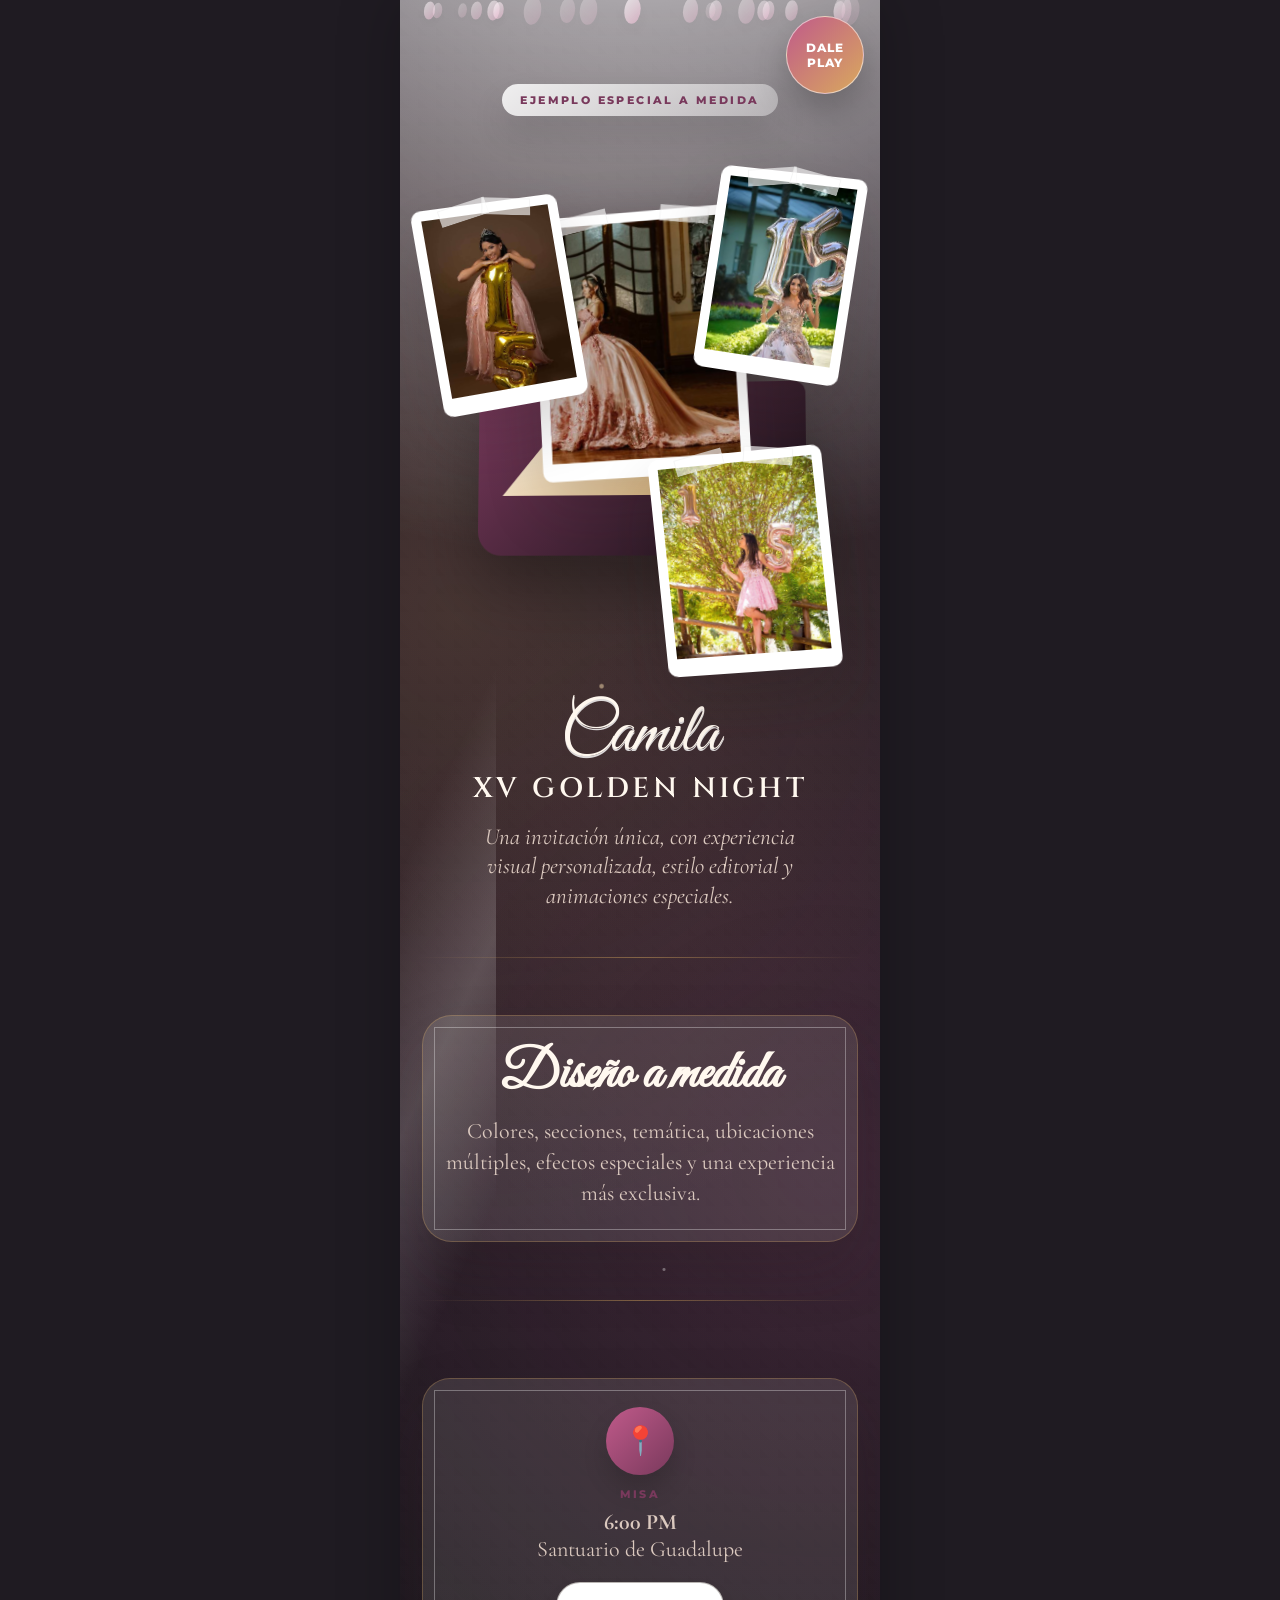
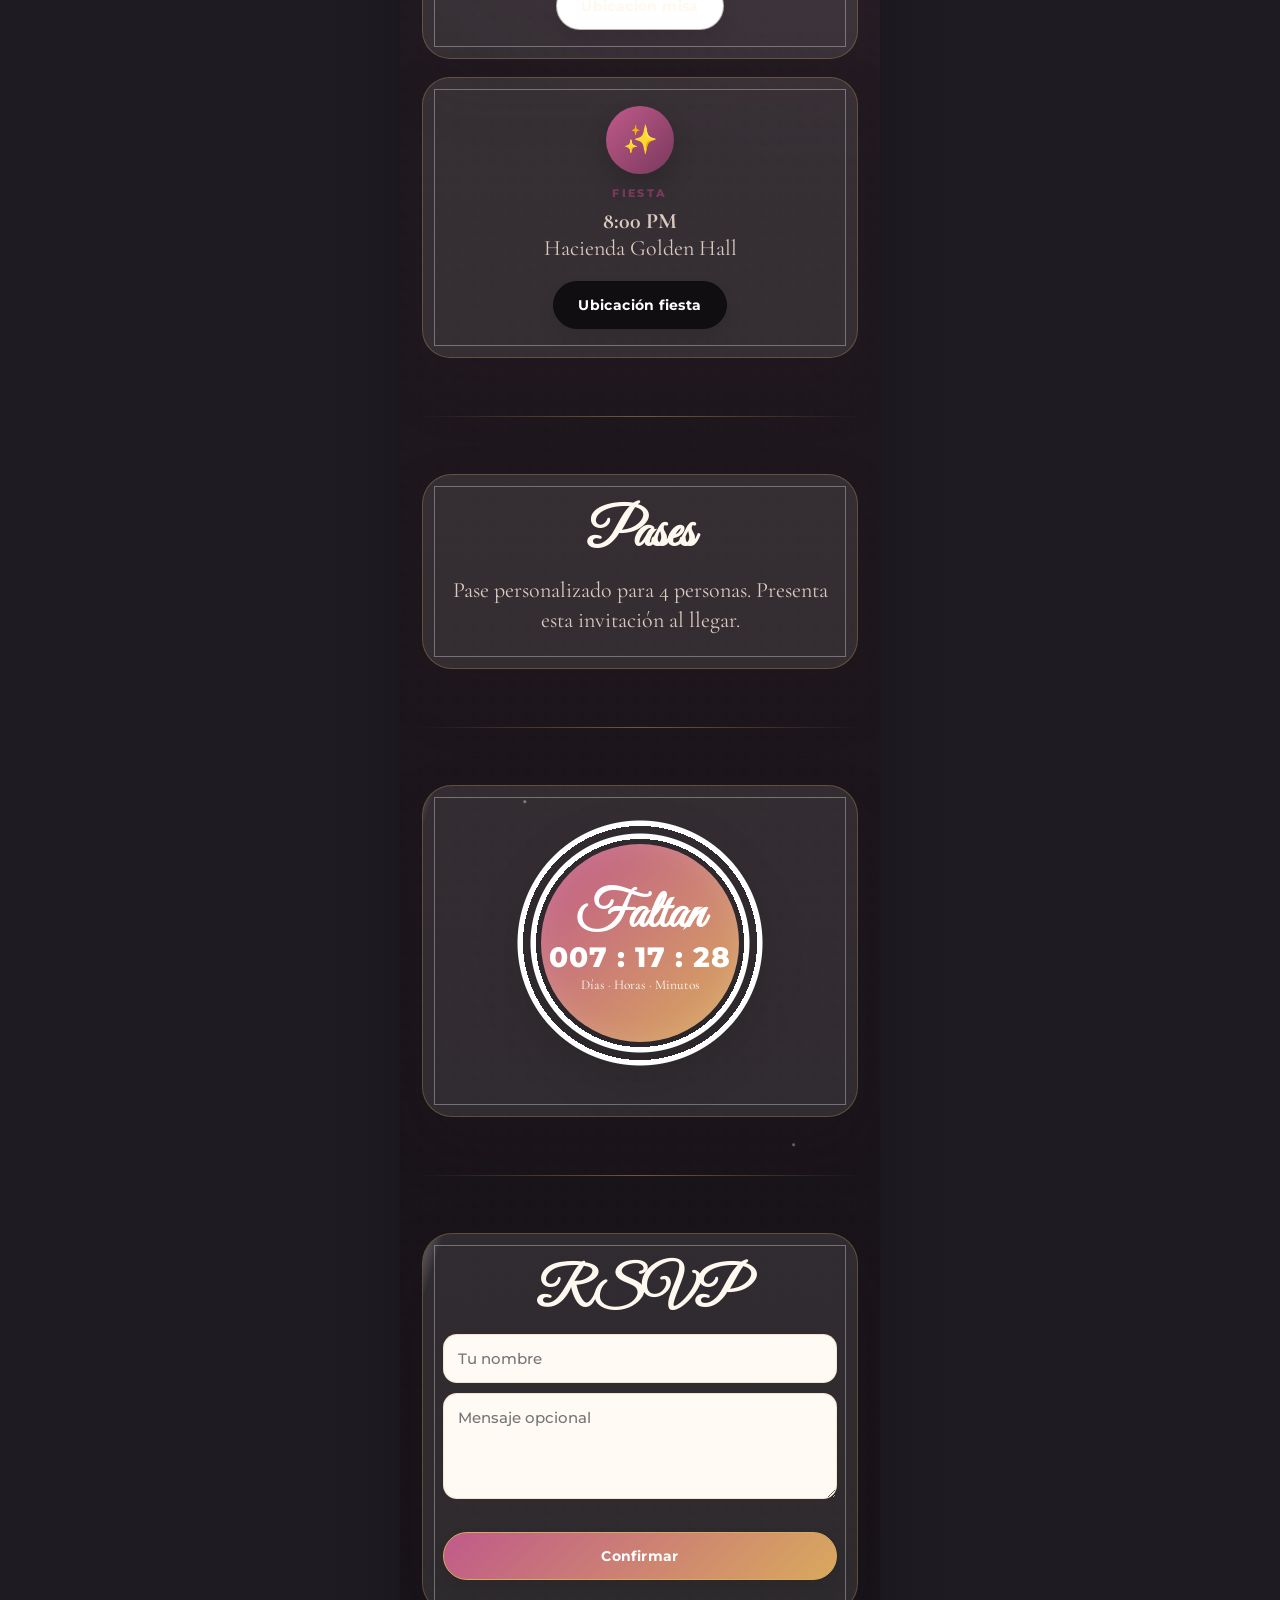
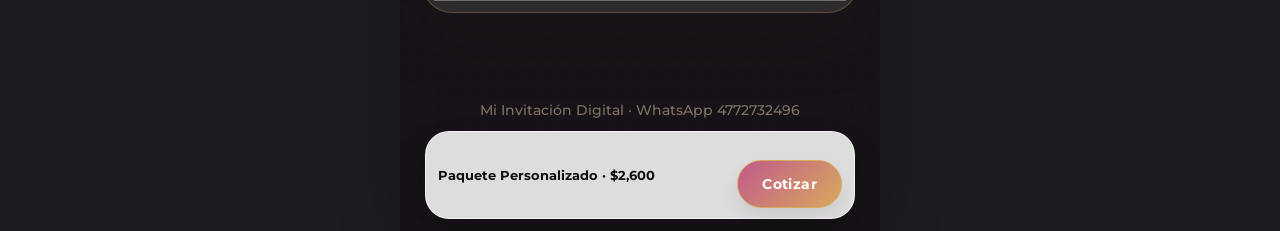
<file: paquete-personalizado/index.html>
<!DOCTYPE html><html lang="es"><head><meta charset="UTF-8"><meta name="viewport" content="width=device-width, initial-scale=1.0, viewport-fit=cover"><title>Paquete Personalizado</title>
<link rel="preconnect" href="https://fonts.googleapis.com"><link rel="preconnect" href="https://fonts.gstatic.com" crossorigin>
<link href="https://fonts.googleapis.com/css2?family=Cinzel:wght@400;500;600;700&family=Cormorant+Garamond:wght@400;500;600;700&family=Great+Vibes&family=Imperial+Script&family=Montserrat:wght@400;500;600;700;800&display=swap" rel="stylesheet">
<style>
:root{--bg1:#fff8fb;--bg2:#fff;--outside:#decbd4;--ink:#2b2326;--soft:#725f67;--accent:#d58aa8;--accent2:#a95f82;--gold:#d7b56d;--dark:#4c3440;--wash1:rgba(255,190,210,.28);--wash2:rgba(220,190,120,.22);--panel:rgba(255,252,248,.94);--panelLine:rgba(200,140,160,.3);--line:rgba(200,140,160,.45)}
*{box-sizing:border-box}html{scroll-behavior:smooth}body{margin:0;background:var(--outside);font-family:'Cormorant Garamond',serif;color:var(--ink);overflow-x:hidden}.page{width:100%;max-width:480px;min-height:100svh;margin:0 auto;position:relative;overflow:hidden;background:radial-gradient(circle at 50% -10%,rgba(255,255,255,.96),transparent 24%),radial-gradient(circle at 12% 18%,var(--wash1),transparent 22%),radial-gradient(circle at 88% 34%,var(--wash2),transparent 26%),linear-gradient(180deg,var(--bg2),var(--bg1));box-shadow:0 0 60px rgba(0,0,0,.24);perspective:1500px}.grain,.sparkles,.petals,.sheen{position:absolute;inset:0;pointer-events:none}.grain{opacity:.23;background-image:linear-gradient(45deg,rgba(0,0,0,.018) 25%,transparent 25%),linear-gradient(-45deg,rgba(0,0,0,.012) 25%,transparent 25%);background-size:18px 18px,22px 22px}.sparkles{opacity:.62;background-image:radial-gradient(circle at 14% 11%,rgba(255,255,255,.8) 0 1px,transparent 2px),radial-gradient(circle at 76% 12%,rgba(255,255,255,.65) 0 1px,transparent 2px),radial-gradient(circle at 42% 20%,rgba(255,228,180,.78) 0 1.5px,transparent 3px),radial-gradient(circle at 55% 37%,rgba(255,255,255,.6) 0 1px,transparent 2px),radial-gradient(circle at 26% 70%,rgba(255,255,255,.6) 0 1px,transparent 2px),radial-gradient(circle at 82% 80%,rgba(255,255,255,.55) 0 1px,transparent 2px);animation:twinkle 4.5s ease-in-out infinite alternate}.sheen{background:linear-gradient(115deg,transparent 0 38%,rgba(255,255,255,.18) 44%,transparent 50%);transform:translateX(-80%);animation:sheen 11s linear infinite}.petal{position:absolute;width:13px;height:21px;border-radius:70% 50% 70% 50%;background:linear-gradient(135deg,rgba(255,255,255,.95),rgba(255,190,220,.72));box-shadow:0 6px 14px rgba(0,0,0,.05);opacity:.6;animation:fall linear infinite}section{position:relative;z-index:2;padding:58px 22px;text-align:center}section:not(.hero)::before{content:'';position:absolute;left:18px;right:18px;top:0;height:1px;background:linear-gradient(90deg,transparent,var(--line),transparent)}.hero{padding-top:84px;padding-bottom:46px;min-height:100svh;display:flex;flex-direction:column;justify-content:center}.label{display:inline-block;margin:0 auto 16px;padding:9px 18px;border-radius:999px;background:linear-gradient(135deg,rgba(255,255,255,.86),rgba(255,255,255,.36));color:var(--accent2);box-shadow:0 18px 34px rgba(0,0,0,.12);font:800 11px 'Montserrat',sans-serif;text-transform:uppercase;letter-spacing:2.4px;animation:float 5s ease-in-out infinite}.names{font-family:'Great Vibes',cursive;font-size:68px;line-height:.88;margin:12px 0 6px;text-shadow:0 2px 0 rgba(255,255,255,.82)}.title{margin:0;font:600 28px 'Cinzel',serif;letter-spacing:3.8px;text-transform:uppercase}.quote{max-width:340px;margin:16px auto 0;font-size:23px;line-height:1.28;color:var(--soft);font-style:italic}.music{position:fixed;right:16px;top:16px;z-index:80;width:78px;height:78px;border-radius:50%;border:1px solid rgba(255,255,255,.56);background:linear-gradient(135deg,var(--accent),var(--gold));color:#fff;box-shadow:0 16px 34px rgba(0,0,0,.24);font:800 12px 'Montserrat',sans-serif;letter-spacing:1px;cursor:pointer;animation:musicPulse 3s ease-in-out infinite}.sticky{position:fixed;left:50%;bottom:12px;transform:translateX(-50%);width:min(430px,calc(100% - 22px));z-index:75;background:rgba(255,255,255,.86);border:1px solid rgba(255,255,255,.72);backdrop-filter:blur(14px);border-radius:24px;padding:10px 12px;display:flex;align-items:center;justify-content:space-between;gap:10px;box-shadow:0 18px 34px rgba(0,0,0,.16)}.sticky span{font:700 13px 'Montserrat',sans-serif;color:var(--dark);text-align:left}.panel,.detail{position:relative;background:var(--panel);border:1px solid var(--panelLine);box-shadow:0 28px 60px rgba(40,25,30,.18);overflow:hidden}.panel{padding:32px 20px;border-radius:30px}.panel:before,.detail:before{content:'';position:absolute;inset:11px;border:1px solid rgba(255,255,255,.32);pointer-events:none}.panel:after,.detail:after{content:'';position:absolute;top:0;bottom:0;left:-130px;width:90px;transform:skewX(-18deg);background:linear-gradient(90deg,transparent,rgba(255,255,255,.58),transparent);animation:glint 5.2s infinite}h2{margin:0 0 14px;font-family:'Great Vibes',cursive;font-size:54px;line-height:1}.copy{margin:0;font-size:22px;color:var(--soft);line-height:1.4}.btn{display:inline-block;margin-top:18px;padding:14px 24px;border-radius:999px;border:1px solid rgba(47,37,27,.34);background:#fff;color:var(--ink);text-decoration:none;font:700 14px 'Montserrat',sans-serif;letter-spacing:.4px;box-shadow:0 10px 18px rgba(0,0,0,.08);transition:all .35s ease}.btn:hover{transform:translateY(-3px) scale(1.03);background:linear-gradient(135deg,var(--accent),var(--gold));color:#fff;box-shadow:0 16px 26px rgba(0,0,0,.18)}.btn.fill{background:linear-gradient(135deg,var(--accent),var(--gold));color:#fff;border-color:var(--gold)}.btn.dark{background:var(--dark);border-color:var(--dark);color:#fff}.btn.wide{width:100%}.photo{position:absolute;background:#fff;border:10px solid #fff;border-bottom-width:18px;background-size:cover;background-position:center;box-shadow:0 28px 60px rgba(40,25,30,.18);transform-style:preserve-3d;border-radius:10px}.photo:before,.photo:after{content:'';position:absolute;top:-12px;width:48px;height:15px;background:rgba(255,255,255,.62);border:1px solid rgba(180,180,180,.14)}.photo:before{left:18px;transform:rotate(-10deg)}.photo:after{right:18px;transform:rotate(9deg)}.details{display:grid;gap:18px;margin-top:20px}.detail{padding:28px 18px;border-radius:28px}.icon{width:68px;height:68px;margin:0 auto 12px;border-radius:50%;display:grid;place-items:center;color:#fff;font-size:28px;background:linear-gradient(135deg,var(--accent),var(--accent2));box-shadow:0 14px 24px rgba(0,0,0,.16);animation:iconFloat 3.5s ease-in-out infinite}.tag{font:800 11px 'Montserrat',sans-serif;letter-spacing:2.4px;text-transform:uppercase;color:var(--accent2)}.detail p{font-size:22px;line-height:1.25;color:var(--soft);margin:8px 0 0}.timeline{margin-top:12px;text-align:left;position:relative}.timeline:before{content:'';position:absolute;left:38px;top:20px;bottom:20px;width:2px;background:linear-gradient(var(--accent),rgba(0,0,0,.12))}.row{display:flex;gap:14px;padding:14px 0;border-bottom:1px solid rgba(0,0,0,.065);position:relative;font-size:21px}.row:last-child{border-bottom:0}.row:before{content:'';position:absolute;left:32px;top:23px;width:14px;height:14px;border-radius:50%;background:var(--accent);box-shadow:0 0 0 5px rgba(255,255,255,.96)}.time{min-width:88px;padding-left:24px;color:var(--accent2);font-weight:700}.palette{display:flex;justify-content:center;gap:10px;margin-top:16px}.palette span{width:22px;height:22px;border-radius:50%;box-shadow:0 4px 10px rgba(0,0,0,.08)}.count-lace{width:250px;height:250px;border-radius:50%;margin:0 auto 16px;padding:26px;background:repeating-radial-gradient(circle,#fff 0 5px,transparent 6px 13px);filter:drop-shadow(0 16px 22px rgba(0,0,0,.16));animation:float 5.4s ease-in-out infinite}.count-core{width:100%;height:100%;border-radius:50%;display:grid;place-items:center;background:linear-gradient(135deg,var(--accent),var(--gold));color:#fff;box-shadow:inset 0 0 30px rgba(255,255,255,.13)}.count-core h3{font-family:'Great Vibes',cursive;font-size:52px;margin:0;line-height:.9}.nums{font:800 28px 'Montserrat',sans-serif;letter-spacing:1px}.nums small{display:block;margin-top:4px;font:600 10px 'Montserrat',sans-serif;letter-spacing:2px;text-transform:uppercase}input,textarea{width:100%;padding:14px;border-radius:14px;border:1px solid var(--panelLine);margin-bottom:10px;background:#fffaf4;color:var(--ink);font:500 15px 'Montserrat',sans-serif}.footer{position:relative;z-index:2;padding:30px 22px 112px;text-align:center;color:#7f7264;font:500 14px 'Montserrat',sans-serif}.reveal{opacity:0;transform:translateY(34px) scale(.98);transition:opacity .85s ease,transform .85s ease}.reveal.visible{opacity:1;transform:translateY(0) scale(1)}@keyframes twinkle{0%{opacity:.28}100%{opacity:.74}}@keyframes sheen{0%{transform:translateX(-85%)}100%{transform:translateX(140%)}}@keyframes musicPulse{0%,100%{box-shadow:0 16px 34px rgba(0,0,0,.24)}50%{box-shadow:0 16px 34px rgba(0,0,0,.28),0 0 0 8px rgba(255,255,255,.14)}}@keyframes float{0%,100%{transform:translateY(0)}50%{transform:translateY(-10px)}}@keyframes floatAlt{0%,100%{transform:translateY(0)}50%{transform:translateY(12px)}}@keyframes glint{0%{left:-130px}45%,100%{left:125%}}@keyframes iconFloat{0%,100%{transform:translateY(0)}50%{transform:translateY(-6px)}}@keyframes fall{0%{transform:translateY(-30px) rotate(0);opacity:0}12%{opacity:.58}100%{transform:translateY(1150px) translateX(40px) rotate(340deg);opacity:0}}@keyframes flapOpen{0%,100%{transform:rotateX(0deg)}50%{transform:rotateX(-58deg) translateY(-8px)}}@keyframes cardRise{0%,100%{transform:translateX(-50%) translateY(8px) translateZ(70px) rotateZ(-3deg)}50%{transform:translateX(-50%) translateY(-44px) translateZ(105px) rotateZ(2deg)}}@media(max-width:380px){section{padding-left:18px;padding-right:18px}.names{font-size:58px}.sticky span{font-size:12px}.count-lace{width:224px;height:224px}}
</style>
<style>:root{--outside:#1f1b22;--bg1:#161217;--bg2:#2a2029;--wash1:rgba(214,154,102,.18);--wash2:rgba(155,78,123,.22);--ink:#fff8ef;--soft:#dbc9bf;--accent:#c05a8a;--accent2:#79395c;--gold:#d9a95d;--dark:#110e12;--panel:rgba(255,248,239,.10);--panelLine:rgba(217,169,93,.28);--line:rgba(217,169,93,.45);}</style></head><body data-date="2026-12-12T19:00:00" data-event="los XV años de Camila"><main class="page"><div class="grain"></div><div class="sparkles"></div><div class="petals" id="petals"></div><div class="sheen"></div><button class="music" onclick="toggleMusic()">DALE<br>PLAY</button><div class="sticky"><span>Paquete Personalizado · $2,600</span><a class="btn fill" href="https://wa.me/524772732496?text=Hola%2C%20quiero%20el%20paquete%20personalizado" target="_blank">Cotizar</a></div><section class="hero reveal visible"><div class="label">Ejemplo Especial a Medida</div><div style="position:relative;min-height:560px;perspective:1500px"><div style="position:absolute;left:50%;top:55%;width:330px;height:230px;transform:translate(-50%,-50%) rotateX(6deg) rotateY(-8deg);filter:drop-shadow(0 28px 32px rgba(0,0,0,.32));"><div style="position:absolute;left:0;right:0;bottom:0;height:172px;border-radius:12px 12px 24px 24px;background:linear-gradient(135deg,var(--accent2),var(--dark));"></div><div style="position:absolute;left:25px;right:25px;top:0;height:170px;background:linear-gradient(135deg,#fff,var(--gold));clip-path:polygon(50% 0,100% 100%,0 100%);transform-origin:50% 100%;animation:flapOpen 4.8s ease-in-out infinite;z-index:4"></div><div class="photo" style="left:50%;bottom:78px;width:210px;height:270px;background-image:url('assets/foto02.jpg');transform:translateX(-50%) rotateZ(-3deg);animation:cardRise 4.8s ease-in-out infinite;z-index:6"></div></div><div class="photo" style="left:4px;top:70px;width:150px;height:205px;background-image:url('assets/foto06.jpg');transform:rotateY(18deg) rotateZ(-10deg);animation:float 7s ease-in-out infinite"></div><div class="photo" style="right:4px;top:40px;width:150px;height:205px;background-image:url('assets/foto08.jpg');transform:rotateY(-18deg) rotateZ(9deg);animation:floatAlt 7.5s ease-in-out infinite"></div><div class="photo" style="right:26px;bottom:20px;width:176px;height:220px;background-image:url('assets/foto04.jpg');transform:rotateY(-12deg) rotateZ(-6deg);animation:floatAlt 8s ease-in-out infinite"></div></div><div class="names">Camila</div><p class="title">XV Golden Night</p><p class="quote">Una invitación única, con experiencia visual personalizada, estilo editorial y animaciones especiales.</p></section><section class="reveal"><div class="panel"><h2>Diseño a medida</h2><p class="copy">Colores, secciones, temática, ubicaciones múltiples, efectos especiales y una experiencia más exclusiva.</p></div></section><section class="reveal"><div class="details"><div class="detail"><div class="icon">📍</div><div class="tag">Misa</div><p><strong>6:00 PM</strong><br>Santuario de Guadalupe</p><a class="btn" href="https://maps.google.com" target="_blank">Ubicación misa</a></div><div class="detail"><div class="icon">✨</div><div class="tag">Fiesta</div><p><strong>8:00 PM</strong><br>Hacienda Golden Hall</p><a class="btn dark" href="https://maps.google.com" target="_blank">Ubicación fiesta</a></div></div></section><section class="reveal"><div class="panel"><h2>Pases</h2><p class="copy">Pase personalizado para 4 personas. Presenta esta invitación al llegar.</p></div></section><section class="reveal"><div class="panel"><div class="count-lace"><div class="count-core"><div><h3>Faltan</h3><div class="nums"><span data-days>000</span> : <span data-hours>00</span> : <span data-minutes>00</span></div><small>Días · Horas · Minutos</small></div></div></div></div></section><section class="reveal"><div class="panel"><h2>RSVP</h2><input id="guestName" placeholder="Tu nombre"><textarea id="guestMsg" rows="4" placeholder="Mensaje opcional"></textarea><button class="btn fill wide" onclick="sendRSVP()">Confirmar</button></div></section><footer class="footer">Mi Invitación Digital · WhatsApp 4772732496</footer></main><script>const observer=new IntersectionObserver((e)=>{e.forEach(x=>{if(x.isIntersecting)x.target.classList.add('visible')})},{threshold:.14});document.querySelectorAll('.reveal').forEach(el=>observer.observe(el));let audioCtx,isPlaying=false,timer;const progression=[[261.63,329.63,392,523.25],[220,277.18,329.63,440],[196,246.94,311.13,392],[174.61,220,293.66,369.99]];function tone(f,s,d,g,t='sine'){const o=audioCtx.createOscillator(),a=audioCtx.createGain();o.type=t;o.frequency.setValueAtTime(f,s);a.gain.setValueAtTime(.0001,s);a.gain.exponentialRampToValueAtTime(g,s+.08);a.gain.exponentialRampToValueAtTime(.0001,s+d);o.connect(a);a.connect(audioCtx.destination);o.start(s);o.stop(s+d+.05)}function playLoop(){if(!isPlaying)return;const n=audioCtx.currentTime;progression.forEach((c,i)=>{const b=n+i*1.9;c.forEach((f,j)=>tone(f,b+j*.1,1.6,j===0?.038:.02,j===0?'triangle':'sine'));tone(c[0]/2,b,1.8,.016,'sine');tone(c[2]*2,b+.88,.52,.01,'triangle')});timer=setTimeout(playLoop,7700)}function toggleMusic(){const b=document.querySelector('.music');if(!audioCtx)audioCtx=new(window.AudioContext||window.webkitAudioContext)();if(audioCtx.state==='suspended')audioCtx.resume();if(!isPlaying){isPlaying=true;b.innerHTML='PAUSAR';playLoop()}else{isPlaying=false;b.innerHTML='DALE<br>PLAY';clearTimeout(timer)}}function startCountdown(t){const target=new Date(t);function tick(){const diff=Math.max(target-new Date(),0),d=Math.floor(diff/86400000),h=Math.floor(diff/3600000%24),m=Math.floor(diff/60000%60);document.querySelectorAll('[data-days]').forEach(e=>e.textContent=String(d).padStart(3,'0'));document.querySelectorAll('[data-hours]').forEach(e=>e.textContent=String(h).padStart(2,'0'));document.querySelectorAll('[data-minutes]').forEach(e=>e.textContent=String(m).padStart(2,'0'))}tick();setInterval(tick,1000)}if(document.body.dataset.date)startCountdown(document.body.dataset.date);function sendRSVP(){const n=document.getElementById('guestName')?.value||'Invitado',m=document.getElementById('guestMsg')?.value||'Confirmo mi asistencia.',ev=document.body.dataset.event||'el evento',text=encodeURIComponent(`Hola, soy ${n}. ${m} Confirmo asistencia a ${ev}.`);window.open(`https://wa.me/524772732496?text=${text}`,'_blank')}const petalsWrap=document.getElementById('petals');if(petalsWrap){for(let i=0;i<20;i++){const p=document.createElement('span');p.className='petal';p.style.left=Math.random()*100+'%';p.style.animationDuration=(10+Math.random()*10)+'s';p.style.animationDelay=(Math.random()*8)+'s';p.style.opacity=.22+Math.random()*.5;p.style.transform=`scale(${.65+Math.random()*.8})`;petalsWrap.appendChild(p)}}</script></body></html>
</file>
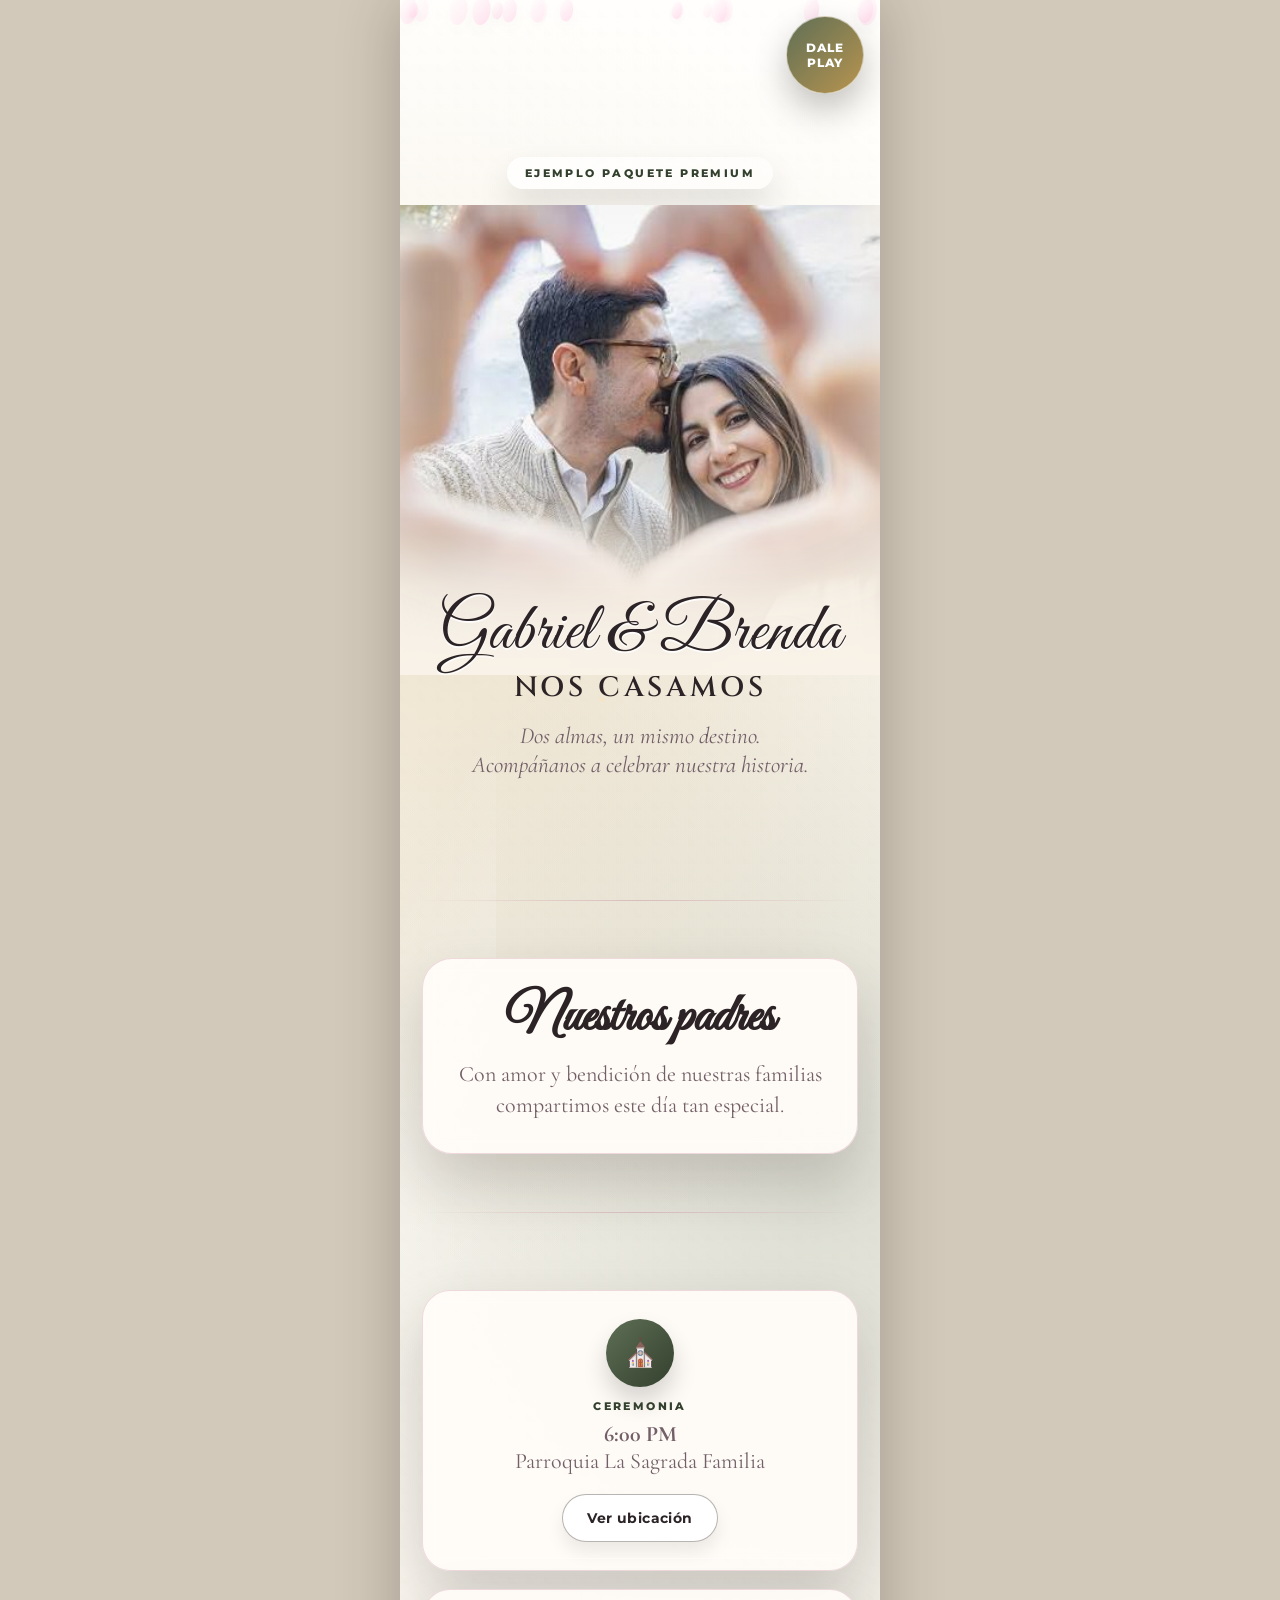
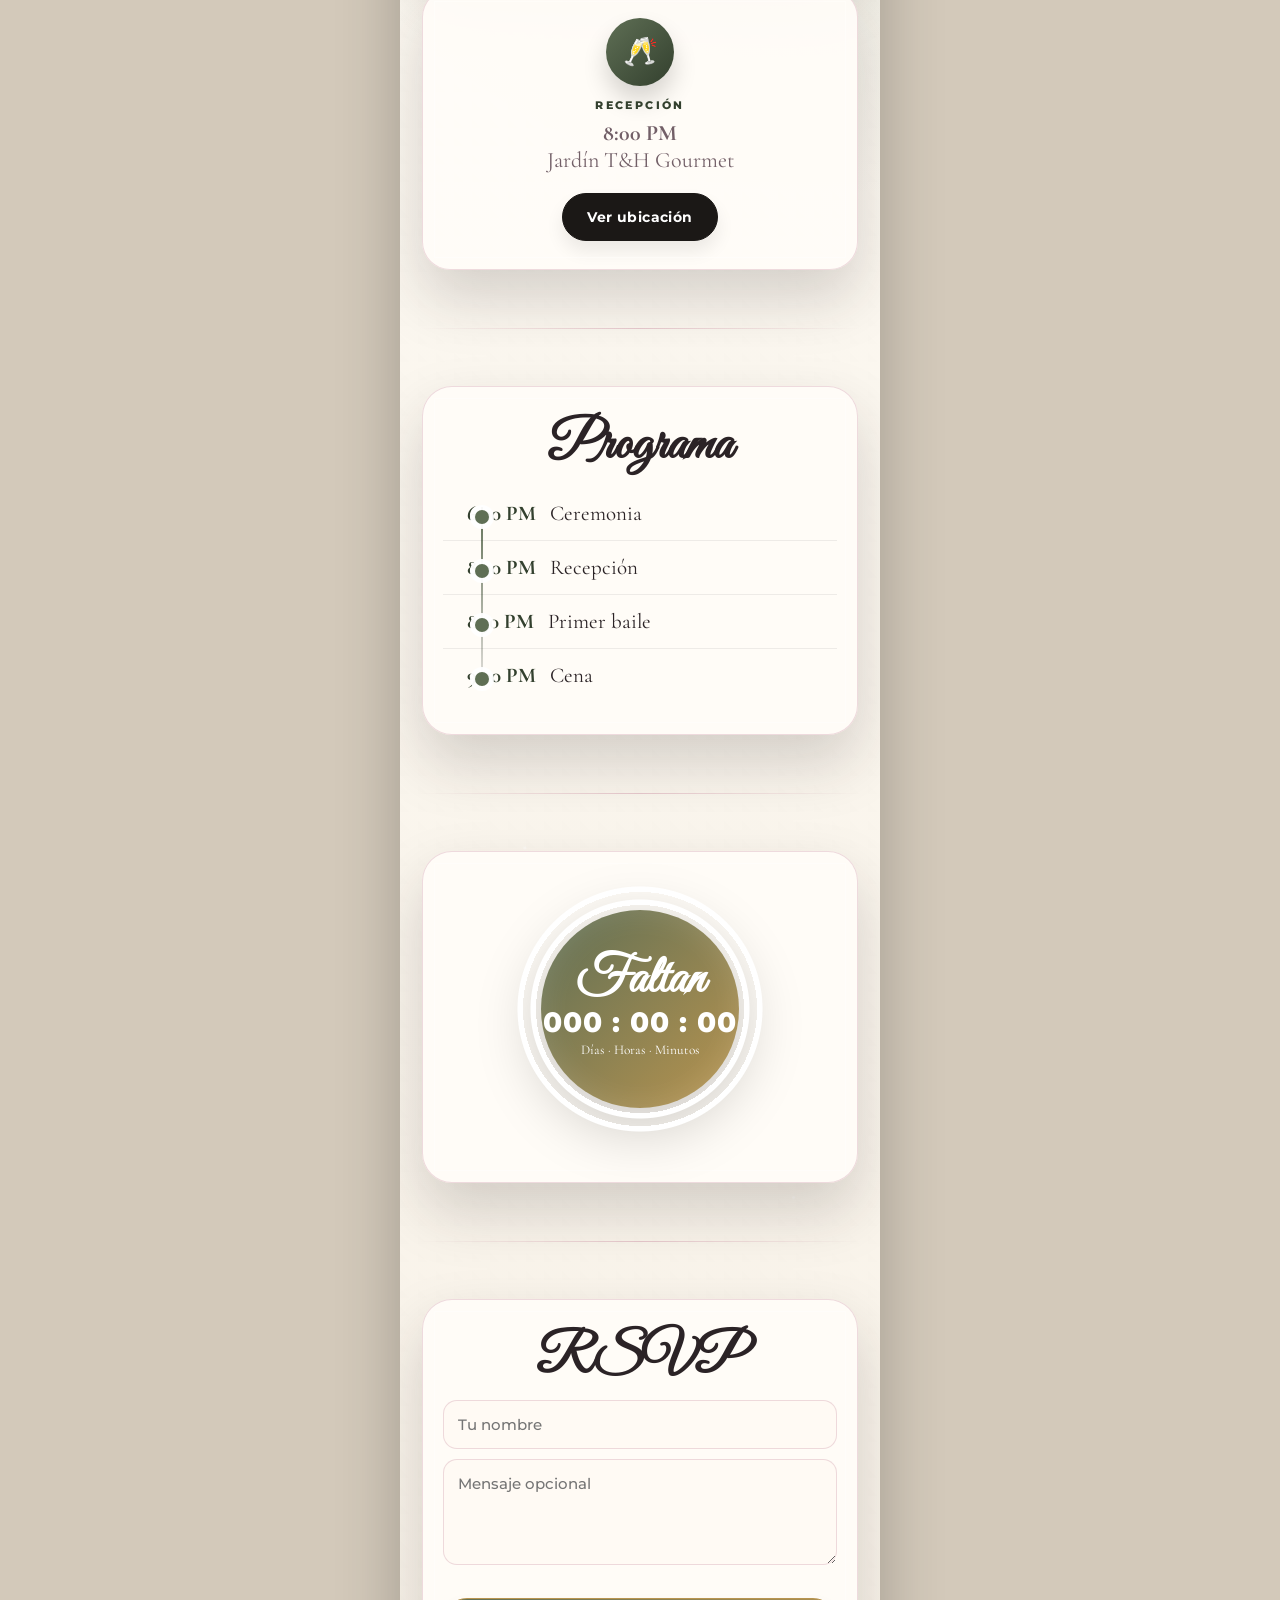
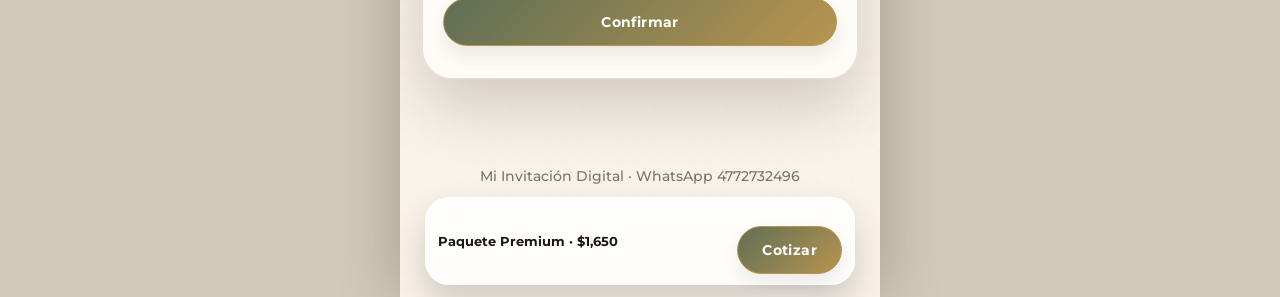
<file: paquete-premium/index.html>
<!DOCTYPE html><html lang="es"><head><meta charset="UTF-8"><meta name="viewport" content="width=device-width, initial-scale=1.0, viewport-fit=cover"><title>Paquete Premium</title>
<link rel="preconnect" href="https://fonts.googleapis.com"><link rel="preconnect" href="https://fonts.gstatic.com" crossorigin>
<link href="https://fonts.googleapis.com/css2?family=Cinzel:wght@400;500;600;700&family=Cormorant+Garamond:wght@400;500;600;700&family=Great+Vibes&family=Imperial+Script&family=Montserrat:wght@400;500;600;700;800&display=swap" rel="stylesheet">
<style>
:root{--bg1:#fff8fb;--bg2:#fff;--outside:#decbd4;--ink:#2b2326;--soft:#725f67;--accent:#d58aa8;--accent2:#a95f82;--gold:#d7b56d;--dark:#4c3440;--wash1:rgba(255,190,210,.28);--wash2:rgba(220,190,120,.22);--panel:rgba(255,252,248,.94);--panelLine:rgba(200,140,160,.3);--line:rgba(200,140,160,.45)}
*{box-sizing:border-box}html{scroll-behavior:smooth}body{margin:0;background:var(--outside);font-family:'Cormorant Garamond',serif;color:var(--ink);overflow-x:hidden}.page{width:100%;max-width:480px;min-height:100svh;margin:0 auto;position:relative;overflow:hidden;background:radial-gradient(circle at 50% -10%,rgba(255,255,255,.96),transparent 24%),radial-gradient(circle at 12% 18%,var(--wash1),transparent 22%),radial-gradient(circle at 88% 34%,var(--wash2),transparent 26%),linear-gradient(180deg,var(--bg2),var(--bg1));box-shadow:0 0 60px rgba(0,0,0,.24);perspective:1500px}.grain,.sparkles,.petals,.sheen{position:absolute;inset:0;pointer-events:none}.grain{opacity:.23;background-image:linear-gradient(45deg,rgba(0,0,0,.018) 25%,transparent 25%),linear-gradient(-45deg,rgba(0,0,0,.012) 25%,transparent 25%);background-size:18px 18px,22px 22px}.sparkles{opacity:.62;background-image:radial-gradient(circle at 14% 11%,rgba(255,255,255,.8) 0 1px,transparent 2px),radial-gradient(circle at 76% 12%,rgba(255,255,255,.65) 0 1px,transparent 2px),radial-gradient(circle at 42% 20%,rgba(255,228,180,.78) 0 1.5px,transparent 3px),radial-gradient(circle at 55% 37%,rgba(255,255,255,.6) 0 1px,transparent 2px),radial-gradient(circle at 26% 70%,rgba(255,255,255,.6) 0 1px,transparent 2px),radial-gradient(circle at 82% 80%,rgba(255,255,255,.55) 0 1px,transparent 2px);animation:twinkle 4.5s ease-in-out infinite alternate}.sheen{background:linear-gradient(115deg,transparent 0 38%,rgba(255,255,255,.18) 44%,transparent 50%);transform:translateX(-80%);animation:sheen 11s linear infinite}.petal{position:absolute;width:13px;height:21px;border-radius:70% 50% 70% 50%;background:linear-gradient(135deg,rgba(255,255,255,.95),rgba(255,190,220,.72));box-shadow:0 6px 14px rgba(0,0,0,.05);opacity:.6;animation:fall linear infinite}section{position:relative;z-index:2;padding:58px 22px;text-align:center}section:not(.hero)::before{content:'';position:absolute;left:18px;right:18px;top:0;height:1px;background:linear-gradient(90deg,transparent,var(--line),transparent)}.hero{padding-top:84px;padding-bottom:46px;min-height:100svh;display:flex;flex-direction:column;justify-content:center}.label{display:inline-block;margin:0 auto 16px;padding:9px 18px;border-radius:999px;background:linear-gradient(135deg,rgba(255,255,255,.86),rgba(255,255,255,.36));color:var(--accent2);box-shadow:0 18px 34px rgba(0,0,0,.12);font:800 11px 'Montserrat',sans-serif;text-transform:uppercase;letter-spacing:2.4px;animation:float 5s ease-in-out infinite}.names{font-family:'Great Vibes',cursive;font-size:68px;line-height:.88;margin:12px 0 6px;text-shadow:0 2px 0 rgba(255,255,255,.82)}.title{margin:0;font:600 28px 'Cinzel',serif;letter-spacing:3.8px;text-transform:uppercase}.quote{max-width:340px;margin:16px auto 0;font-size:23px;line-height:1.28;color:var(--soft);font-style:italic}.music{position:fixed;right:16px;top:16px;z-index:80;width:78px;height:78px;border-radius:50%;border:1px solid rgba(255,255,255,.56);background:linear-gradient(135deg,var(--accent),var(--gold));color:#fff;box-shadow:0 16px 34px rgba(0,0,0,.24);font:800 12px 'Montserrat',sans-serif;letter-spacing:1px;cursor:pointer;animation:musicPulse 3s ease-in-out infinite}.sticky{position:fixed;left:50%;bottom:12px;transform:translateX(-50%);width:min(430px,calc(100% - 22px));z-index:75;background:rgba(255,255,255,.86);border:1px solid rgba(255,255,255,.72);backdrop-filter:blur(14px);border-radius:24px;padding:10px 12px;display:flex;align-items:center;justify-content:space-between;gap:10px;box-shadow:0 18px 34px rgba(0,0,0,.16)}.sticky span{font:700 13px 'Montserrat',sans-serif;color:var(--dark);text-align:left}.panel,.detail{position:relative;background:var(--panel);border:1px solid var(--panelLine);box-shadow:0 28px 60px rgba(40,25,30,.18);overflow:hidden}.panel{padding:32px 20px;border-radius:30px}.panel:before,.detail:before{content:'';position:absolute;inset:11px;border:1px solid rgba(255,255,255,.32);pointer-events:none}.panel:after,.detail:after{content:'';position:absolute;top:0;bottom:0;left:-130px;width:90px;transform:skewX(-18deg);background:linear-gradient(90deg,transparent,rgba(255,255,255,.58),transparent);animation:glint 5.2s infinite}h2{margin:0 0 14px;font-family:'Great Vibes',cursive;font-size:54px;line-height:1}.copy{margin:0;font-size:22px;color:var(--soft);line-height:1.4}.btn{display:inline-block;margin-top:18px;padding:14px 24px;border-radius:999px;border:1px solid rgba(47,37,27,.34);background:#fff;color:var(--ink);text-decoration:none;font:700 14px 'Montserrat',sans-serif;letter-spacing:.4px;box-shadow:0 10px 18px rgba(0,0,0,.08);transition:all .35s ease}.btn:hover{transform:translateY(-3px) scale(1.03);background:linear-gradient(135deg,var(--accent),var(--gold));color:#fff;box-shadow:0 16px 26px rgba(0,0,0,.18)}.btn.fill{background:linear-gradient(135deg,var(--accent),var(--gold));color:#fff;border-color:var(--gold)}.btn.dark{background:var(--dark);border-color:var(--dark);color:#fff}.btn.wide{width:100%}.photo{position:absolute;background:#fff;border:10px solid #fff;border-bottom-width:18px;background-size:cover;background-position:center;box-shadow:0 28px 60px rgba(40,25,30,.18);transform-style:preserve-3d;border-radius:10px}.photo:before,.photo:after{content:'';position:absolute;top:-12px;width:48px;height:15px;background:rgba(255,255,255,.62);border:1px solid rgba(180,180,180,.14)}.photo:before{left:18px;transform:rotate(-10deg)}.photo:after{right:18px;transform:rotate(9deg)}.details{display:grid;gap:18px;margin-top:20px}.detail{padding:28px 18px;border-radius:28px}.icon{width:68px;height:68px;margin:0 auto 12px;border-radius:50%;display:grid;place-items:center;color:#fff;font-size:28px;background:linear-gradient(135deg,var(--accent),var(--accent2));box-shadow:0 14px 24px rgba(0,0,0,.16);animation:iconFloat 3.5s ease-in-out infinite}.tag{font:800 11px 'Montserrat',sans-serif;letter-spacing:2.4px;text-transform:uppercase;color:var(--accent2)}.detail p{font-size:22px;line-height:1.25;color:var(--soft);margin:8px 0 0}.timeline{margin-top:12px;text-align:left;position:relative}.timeline:before{content:'';position:absolute;left:38px;top:20px;bottom:20px;width:2px;background:linear-gradient(var(--accent),rgba(0,0,0,.12))}.row{display:flex;gap:14px;padding:14px 0;border-bottom:1px solid rgba(0,0,0,.065);position:relative;font-size:21px}.row:last-child{border-bottom:0}.row:before{content:'';position:absolute;left:32px;top:23px;width:14px;height:14px;border-radius:50%;background:var(--accent);box-shadow:0 0 0 5px rgba(255,255,255,.96)}.time{min-width:88px;padding-left:24px;color:var(--accent2);font-weight:700}.palette{display:flex;justify-content:center;gap:10px;margin-top:16px}.palette span{width:22px;height:22px;border-radius:50%;box-shadow:0 4px 10px rgba(0,0,0,.08)}.count-lace{width:250px;height:250px;border-radius:50%;margin:0 auto 16px;padding:26px;background:repeating-radial-gradient(circle,#fff 0 5px,transparent 6px 13px);filter:drop-shadow(0 16px 22px rgba(0,0,0,.16));animation:float 5.4s ease-in-out infinite}.count-core{width:100%;height:100%;border-radius:50%;display:grid;place-items:center;background:linear-gradient(135deg,var(--accent),var(--gold));color:#fff;box-shadow:inset 0 0 30px rgba(255,255,255,.13)}.count-core h3{font-family:'Great Vibes',cursive;font-size:52px;margin:0;line-height:.9}.nums{font:800 28px 'Montserrat',sans-serif;letter-spacing:1px}.nums small{display:block;margin-top:4px;font:600 10px 'Montserrat',sans-serif;letter-spacing:2px;text-transform:uppercase}input,textarea{width:100%;padding:14px;border-radius:14px;border:1px solid var(--panelLine);margin-bottom:10px;background:#fffaf4;color:var(--ink);font:500 15px 'Montserrat',sans-serif}.footer{position:relative;z-index:2;padding:30px 22px 112px;text-align:center;color:#7f7264;font:500 14px 'Montserrat',sans-serif}.reveal{opacity:0;transform:translateY(34px) scale(.98);transition:opacity .85s ease,transform .85s ease}.reveal.visible{opacity:1;transform:translateY(0) scale(1)}@keyframes twinkle{0%{opacity:.28}100%{opacity:.74}}@keyframes sheen{0%{transform:translateX(-85%)}100%{transform:translateX(140%)}}@keyframes musicPulse{0%,100%{box-shadow:0 16px 34px rgba(0,0,0,.24)}50%{box-shadow:0 16px 34px rgba(0,0,0,.28),0 0 0 8px rgba(255,255,255,.14)}}@keyframes float{0%,100%{transform:translateY(0)}50%{transform:translateY(-10px)}}@keyframes floatAlt{0%,100%{transform:translateY(0)}50%{transform:translateY(12px)}}@keyframes glint{0%{left:-130px}45%,100%{left:125%}}@keyframes iconFloat{0%,100%{transform:translateY(0)}50%{transform:translateY(-6px)}}@keyframes fall{0%{transform:translateY(-30px) rotate(0);opacity:0}12%{opacity:.58}100%{transform:translateY(1150px) translateX(40px) rotate(340deg);opacity:0}}@keyframes flapOpen{0%,100%{transform:rotateX(0deg)}50%{transform:rotateX(-58deg) translateY(-8px)}}@keyframes cardRise{0%,100%{transform:translateX(-50%) translateY(8px) translateZ(70px) rotateZ(-3deg)}50%{transform:translateX(-50%) translateY(-44px) translateZ(105px) rotateZ(2deg)}}@media(max-width:380px){section{padding-left:18px;padding-right:18px}.names{font-size:58px}.sticky span{font-size:12px}.count-lace{width:224px;height:224px}}
</style>
<style>:root{--outside:#d3c9ba;--bg1:#f8f2e8;--bg2:#fffdf8;--wash1:rgba(184,148,79,.22);--wash2:rgba(95,111,85,.20);--accent:#5f6f55;--accent2:#33402e;--gold:#b8944f;--dark:#1b1816;}</style></head><body data-date="2026-11-25T18:00:00" data-event="la boda de Gabriel y Brenda"><main class="page"><div class="grain"></div><div class="sparkles"></div><div class="petals" id="petals"></div><div class="sheen"></div><button class="music" onclick="toggleMusic()">DALE<br>PLAY</button><div class="sticky"><span>Paquete Premium · $1,650</span><a class="btn fill" href="https://wa.me/524772732496?text=Hola%2C%20quiero%20el%20paquete%20premium" target="_blank">Cotizar</a></div><section class="hero reveal visible"><div class="label">Ejemplo Paquete Premium</div><div style="height:470px;margin:0 -22px 18px;background:linear-gradient(180deg,rgba(0,0,0,.02),rgba(248,242,232,.08) 58%,var(--bg1) 100%),url('assets/foto10.jpg');background-size:cover;background-position:center top;box-shadow:inset 0 -120px 120px var(--bg1);"></div><div class="names" style="margin-top:-90px">Gabriel & Brenda</div><p class="title">Nos casamos</p><p class="quote">Dos almas, un mismo destino. Acompáñanos a celebrar nuestra historia.</p></section><section class="reveal"><div class="panel"><h2>Nuestros padres</h2><p class="copy">Con amor y bendición de nuestras familias compartimos este día tan especial.</p></div></section><section class="reveal"><div class="details"><div class="detail"><div class="icon">⛪</div><div class="tag">Ceremonia</div><p><strong>6:00 PM</strong><br>Parroquia La Sagrada Familia</p><a class="btn" href="https://maps.google.com" target="_blank">Ver ubicación</a></div><div class="detail"><div class="icon">🥂</div><div class="tag">Recepción</div><p><strong>8:00 PM</strong><br>Jardín T&H Gourmet</p><a class="btn dark" href="https://maps.google.com" target="_blank">Ver ubicación</a></div></div></section><section class="reveal"><div class="panel"><h2>Programa</h2><div class="timeline"><div class="row"><div class="time">6:00 PM</div><div>Ceremonia</div></div><div class="row"><div class="time">8:00 PM</div><div>Recepción</div></div><div class="row"><div class="time">8:30 PM</div><div>Primer baile</div></div><div class="row"><div class="time">9:00 PM</div><div>Cena</div></div></div></div></section><section class="reveal"><div class="panel"><div class="count-lace"><div class="count-core"><div><h3>Faltan</h3><div class="nums"><span data-days>000</span> : <span data-hours>00</span> : <span data-minutes>00</span></div><small>Días · Horas · Minutos</small></div></div></div></div></section><section class="reveal"><div class="panel"><h2>RSVP</h2><input id="guestName" placeholder="Tu nombre"><textarea id="guestMsg" rows="4" placeholder="Mensaje opcional"></textarea><button class="btn fill wide" onclick="sendRSVP()">Confirmar</button></div></section><footer class="footer">Mi Invitación Digital · WhatsApp 4772732496</footer></main><script>const observer=new IntersectionObserver((e)=>{e.forEach(x=>{if(x.isIntersecting)x.target.classList.add('visible')})},{threshold:.14});document.querySelectorAll('.reveal').forEach(el=>observer.observe(el));let audioCtx,isPlaying=false,timer;const progression=[[261.63,329.63,392,523.25],[220,277.18,329.63,440],[196,246.94,311.13,392],[174.61,220,293.66,369.99]];function tone(f,s,d,g,t='sine'){const o=audioCtx.createOscillator(),a=audioCtx.createGain();o.type=t;o.frequency.setValueAtTime(f,s);a.gain.setValueAtTime(.0001,s);a.gain.exponentialRampToValueAtTime(g,s+.08);a.gain.exponentialRampToValueAtTime(.0001,s+d);o.connect(a);a.connect(audioCtx.destination);o.start(s);o.stop(s+d+.05)}function playLoop(){if(!isPlaying)return;const n=audioCtx.currentTime;progression.forEach((c,i)=>{const b=n+i*1.9;c.forEach((f,j)=>tone(f,b+j*.1,1.6,j===0?.038:.02,j===0?'triangle':'sine'));tone(c[0]/2,b,1.8,.016,'sine');tone(c[2]*2,b+.88,.52,.01,'triangle')});timer=setTimeout(playLoop,7700)}function toggleMusic(){const b=document.querySelector('.music');if(!audioCtx)audioCtx=new(window.AudioContext||window.webkitAudioContext)();if(audioCtx.state==='suspended')audioCtx.resume();if(!isPlaying){isPlaying=true;b.innerHTML='PAUSAR';playLoop()}else{isPlaying=false;b.innerHTML='DALE<br>PLAY';clearTimeout(timer)}}function startCountdown(t){const target=new Date(t);function tick(){const diff=Math.max(target-new Date(),0),d=Math.floor(diff/86400000),h=Math.floor(diff/3600000%24),m=Math.floor(diff/60000%60);document.querySelectorAll('[data-days]').forEach(e=>e.textContent=String(d).padStart(3,'0'));document.querySelectorAll('[data-hours]').forEach(e=>e.textContent=String(h).padStart(2,'0'));document.querySelectorAll('[data-minutes]').forEach(e=>e.textContent=String(m).padStart(2,'0'))}tick();setInterval(tick,1000)}if(document.body.dataset.date)startCountdown(document.body.dataset.date);function sendRSVP(){const n=document.getElementById('guestName')?.value||'Invitado',m=document.getElementById('guestMsg')?.value||'Confirmo mi asistencia.',ev=document.body.dataset.event||'el evento',text=encodeURIComponent(`Hola, soy ${n}. ${m} Confirmo asistencia a ${ev}.`);window.open(`https://wa.me/524772732496?text=${text}`,'_blank')}const petalsWrap=document.getElementById('petals');if(petalsWrap){for(let i=0;i<20;i++){const p=document.createElement('span');p.className='petal';p.style.left=Math.random()*100+'%';p.style.animationDuration=(10+Math.random()*10)+'s';p.style.animationDelay=(Math.random()*8)+'s';p.style.opacity=.22+Math.random()*.5;p.style.transform=`scale(${.65+Math.random()*.8})`;petalsWrap.appendChild(p)}}</script></body></html>
</file>
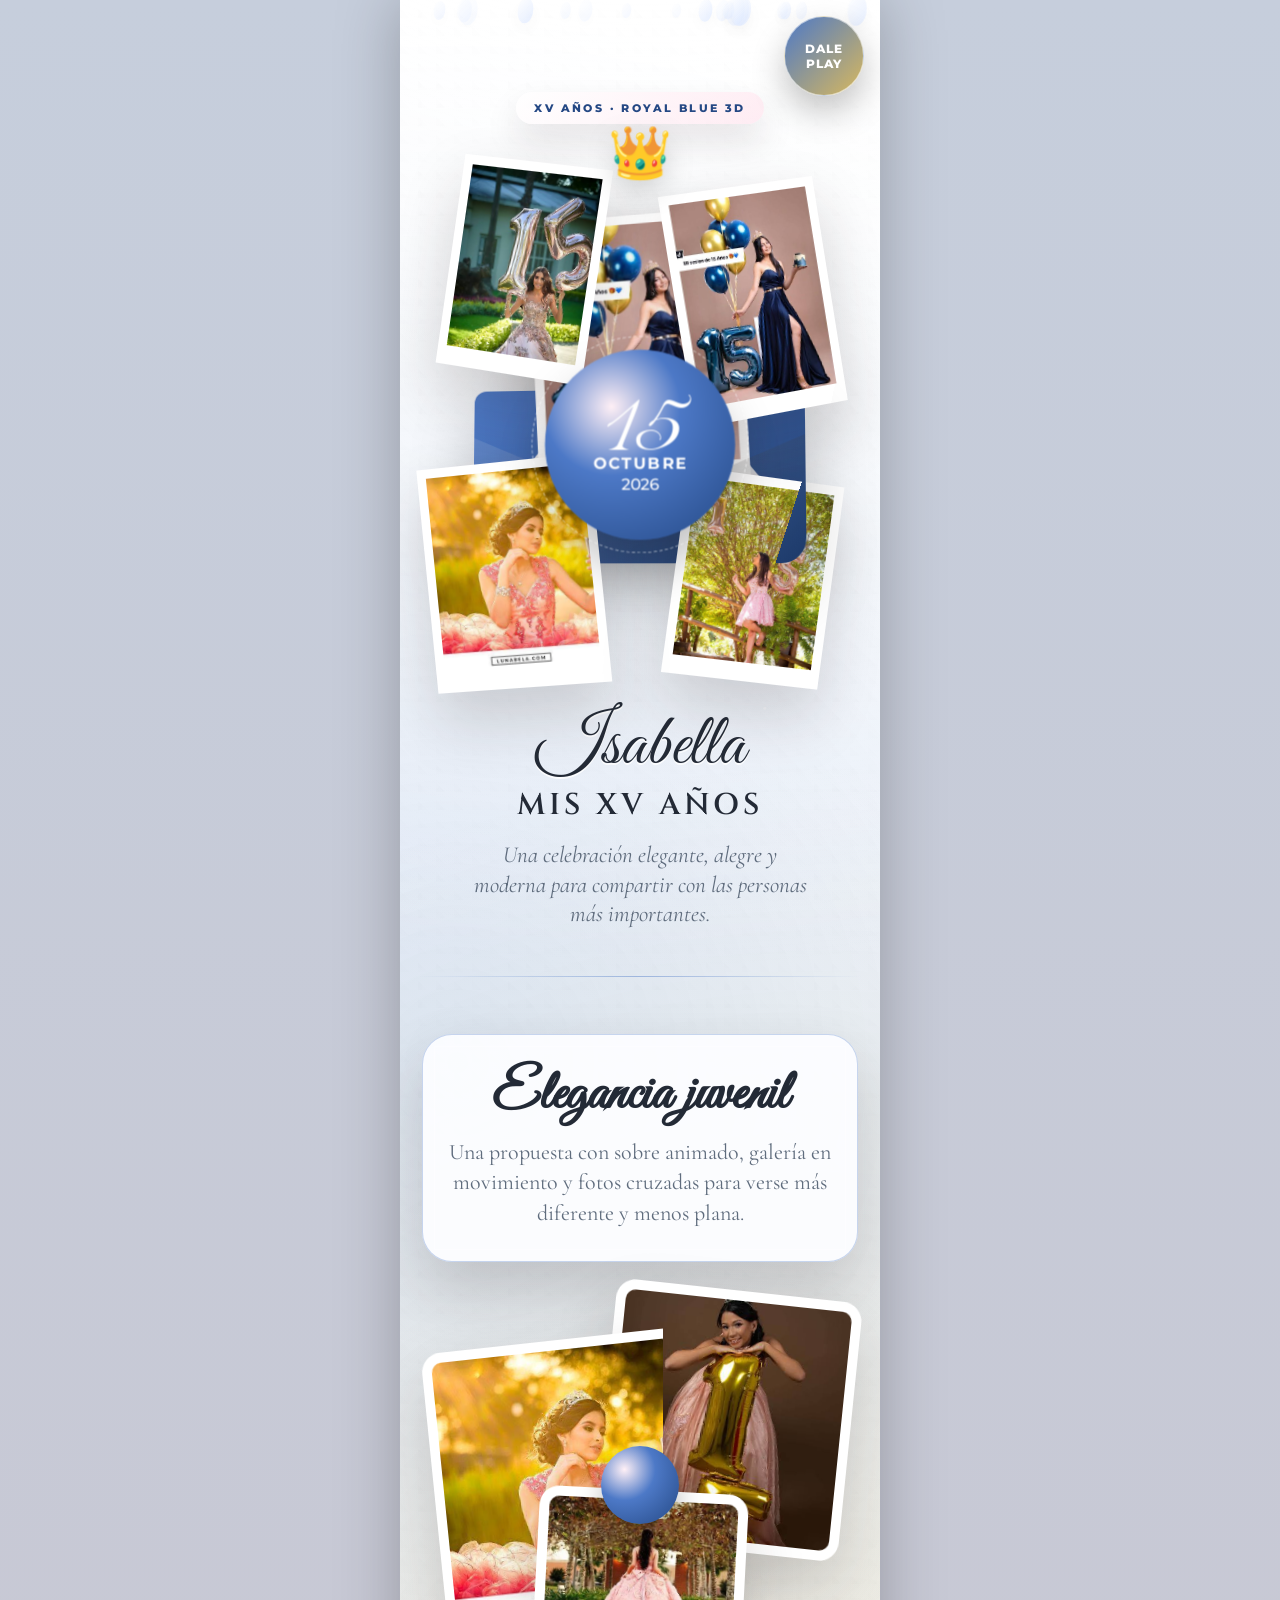
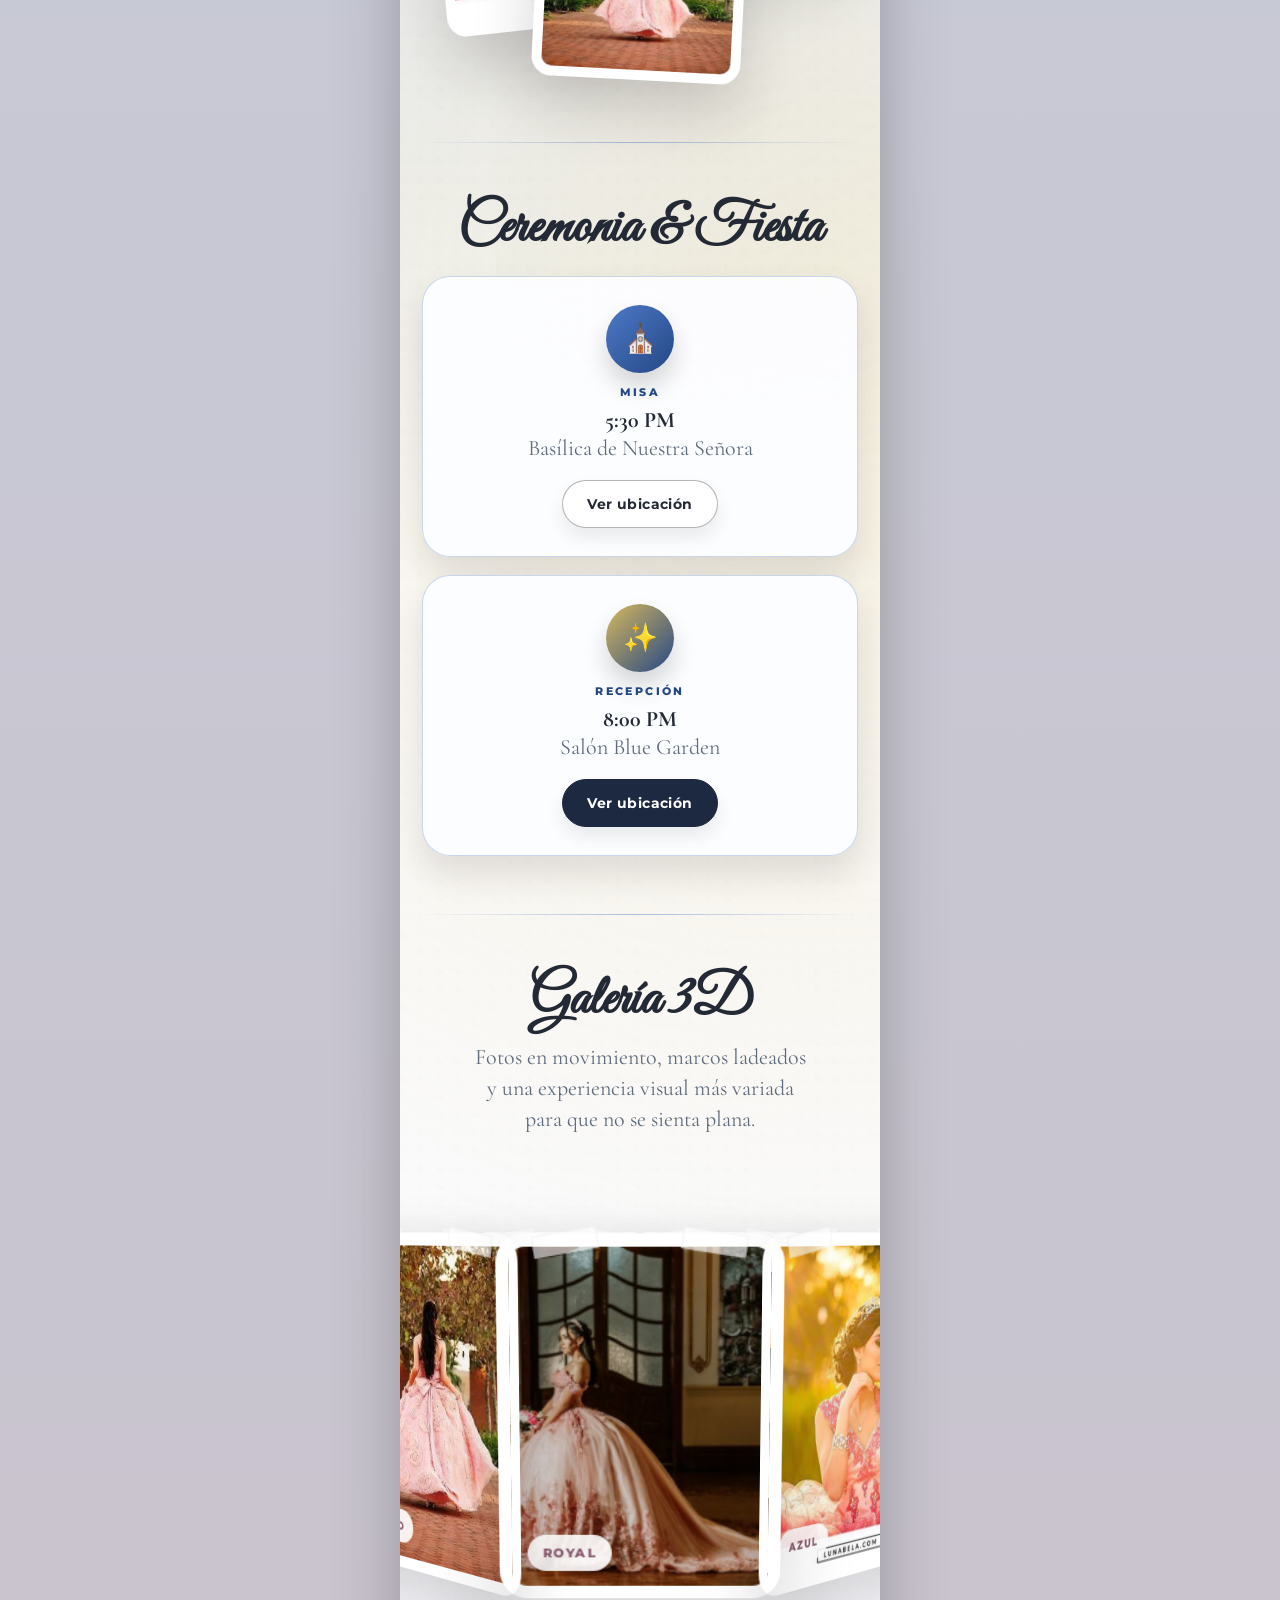
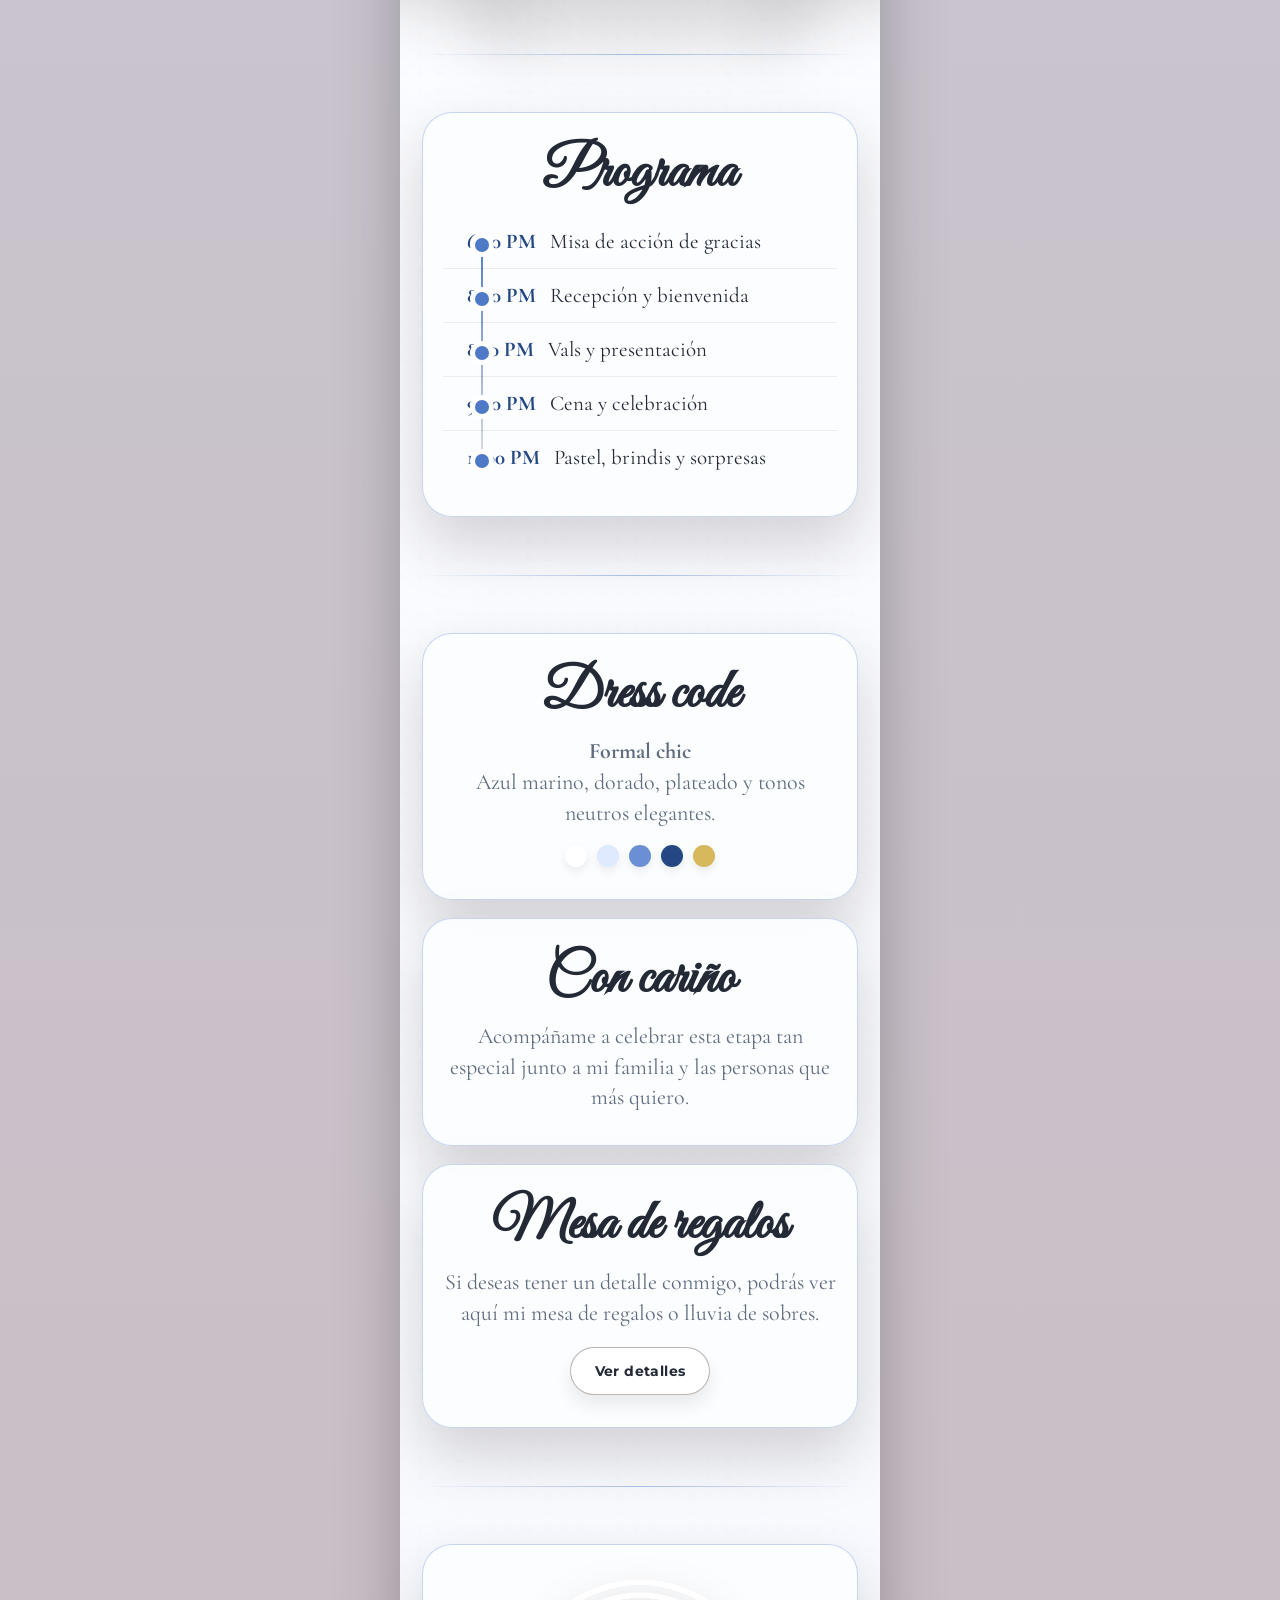
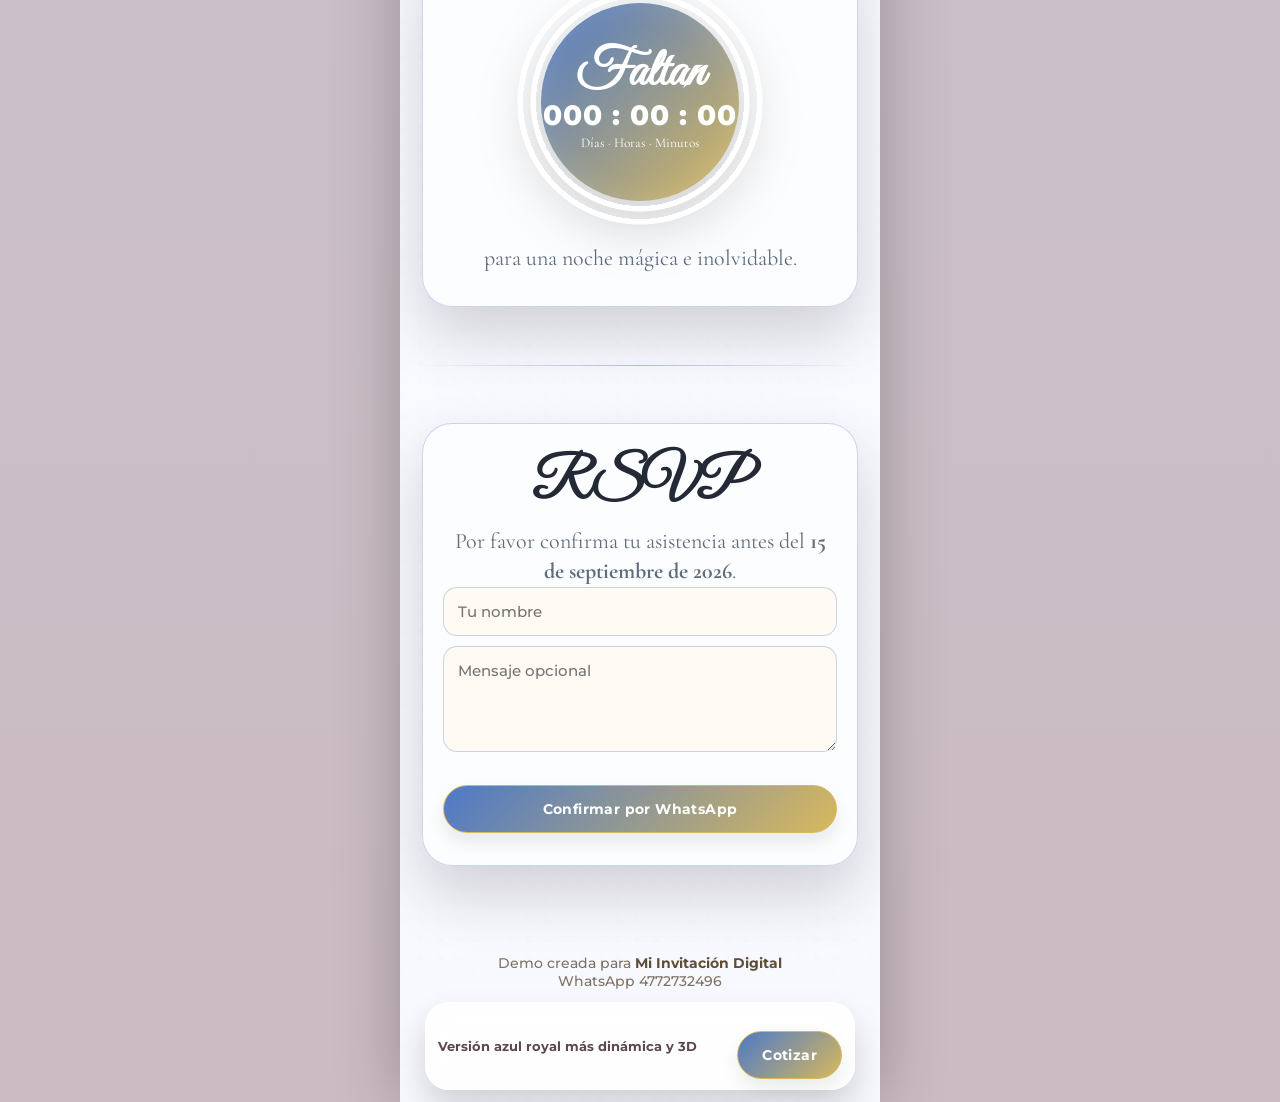
<file: XV-Blue/index.html>
<!DOCTYPE html>
<html lang="es">
<head>
<meta charset="UTF-8">
<meta name="viewport" content="width=device-width, initial-scale=1.0, viewport-fit=cover">
<title>XV Royal Blue 3D Más Variada</title>

<link rel="preconnect" href="https://fonts.googleapis.com">
<link rel="preconnect" href="https://fonts.gstatic.com" crossorigin>
<link href="https://fonts.googleapis.com/css2?family=Cinzel:wght@400;500;600;700&family=Cormorant+Garamond:wght@400;500;600;700&family=Great+Vibes&family=Imperial+Script&family=Montserrat:wght@400;500;600;700;800&display=swap" rel="stylesheet">
<style>
:root{
  --outside:#d9c8cf;
  --bg1:#fff8fb;
  --bg2:#fffefe;
  --ink:#2d2326;
  --soft:#77646a;
  --accent:#d58aa8;
  --accent2:#b46a88;
  --gold:#d9b874;
  --dark:#5f3f51;
  --line:rgba(213,138,168,.45);
  --panel:rgba(255,252,247,.95);
  --panelLine:rgba(213,138,168,.28);
  --shadow:0 28px 60px rgba(40,25,30,.18);
  --softShadow:0 18px 34px rgba(40,25,30,.12);
}
*{box-sizing:border-box}
html{scroll-behavior:smooth}
body{margin:0;background:linear-gradient(180deg,var(--outside),#cbbbc2);font-family:'Cormorant Garamond',serif;color:var(--ink);overflow-x:hidden}
.page{position:relative;width:100%;max-width:480px;min-height:100svh;margin:0 auto;overflow:hidden;background:
 radial-gradient(circle at 50% -10%, rgba(255,255,255,.95), transparent 24%),
 radial-gradient(circle at 12% 18%, var(--wash1), transparent 22%),
 radial-gradient(circle at 88% 32%, var(--wash2), transparent 28%),
 linear-gradient(180deg,var(--bg2),var(--bg1));box-shadow:0 0 60px rgba(0,0,0,.25);perspective:1600px}
.grain,.sparkles,.sheen,.petals{position:absolute;inset:0;pointer-events:none}
.grain{opacity:.24;z-index:0;background-image:linear-gradient(45deg, rgba(0,0,0,.02) 25%, transparent 25%),linear-gradient(-45deg, rgba(0,0,0,.015) 25%, transparent 25%);background-size:18px 18px,22px 22px}
.sparkles{z-index:0;opacity:.62;background-image:
 radial-gradient(circle at 14% 11%, rgba(255,255,255,.8) 0 1px, transparent 2px),
 radial-gradient(circle at 76% 12%, rgba(255,255,255,.65) 0 1px, transparent 2px),
 radial-gradient(circle at 42% 20%, rgba(255,228,180,.78) 0 1.5px, transparent 3px),
 radial-gradient(circle at 55% 37%, rgba(255,255,255,.6) 0 1px, transparent 2px),
 radial-gradient(circle at 26% 70%, rgba(255,255,255,.6) 0 1px, transparent 2px),
 radial-gradient(circle at 82% 80%, rgba(255,255,255,.55) 0 1px, transparent 2px);animation:twinkle 4.5s ease-in-out infinite alternate}
.sheen{z-index:1;background:linear-gradient(115deg, transparent 0 38%, rgba(255,255,255,.18) 44%, transparent 50%);transform:translateX(-80%);animation:sheen 11s linear infinite}
.petal{position:absolute;width:13px;height:21px;border-radius:70% 50% 70% 50%;background:linear-gradient(135deg, rgba(255,255,255,.95), var(--petal));box-shadow:0 6px 14px rgba(0,0,0,.05);opacity:.6;animation:fall linear infinite}
.music{position:fixed;right:16px;top:16px;z-index:80;width:80px;height:80px;border-radius:50%;border:1px solid rgba(255,255,255,.56);background:linear-gradient(135deg,var(--accent),var(--gold));color:#fff;box-shadow:0 16px 34px rgba(0,0,0,.24);font:800 12px 'Montserrat',sans-serif;letter-spacing:1px;cursor:pointer;animation:musicPulse 3s ease-in-out infinite}
.sticky{position:fixed;left:50%;bottom:12px;transform:translateX(-50%);width:min(430px,calc(100% - 22px));z-index:75;background:rgba(255,255,255,.86);border:1px solid rgba(255,255,255,.72);backdrop-filter:blur(14px);border-radius:24px;padding:10px 12px;display:flex;align-items:center;justify-content:space-between;gap:10px;box-shadow:0 18px 34px rgba(0,0,0,.16)}
.sticky span{font:700 13px 'Montserrat',sans-serif;color:#5a4750}
section{position:relative;z-index:2;padding:58px 22px;text-align:center}
section:not(.hero)::before{content:'';position:absolute;left:18px;right:18px;top:0;height:1px;background:linear-gradient(90deg,transparent,var(--line),transparent)}
.hero{padding-top:92px;padding-bottom:46px;min-height:100svh;display:flex;flex-direction:column;justify-content:center}
.label{display:inline-block;margin:0 auto 16px;padding:9px 18px;border-radius:999px;background:linear-gradient(135deg,rgba(255,255,255,.86), rgba(255,219,232,.52));color:var(--accent2);box-shadow:var(--softShadow);font:800 11px 'Montserrat',sans-serif;text-transform:uppercase;letter-spacing:2.4px;animation:float 5s ease-in-out infinite}
.names{font-family:'Great Vibes',cursive;font-size:72px;line-height:.88;margin:8px 0 6px;text-shadow:0 2px 0 rgba(255,255,255,.82)}
.title{margin:0;font:600 30px 'Cinzel',serif;letter-spacing:4px;text-transform:uppercase}
.quote{max-width:340px;margin:16px auto 0;font-size:23px;line-height:1.28;color:var(--soft);font-style:italic}

/* opening envelope hero */
.envelope-scene{position:relative;min-height:560px;margin:0 auto 8px;perspective:1500px;transform-style:preserve-3d;animation:sceneBreath 9s ease-in-out infinite}
.envelope-wrap{position:absolute;left:50%;top:55%;width:330px;height:230px;transform:translate(-50%,-50%) rotateX(6deg) rotateY(-8deg) translateZ(20px);transform-style:preserve-3d;filter:drop-shadow(0 28px 32px rgba(0,0,0,.22));}
.env-back{position:absolute;left:0;right:0;bottom:0;height:172px;border-radius:12px 12px 24px 24px;background:linear-gradient(135deg,var(--accent),var(--accent2));}
.env-liner{position:absolute;left:25px;right:25px;top:0;height:170px;background:linear-gradient(135deg,#fff,var(--bg1));clip-path:polygon(50% 0,100% 100%,0 100%);transform-origin:50% 100%;animation:flapOpen 4.8s ease-in-out infinite;z-index:4}
.env-front{position:absolute;left:0;right:0;bottom:0;height:125px;background:linear-gradient(145deg,rgba(255,255,255,.12),rgba(0,0,0,.20));clip-path:polygon(0 0,50% 55%,100% 0,100% 100%,0 100%);border-radius:0 0 24px 24px;z-index:8}
.env-card{position:absolute;left:50%;bottom:78px;width:210px;height:270px;transform:translateX(-50%) translateZ(70px) rotateZ(-3deg);background:#fff;border:9px solid #fff;border-bottom-width:18px;background-size:cover;background-position:center;box-shadow:var(--shadow);animation:cardRise 4.8s ease-in-out infinite;z-index:6}
.seal{position:absolute;left:50%;bottom:94px;transform:translateX(-50%) translateZ(100px);width:58px;height:58px;border-radius:50%;background:radial-gradient(circle at 30% 30%,#fff1cf,var(--gold) 42%,var(--accent2));box-shadow:0 12px 20px rgba(0,0,0,.22);z-index:10;animation:sealPulse 3s ease-in-out infinite}
.floating-frame{position:absolute;background:#fff;border:9px solid #fff;border-bottom-width:18px;background-size:cover;background-position:center;box-shadow:var(--shadow);transform-style:preserve-3d}
.frame-a{left:8px;top:56px;width:160px;height:220px;background-image:url('assets/foto03.jpg');transform:rotateY(18deg) rotateZ(-10deg) translateZ(70px);animation:floatA 7s ease-in-out infinite}
.frame-b{right:4px;top:38px;width:150px;height:200px;background-image:url('assets/foto04.jpg');transform:rotateY(-18deg) rotateZ(9deg) translateZ(100px);animation:floatB 7.5s ease-in-out infinite}
.frame-c{left:22px;bottom:28px;width:156px;height:198px;background-image:url('assets/foto05.jpg');transform:rotateY(10deg) rotateZ(8deg) translateZ(55px);animation:floatC 6.8s ease-in-out infinite}
.frame-d{right:26px;bottom:20px;width:176px;height:220px;background-image:url('assets/foto08.jpg');transform:rotateY(-12deg) rotateZ(-6deg) translateZ(45px);animation:floatD 8s ease-in-out infinite}
.crown{position:absolute;left:50%;top:18px;transform:translateX(-50%) translateZ(180px);font-size:45px;filter:drop-shadow(0 8px 12px rgba(0,0,0,.18));animation:float 4.8s ease-in-out infinite;z-index:12}
.medallion{position:absolute;left:50%;top:54%;transform:translate(-50%,-50%) translateZ(160px);width:170px;height:170px;border-radius:50%;background:radial-gradient(circle at 35% 30%, #fff0f6, var(--accent) 38%, var(--accent2) 100%);box-shadow:0 24px 42px rgba(0,0,0,.26);display:grid;place-items:center;color:#fff;z-index:12;animation:medallion 3.8s ease-in-out infinite}
.medallion::before{content:'';position:absolute;inset:-12px;border-radius:50%;border:1px dashed rgba(255,255,255,.55);animation:spin 18s linear infinite}
.medallion .day{font-family:'Imperial Script',cursive;font-size:82px;line-height:.62}.medallion .month{font:700 14px 'Montserrat',sans-serif;letter-spacing:1.7px;text-transform:uppercase}.medallion .year{font:500 14px 'Montserrat',sans-serif}

/* panels + moved frames */
.panel,.detail{position:relative;background:var(--panel);border:1px solid var(--panelLine);box-shadow:var(--shadow);overflow:hidden}
.panel{padding:32px 20px;border-radius:30px}.panel::before,.detail::before{content:'';position:absolute;inset:11px;border:1px solid rgba(255,255,255,.30);pointer-events:none}.panel::after,.detail::after{content:'';position:absolute;top:0;bottom:0;left:-130px;width:90px;transform:skewX(-18deg);background:linear-gradient(90deg,transparent,rgba(255,255,255,.58),transparent);animation:glint 5.2s infinite}
h2{margin:0 0 14px;font-family:'Great Vibes',cursive;font-size:56px;line-height:1}.copy{margin:0;font-size:22px;color:var(--soft);line-height:1.4}
.btn{display:inline-block;margin-top:18px;padding:14px 24px;border-radius:999px;border:1px solid rgba(47,37,27,.34);background:#fff;color:var(--ink);text-decoration:none;font:700 14px 'Montserrat',sans-serif;letter-spacing:.4px;box-shadow:0 10px 18px rgba(0,0,0,.08);transition:all .35s ease}.btn:hover{transform:translateY(-3px) scale(1.03);background:linear-gradient(135deg,var(--accent),var(--gold));color:#fff;box-shadow:0 16px 26px rgba(0,0,0,.18)}.btn.fill{background:linear-gradient(135deg,var(--accent),var(--gold));color:#fff;border-color:var(--gold)}.btn.dark{background:var(--dark);border-color:var(--dark);color:#fff}.btn.wide{width:100%}

.editorial-collage{margin:28px 0 4px;height:390px;position:relative;transform-style:preserve-3d}
.ed-img{position:absolute;border:10px solid #fff;border-radius:20px;background-size:cover;background-position:center;box-shadow:var(--shadow)}
.ed-a{left:-5px;top:50px;width:62%;height:285px;background-image:url('assets/foto02.jpg');transform:rotateY(15deg) rotateZ(-6deg) translateZ(48px);animation:float 6.2s ease-in-out infinite}
.ed-b{right:-4px;top:0;width:58%;height:260px;background-image:url('assets/foto06.jpg');transform:rotateY(-13deg) rotateZ(6deg) translateZ(36px);animation:floatAlt 7s ease-in-out infinite}
.ed-c{left:50%;bottom:0;width:48%;height:190px;background-image:url('assets/foto09.jpg');transform:translateX(-50%) rotateZ(3deg) translateZ(95px);animation:photoLift 5.8s ease-in-out infinite}
.mini-seal{position:absolute;left:50%;top:50%;transform:translate(-50%,-50%) translateZ(130px);width:78px;height:78px;border-radius:50%;background:radial-gradient(circle at 30% 30%, #fff0f6, var(--accent) 40%, var(--accent2) 100%);box-shadow:0 16px 26px rgba(0,0,0,.25);z-index:5;animation:sealPulse 3s ease-in-out infinite}

.details{display:grid;gap:18px;margin-top:20px}.detail{padding:28px 18px;border-radius:28px;box-shadow:var(--softShadow);animation:cardBreath 5.5s ease-in-out infinite}.detail:nth-child(2){animation-delay:.35s}.icon{width:68px;height:68px;margin:0 auto 12px;border-radius:50%;display:grid;place-items:center;color:#fff;font-size:28px;background:linear-gradient(135deg,var(--accent),var(--accent2));box-shadow:0 14px 24px rgba(0,0,0,.16);animation:iconFloat 3.5s ease-in-out infinite}.tag{font:800 11px 'Montserrat',sans-serif;letter-spacing:2.4px;text-transform:uppercase;color:var(--accent2)}.detail p{font-size:22px;line-height:1.25;color:var(--soft);margin:8px 0 0}.detail strong{color:var(--ink)}

.gallery-stage{margin-top:22px;position:relative;height:440px;perspective:1200px;overflow:visible}.gallery-ring{position:absolute;left:50%;top:50%;width:220px;height:285px;transform-style:preserve-3d;transform:translate(-50%,-50%) rotateX(-7deg);animation:ring 30s linear infinite}.ring-card{position:absolute;inset:0;border:10px solid #fff;border-radius:22px;background-size:cover;background-position:center;box-shadow:var(--shadow)}.ring-card::before,.ring-card::after{content:'';position:absolute;top:-12px;width:48px;height:15px;background:rgba(255,255,255,.62);border:1px solid rgba(180,180,180,.14)}.ring-card::before{left:18px;transform:rotate(-10deg)}.ring-card::after{right:18px;transform:rotate(9deg)}.ring-card span{position:absolute;left:12px;bottom:12px;padding:8px 12px;border-radius:999px;background:rgba(255,255,255,.9);color:#8a5b70;font:800 10px 'Montserrat',sans-serif;letter-spacing:1.4px;text-transform:uppercase}
.timeline{margin-top:12px;text-align:left;position:relative}.timeline::before{content:'';position:absolute;left:38px;top:20px;bottom:20px;width:2px;background:linear-gradient(var(--accent), rgba(0,0,0,.12))}.row{display:flex;gap:14px;padding:14px 0;border-bottom:1px solid rgba(0,0,0,.065);position:relative;font-size:21px}.row:last-child{border-bottom:0}.row::before{content:'';position:absolute;left:32px;top:23px;width:14px;height:14px;border-radius:50%;background:var(--accent);box-shadow:0 0 0 5px rgba(255,255,255,.96)}.time{min-width:88px;padding-left:24px;color:var(--accent2);font-weight:700}
.palette{display:flex;justify-content:center;gap:10px;margin-top:16px}.palette span{width:22px;height:22px;border-radius:50%;box-shadow:0 4px 10px rgba(0,0,0,.08);animation:pop 2.2s ease-in-out infinite}
.count-lace{width:250px;height:250px;border-radius:50%;margin:0 auto 16px;padding:26px;background:repeating-radial-gradient(circle,#fff 0 5px,transparent 6px 13px);filter:drop-shadow(0 16px 22px rgba(0,0,0,.16));animation:float 5.4s ease-in-out infinite}.count-core{width:100%;height:100%;border-radius:50%;display:grid;place-items:center;background:linear-gradient(135deg,var(--accent),var(--gold));color:#fff;box-shadow:inset 0 0 30px rgba(255,255,255,.13)}.count-core h3{font-family:'Great Vibes',cursive;font-size:52px;margin:0;line-height:.9}.nums{font:800 28px 'Montserrat',sans-serif;letter-spacing:1px}.nums small{display:block;margin-top:4px;font:600 10px 'Montserrat',sans-serif;letter-spacing:2px;text-transform:uppercase}
input,textarea{width:100%;padding:14px;border-radius:14px;border:1px solid var(--panelLine);margin-bottom:10px;background:#fffaf4;color:var(--ink);font:500 15px 'Montserrat',sans-serif;transition:all .3s ease} input:focus,textarea:focus{outline:none;border-color:var(--accent);box-shadow:0 0 0 4px rgba(213,138,168,.14);transform:translateY(-2px)}
.footer{position:relative;z-index:2;padding:30px 22px 112px;text-align:center;color:#7f7264;font:500 14px 'Montserrat',sans-serif}.footer strong{color:#5f4e37}
.reveal{opacity:0;transform:translateY(34px) scale(.98);transition:opacity .85s ease,transform .85s ease}.reveal.visible{opacity:1;transform:translateY(0) scale(1)}

@keyframes twinkle{0%{opacity:.28}100%{opacity:.74}} @keyframes sheen{0%{transform:translateX(-85%)}100%{transform:translateX(140%)}} @keyframes musicPulse{0%,100%{box-shadow:0 16px 34px rgba(0,0,0,.24)}50%{box-shadow:0 16px 34px rgba(0,0,0,.28),0 0 0 8px rgba(255,255,255,.14)}} @keyframes float{0%,100%{transform:translateY(0)}50%{transform:translateY(-10px)}} @keyframes floatAlt{0%,100%{transform:translateY(0)}50%{transform:translateY(12px)}} @keyframes sceneBreath{0%,100%{transform:rotateY(0deg) rotateX(0)}50%{transform:rotateY(-5deg) rotateX(2deg)}} @keyframes flapOpen{0%,100%{transform:rotateX(0deg)}50%{transform:rotateX(-58deg) translateY(-8px)}} @keyframes cardRise{0%,100%{transform:translateX(-50%) translateY(8px) translateZ(70px) rotateZ(-3deg)}50%{transform:translateX(-50%) translateY(-44px) translateZ(105px) rotateZ(2deg)}} @keyframes sealPulse{0%,100%{transform:translateX(-50%) translateZ(100px) scale(1)}50%{transform:translateX(-50%) translateZ(100px) scale(1.08)}} @keyframes floatA{0%,100%{transform:rotateY(18deg) rotateZ(-10deg) translate3d(0,0,70px)}50%{transform:rotateY(18deg) rotateZ(-7deg) translate3d(0,-12px,92px)}} @keyframes floatB{0%,100%{transform:rotateY(-18deg) rotateZ(9deg) translate3d(0,0,100px)}50%{transform:rotateY(-18deg) rotateZ(6deg) translate3d(0,10px,122px)}} @keyframes floatC{0%,100%{transform:rotateY(10deg) rotateZ(8deg) translate3d(0,0,55px)}50%{transform:rotateY(10deg) rotateZ(5deg) translate3d(0,-10px,78px)}} @keyframes floatD{0%,100%{transform:rotateY(-12deg) rotateZ(-6deg) translate3d(0,0,45px)}50%{transform:rotateY(-12deg) rotateZ(-3deg) translate3d(0,12px,65px)}} @keyframes medallion{0%,100%{box-shadow:0 24px 42px rgba(0,0,0,.26)}50%{box-shadow:0 28px 46px rgba(0,0,0,.30),0 0 0 13px rgba(255,255,255,.12)}} @keyframes spin{from{transform:rotate(0)}to{transform:rotate(360deg)}} @keyframes glint{0%{left:-130px}45%,100%{left:125%}} @keyframes photoLift{0%,100%{transform:translateX(-50%) rotateZ(3deg) translateZ(95px)}50%{transform:translateX(-50%) rotateZ(0deg) translateZ(118px) translateY(-8px)}} @keyframes cardBreath{0%,100%{transform:translateY(0)}50%{transform:translateY(-5px)}} @keyframes iconFloat{0%,100%{transform:translateY(0)}50%{transform:translateY(-6px)}} @keyframes ring{from{transform:translate(-50%,-50%) rotateX(-7deg) rotateY(0)}to{transform:translate(-50%,-50%) rotateX(-7deg) rotateY(360deg)}} @keyframes pop{0%,100%{transform:scale(1)}50%{transform:scale(1.18)}} @keyframes fall{0%{transform:translateY(-30px) rotate(0);opacity:0}12%{opacity:.58}100%{transform:translateY(1150px) translateX(40px) rotate(340deg);opacity:0}}
@media(max-width:380px){section{padding-left:18px;padding-right:18px}.names{font-size:60px}.envelope-scene{min-height:520px}.envelope-wrap{width:304px}.floating-frame{transform:scale(.92)}.medallion{width:160px;height:160px}.gallery-stage{height:404px}.gallery-ring,.ring-card{width:202px;height:262px}.sticky span{font-size:12px}.count-lace{width:224px;height:224px}}
</style>


<style>
:root{
--outside:#c6cedc;
--bg1:#f7f9ff;
--bg2:#ffffff;
--wash1:rgba(86,132,196,.20);
--wash2:rgba(220,189,97,.22);
--ink:#232a36;
--soft:#5f6c7d;
--accent:#4d79c7;
--accent2:#244884;
--gold:#d8b85d;
--dark:#1d2940;
--line:rgba(77,121,199,.45);
--panel:rgba(252,253,255,.95);
--panelLine:rgba(77,121,199,.30);
--petal:rgba(203,220,255,.74);
}
.env-card{background-image:url('assets/foto07.jpg')}
.frame-a{background-image:url('assets/foto07.jpg')}
.frame-b{background-image:url('assets/foto08.jpg')}
.frame-c{background-image:url('assets/foto04.jpg')}
.frame-d{background-image:url('assets/foto02.jpg')}
</style>

</head>
<body data-date="2026-10-10T18:00:00" data-name="Isabella">
<main class="page">
<div class="grain"></div><div class="sparkles"></div><div class="petals" id="petals"></div><div class="sheen"></div>
<button class="music" onclick="toggleMusic()">DALE<br>PLAY</button>
<div class="sticky"><span>Versión azul royal más dinámica y 3D</span><a class="btn fill" href="https://wa.me/524772732496?text=Hola%2C%20quiero%20una%20invitaci%C3%B3n%20XV%20royal%20con%20sobres%203D" target="_blank">Cotizar</a></div>

<section class="hero reveal visible">
  <div class="label">XV Años · Royal Blue 3D</div>
  <div class="envelope-scene">
    <div class="crown">👑</div>
    <div class="floating-frame frame-a"></div>
    <div class="floating-frame frame-b"></div>
    <div class="floating-frame frame-c"></div>
    <div class="floating-frame frame-d"></div>
    <div class="envelope-wrap">
      <div class="env-back"></div>
      <div class="env-liner"></div>
      <div class="env-card"></div>
      <div class="env-front"></div>
      <div class="seal"></div>
    </div>
    <div class="medallion"><div><div class="day">15</div><div class="month">Octubre</div><div class="year">2026</div></div></div>
  </div>
  <div class="names">Isabella</div>
  <p class="title">Mis XV Años</p>
  <p class="quote">Una celebración elegante, alegre y moderna para compartir con las personas más importantes.</p>
</section>

<section class="reveal">
  <div class="panel">
    <h2>Elegancia juvenil</h2>
    <p class="copy">Una propuesta con sobre animado, galería en movimiento y fotos cruzadas para verse más diferente y menos plana.</p>
  </div>
  <div class="editorial-collage">
    <div class="ed-img ed-a"></div>
    <div class="ed-img ed-b"></div>
    <div class="ed-img ed-c"></div>
    <div class="mini-seal"></div>
  </div>
</section>

<section class="reveal">
  <h2>Ceremonia & Fiesta</h2>
  <div class="details">
    <div class="detail"><div class="icon">⛪</div><div class="tag">Misa</div><p><strong>5:30 PM</strong><br>Basílica de Nuestra Señora</p><a class="btn" href="https://maps.google.com" target="_blank">Ver ubicación</a></div>
    <div class="detail"><div class="icon" style="background:linear-gradient(135deg,var(--gold),var(--accent2))">✨</div><div class="tag">Recepción</div><p><strong>8:00 PM</strong><br>Salón Blue Garden</p><a class="btn dark" href="https://maps.google.com" target="_blank">Ver ubicación</a></div>
  </div>
</section>

<section class="reveal">
  <h2>Galería 3D</h2>
  <p class="copy" style="max-width:335px;margin:0 auto">Fotos en movimiento, marcos ladeados y una experiencia visual más variada para que no se sienta plana.</p>
  <div class="gallery-stage"><div class="gallery-ring"><div class="ring-card" style="background-image:url('assets/foto01.jpg');transform:rotateY(0deg) translateZ(275px)"><span>Royal</span></div>
<div class="ring-card" style="background-image:url('assets/foto02.jpg');transform:rotateY(40deg) translateZ(275px)"><span>Azul</span></div>
<div class="ring-card" style="background-image:url('assets/foto03.jpg');transform:rotateY(80deg) translateZ(275px)"><span>Dorado</span></div>
<div class="ring-card" style="background-image:url('assets/foto04.jpg');transform:rotateY(120deg) translateZ(275px)"><span>Fiesta</span></div>
<div class="ring-card" style="background-image:url('assets/foto05.jpg');transform:rotateY(160deg) translateZ(275px)"><span>XV</span></div>
<div class="ring-card" style="background-image:url('assets/foto06.jpg');transform:rotateY(200deg) translateZ(275px)"><span>Elegancia</span></div>
<div class="ring-card" style="background-image:url('assets/foto07.jpg');transform:rotateY(240deg) translateZ(275px)"><span>Brillo</span></div>
<div class="ring-card" style="background-image:url('assets/foto08.jpg');transform:rotateY(280deg) translateZ(275px)"><span>Momentos</span></div>
<div class="ring-card" style="background-image:url('assets/foto09.jpg');transform:rotateY(320deg) translateZ(275px)"><span>Sueño</span></div>
</div></div>
</section>

<section class="reveal">
  <div class="panel"><h2>Programa</h2><div class="timeline">
    <div class="row"><div class="time">6:00 PM</div><div>Misa de acción de gracias</div></div>
    <div class="row"><div class="time">8:00 PM</div><div>Recepción y bienvenida</div></div>
    <div class="row"><div class="time">8:30 PM</div><div>Vals y presentación</div></div>
    <div class="row"><div class="time">9:00 PM</div><div>Cena y celebración</div></div>
    <div class="row"><div class="time">11:00 PM</div><div>Pastel, brindis y sorpresas</div></div>
  </div></div>
</section>

<section class="reveal">
  <div class="panel" style="margin-bottom:18px"><h2>Dress code</h2><p class="copy"><strong>Formal chic</strong><br>Azul marino, dorado, plateado y tonos neutros elegantes.</p><div class="palette"><span style="background:#ffffff;animation-delay:0.0s"></span><span style="background:#dfe9ff;animation-delay:0.2s"></span><span style="background:#6b8fd4;animation-delay:0.4s"></span><span style="background:#244884;animation-delay:0.6000000000000001s"></span><span style="background:#d8b85d;animation-delay:0.8s"></span></div></div>
  <div class="panel" style="margin-bottom:18px"><h2>Con cariño</h2><p class="copy">Acompáñame a celebrar esta etapa tan especial junto a mi familia y las personas que más quiero.</p></div>
  <div class="panel"><h2>Mesa de regalos</h2><p class="copy">Si deseas tener un detalle conmigo, podrás ver aquí mi mesa de regalos o lluvia de sobres.</p><a class="btn" href="#" target="_blank">Ver detalles</a></div>
</section>

<section class="reveal"><div class="panel"><div class="count-lace"><div class="count-core"><div><h3>Faltan</h3><div class="nums"><span data-days>000</span> : <span data-hours>00</span> : <span data-minutes>00</span></div><small>Días · Horas · Minutos</small></div></div></div><p class="copy">para una noche mágica e inolvidable.</p></div></section>

<section class="reveal"><div class="panel"><h2>RSVP</h2><p class="copy">Por favor confirma tu asistencia antes del <strong>15 de septiembre de 2026</strong>.</p><input id="guestName" placeholder="Tu nombre"><textarea id="guestMsg" rows="4" placeholder="Mensaje opcional"></textarea><button class="btn fill wide" onclick="sendRSVP()">Confirmar por WhatsApp</button></div></section>

<footer class="footer">Demo creada para <strong>Mi Invitación Digital</strong><br>WhatsApp 4772732496</footer>
</main>

<script>
const observer = new IntersectionObserver((entries)=>{entries.forEach(entry=>{if(entry.isIntersecting) entry.target.classList.add('visible');});},{threshold:.14});document.querySelectorAll('.reveal').forEach(el=>observer.observe(el));
let audioCtx,isPlaying=false,timer; const progression=[[261.63,329.63,392,523.25],[220,277.18,329.63,440],[196,246.94,311.13,392],[174.61,220,293.66,369.99]];
function tone(freq,start,duration,gainVal,type='sine'){const osc=audioCtx.createOscillator();const gain=audioCtx.createGain();osc.type=type;osc.frequency.setValueAtTime(freq,start);gain.gain.setValueAtTime(0.0001,start);gain.gain.exponentialRampToValueAtTime(gainVal,start+.08);gain.gain.exponentialRampToValueAtTime(0.0001,start+duration);osc.connect(gain);gain.connect(audioCtx.destination);osc.start(start);osc.stop(start+duration+.05);}
function playLoop(){if(!isPlaying) return; const now=audioCtx.currentTime; progression.forEach((chord,i)=>{const base=now+i*1.9; chord.forEach((f,idx)=>tone(f,base+idx*.1,1.6,idx===0?.042:.022,idx===0?'triangle':'sine')); tone(chord[0]/2,base,1.8,.018,'sine'); tone(chord[2]*2,base+.88,.5,.011,'triangle');}); timer=setTimeout(playLoop,7700);} 
function toggleMusic(){const btn=document.querySelector('.music'); if(!audioCtx) audioCtx=new (window.AudioContext||window.webkitAudioContext)(); if(audioCtx.state==='suspended') audioCtx.resume(); if(!isPlaying){isPlaying=true; btn.innerHTML='PAUSAR'; playLoop();} else {isPlaying=false; btn.innerHTML='DALE<br>PLAY'; clearTimeout(timer);}}
function startCountdown(targetDate){const target=new Date(targetDate); function tick(){const diff=Math.max(target-new Date(),0); const d=Math.floor(diff/(1000*60*60*24)); const h=Math.floor((diff/(1000*60*60))%24); const m=Math.floor((diff/(1000*60))%60); document.querySelectorAll('[data-days]').forEach(el=>el.textContent=String(d).padStart(3,'0')); document.querySelectorAll('[data-hours]').forEach(el=>el.textContent=String(h).padStart(2,'0')); document.querySelectorAll('[data-minutes]').forEach(el=>el.textContent=String(m).padStart(2,'0'));} tick(); setInterval(tick,1000);} startCountdown(document.body.dataset.date||'2026-09-20T18:00:00');
function sendRSVP(){const name=document.getElementById('guestName').value||'Invitado'; const message=document.getElementById('guestMsg').value||'Confirmo mi asistencia.'; const celebrada=document.body.dataset.name||'la quinceañera'; const text=encodeURIComponent(`Hola, soy ${name}. ${message} Confirmo asistencia a los XV años de ${celebrada}.`); window.open(`https://wa.me/524772732496?text=${text}`,'_blank');}
const petalsWrap=document.getElementById('petals'); for(let i=0;i<20;i++){const p=document.createElement('span'); p.className='petal'; p.style.left=Math.random()*100+'%'; p.style.animationDuration=(11+Math.random()*10)+'s'; p.style.animationDelay=(Math.random()*9)+'s'; p.style.opacity=0.22+Math.random()*0.5; p.style.transform=`scale(${0.7+Math.random()*0.8})`; petalsWrap.appendChild(p);} 
</script>

</body></html>
</file>
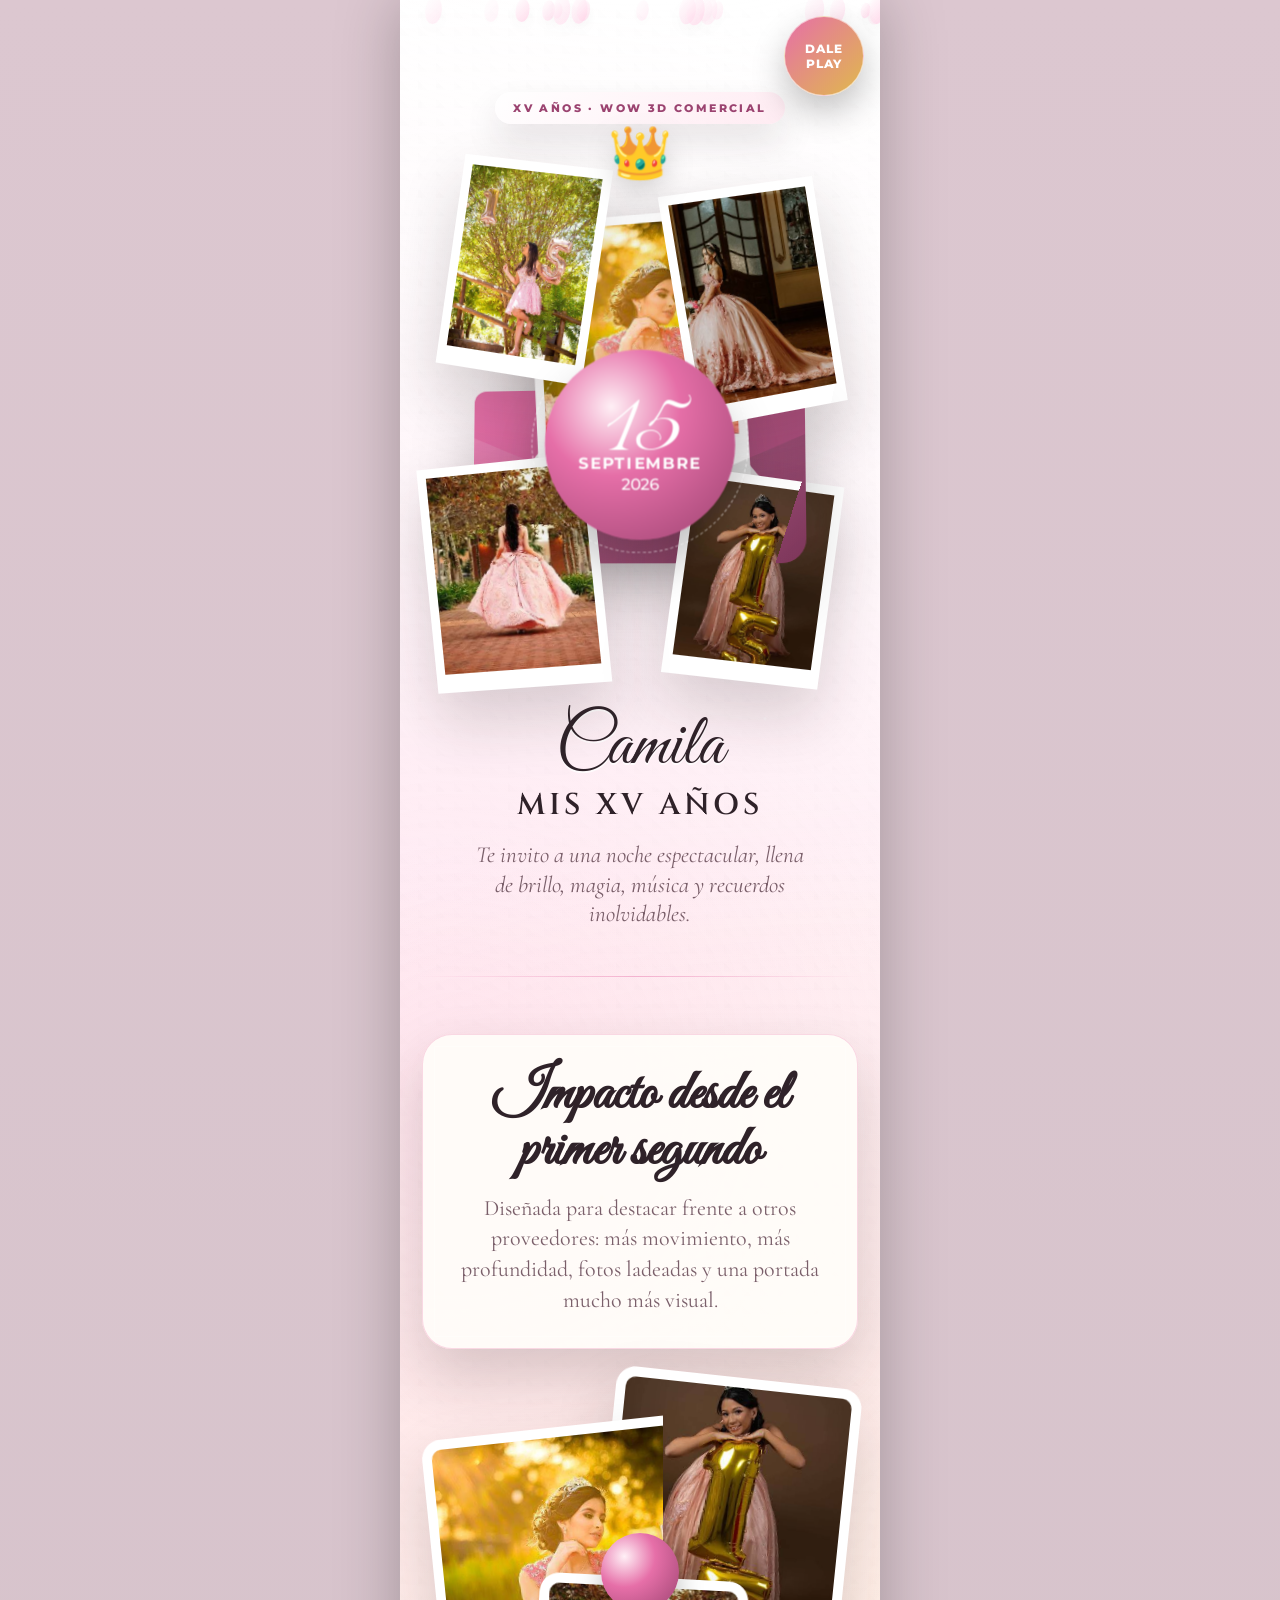
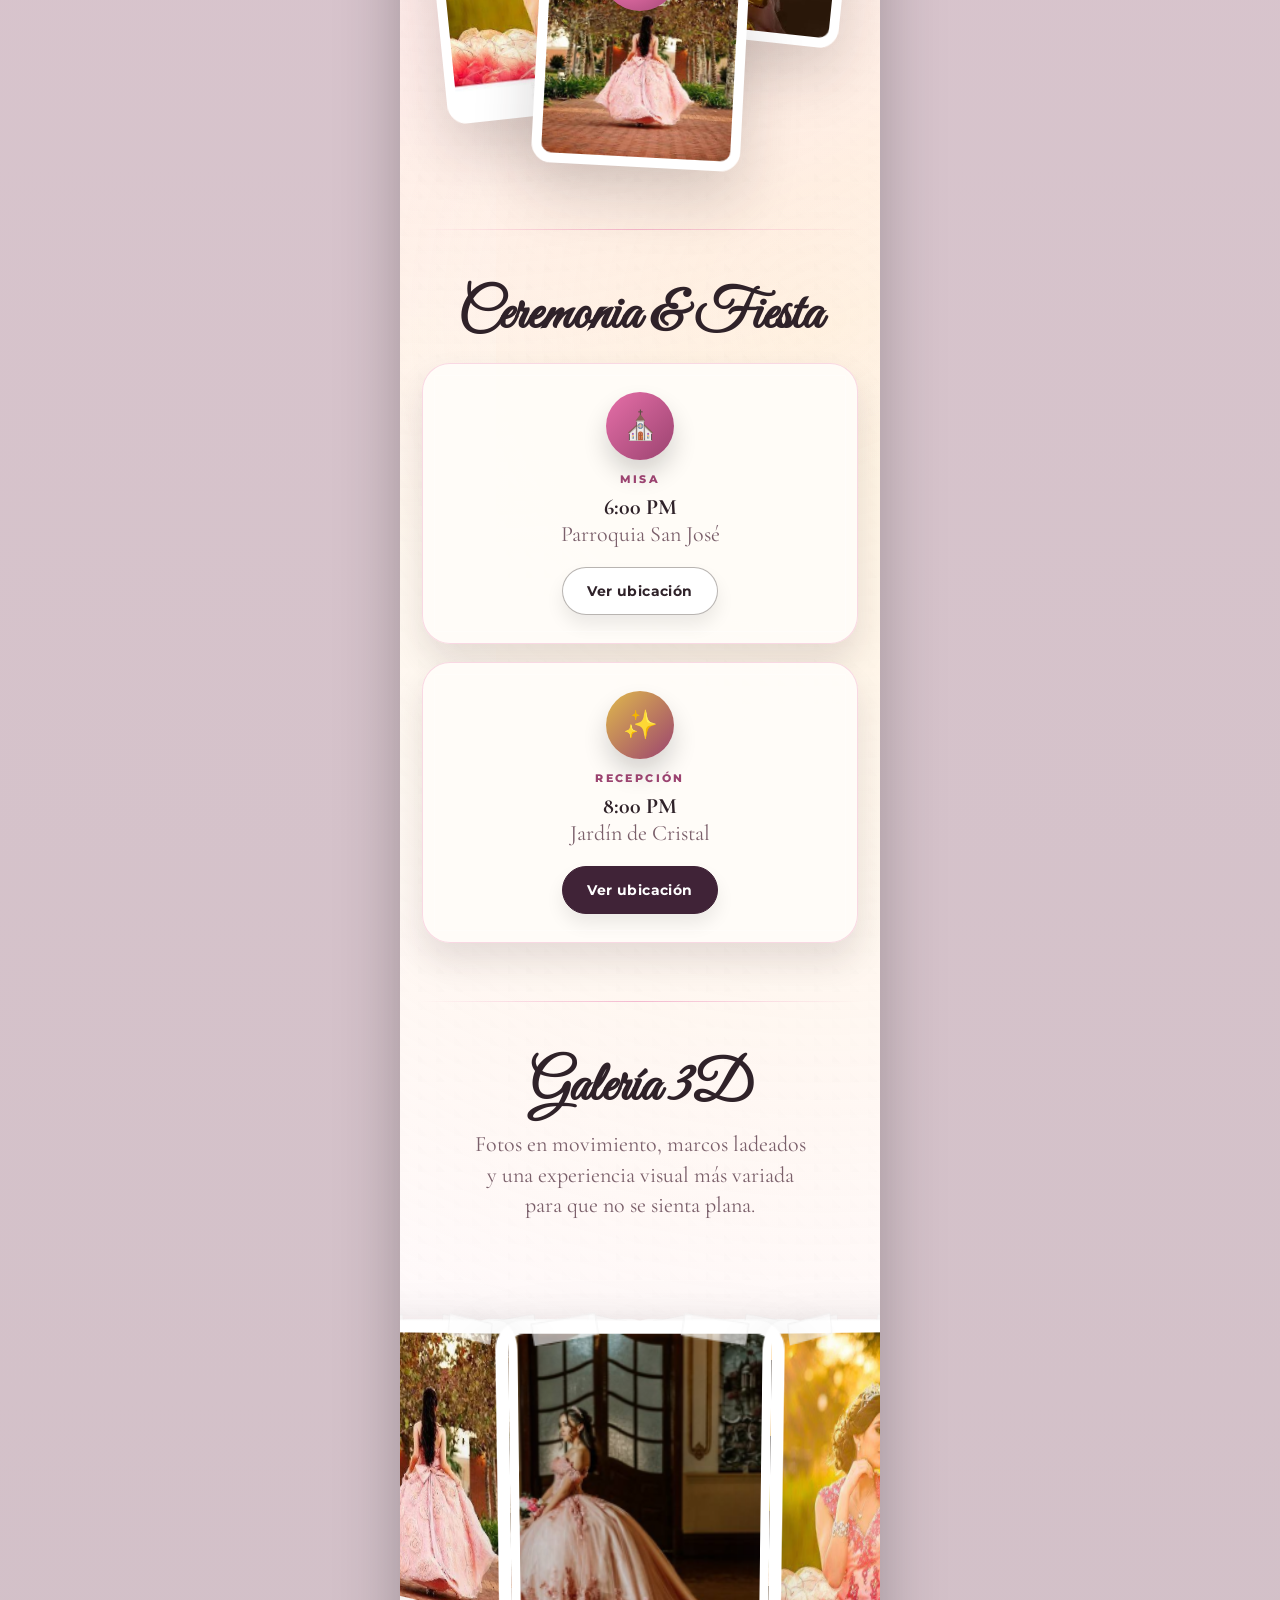
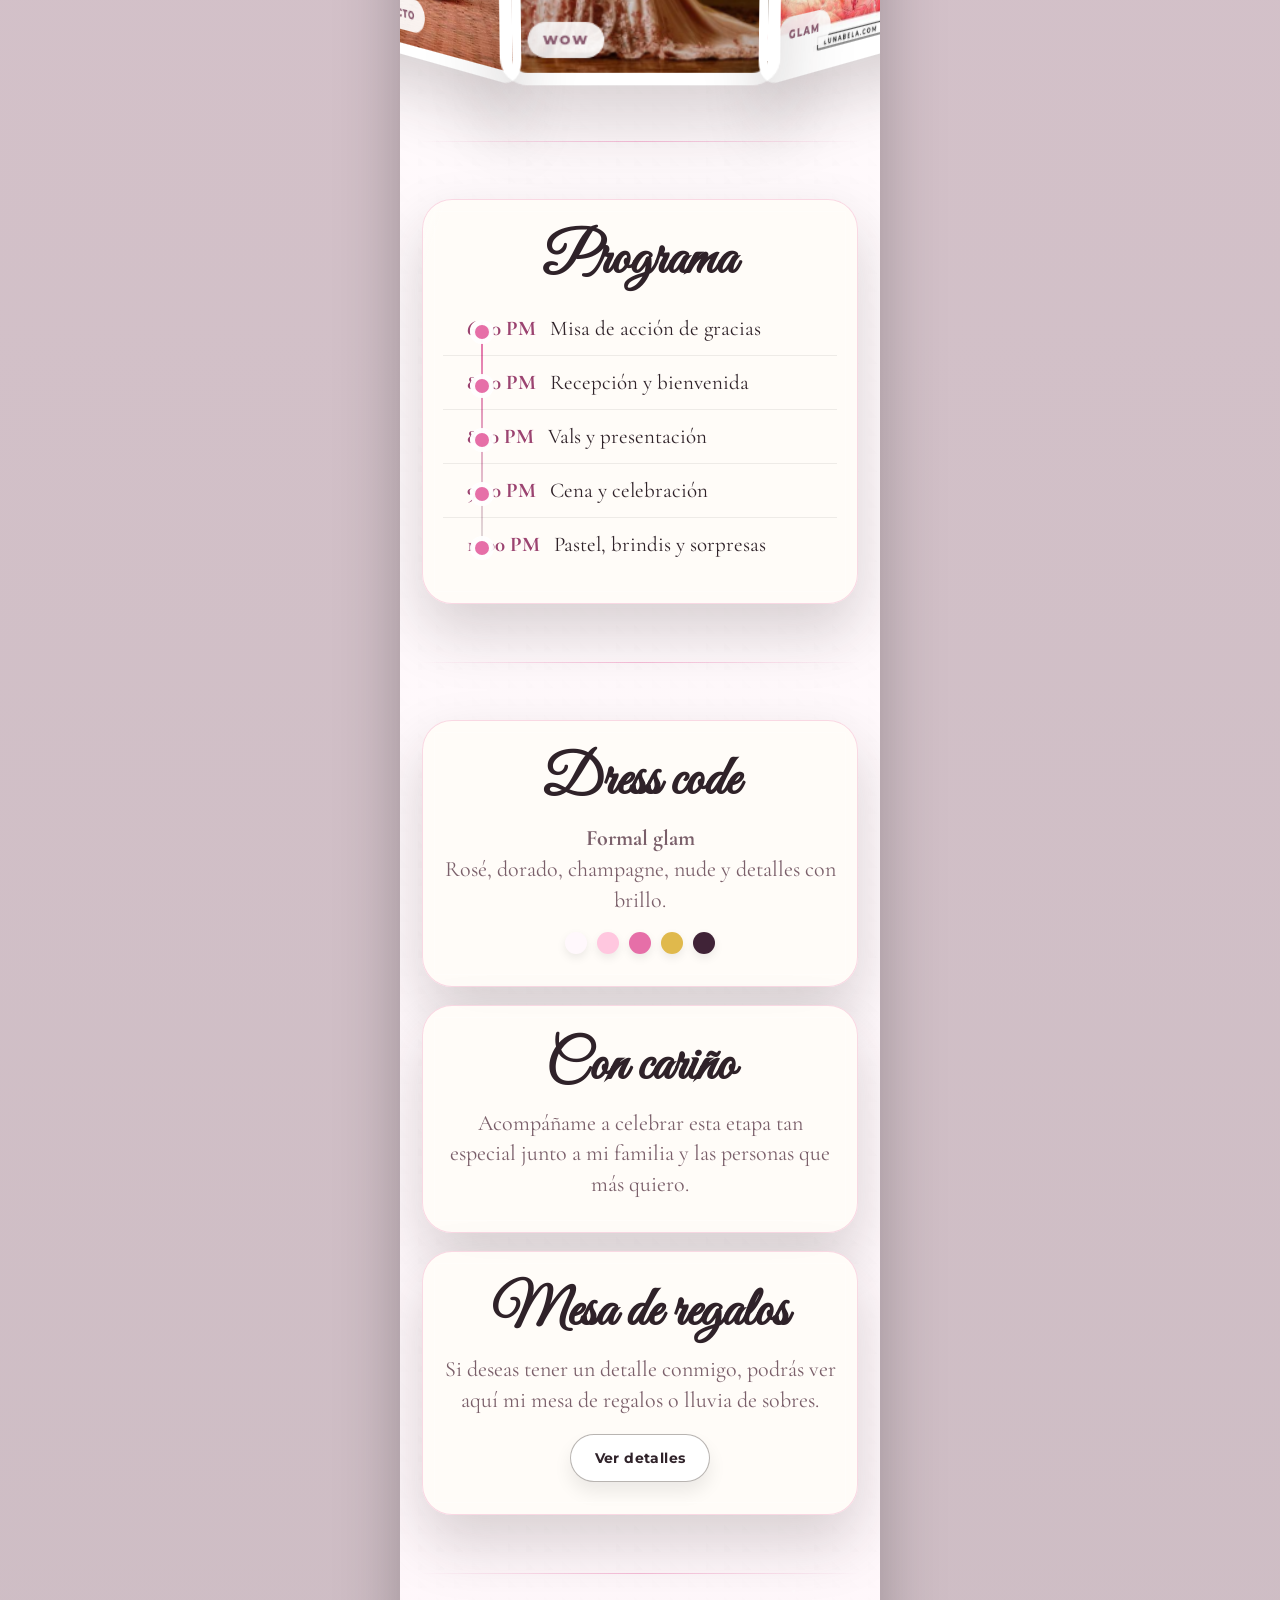
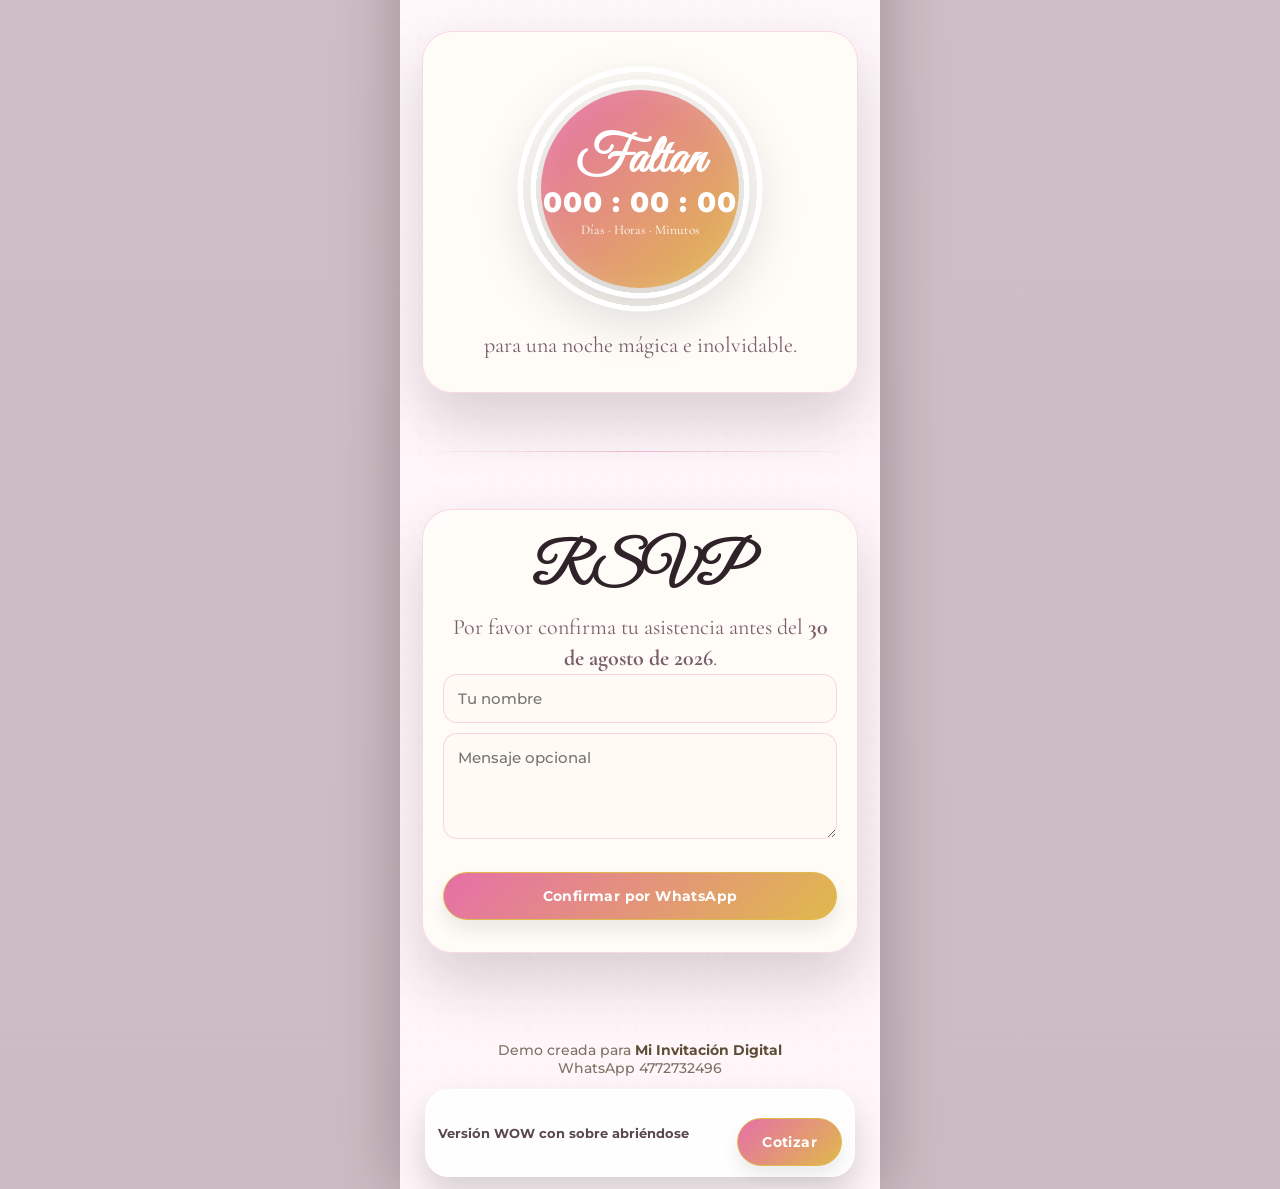
<file: XV-Prem/index.html>
<!DOCTYPE html>
<html lang="es">
<head>
<meta charset="UTF-8">
<meta name="viewport" content="width=device-width, initial-scale=1.0, viewport-fit=cover">
<title>XV WOW Comercial 3D Más Variada</title>

<link rel="preconnect" href="https://fonts.googleapis.com">
<link rel="preconnect" href="https://fonts.gstatic.com" crossorigin>
<link href="https://fonts.googleapis.com/css2?family=Cinzel:wght@400;500;600;700&family=Cormorant+Garamond:wght@400;500;600;700&family=Great+Vibes&family=Imperial+Script&family=Montserrat:wght@400;500;600;700;800&display=swap" rel="stylesheet">
<style>
:root{
  --outside:#d9c8cf;
  --bg1:#fff8fb;
  --bg2:#fffefe;
  --ink:#2d2326;
  --soft:#77646a;
  --accent:#d58aa8;
  --accent2:#b46a88;
  --gold:#d9b874;
  --dark:#5f3f51;
  --line:rgba(213,138,168,.45);
  --panel:rgba(255,252,247,.95);
  --panelLine:rgba(213,138,168,.28);
  --shadow:0 28px 60px rgba(40,25,30,.18);
  --softShadow:0 18px 34px rgba(40,25,30,.12);
}
*{box-sizing:border-box}
html{scroll-behavior:smooth}
body{margin:0;background:linear-gradient(180deg,var(--outside),#cbbbc2);font-family:'Cormorant Garamond',serif;color:var(--ink);overflow-x:hidden}
.page{position:relative;width:100%;max-width:480px;min-height:100svh;margin:0 auto;overflow:hidden;background:
 radial-gradient(circle at 50% -10%, rgba(255,255,255,.95), transparent 24%),
 radial-gradient(circle at 12% 18%, var(--wash1), transparent 22%),
 radial-gradient(circle at 88% 32%, var(--wash2), transparent 28%),
 linear-gradient(180deg,var(--bg2),var(--bg1));box-shadow:0 0 60px rgba(0,0,0,.25);perspective:1600px}
.grain,.sparkles,.sheen,.petals{position:absolute;inset:0;pointer-events:none}
.grain{opacity:.24;z-index:0;background-image:linear-gradient(45deg, rgba(0,0,0,.02) 25%, transparent 25%),linear-gradient(-45deg, rgba(0,0,0,.015) 25%, transparent 25%);background-size:18px 18px,22px 22px}
.sparkles{z-index:0;opacity:.62;background-image:
 radial-gradient(circle at 14% 11%, rgba(255,255,255,.8) 0 1px, transparent 2px),
 radial-gradient(circle at 76% 12%, rgba(255,255,255,.65) 0 1px, transparent 2px),
 radial-gradient(circle at 42% 20%, rgba(255,228,180,.78) 0 1.5px, transparent 3px),
 radial-gradient(circle at 55% 37%, rgba(255,255,255,.6) 0 1px, transparent 2px),
 radial-gradient(circle at 26% 70%, rgba(255,255,255,.6) 0 1px, transparent 2px),
 radial-gradient(circle at 82% 80%, rgba(255,255,255,.55) 0 1px, transparent 2px);animation:twinkle 4.5s ease-in-out infinite alternate}
.sheen{z-index:1;background:linear-gradient(115deg, transparent 0 38%, rgba(255,255,255,.18) 44%, transparent 50%);transform:translateX(-80%);animation:sheen 11s linear infinite}
.petal{position:absolute;width:13px;height:21px;border-radius:70% 50% 70% 50%;background:linear-gradient(135deg, rgba(255,255,255,.95), var(--petal));box-shadow:0 6px 14px rgba(0,0,0,.05);opacity:.6;animation:fall linear infinite}
.music{position:fixed;right:16px;top:16px;z-index:80;width:80px;height:80px;border-radius:50%;border:1px solid rgba(255,255,255,.56);background:linear-gradient(135deg,var(--accent),var(--gold));color:#fff;box-shadow:0 16px 34px rgba(0,0,0,.24);font:800 12px 'Montserrat',sans-serif;letter-spacing:1px;cursor:pointer;animation:musicPulse 3s ease-in-out infinite}
.sticky{position:fixed;left:50%;bottom:12px;transform:translateX(-50%);width:min(430px,calc(100% - 22px));z-index:75;background:rgba(255,255,255,.86);border:1px solid rgba(255,255,255,.72);backdrop-filter:blur(14px);border-radius:24px;padding:10px 12px;display:flex;align-items:center;justify-content:space-between;gap:10px;box-shadow:0 18px 34px rgba(0,0,0,.16)}
.sticky span{font:700 13px 'Montserrat',sans-serif;color:#5a4750}
section{position:relative;z-index:2;padding:58px 22px;text-align:center}
section:not(.hero)::before{content:'';position:absolute;left:18px;right:18px;top:0;height:1px;background:linear-gradient(90deg,transparent,var(--line),transparent)}
.hero{padding-top:92px;padding-bottom:46px;min-height:100svh;display:flex;flex-direction:column;justify-content:center}
.label{display:inline-block;margin:0 auto 16px;padding:9px 18px;border-radius:999px;background:linear-gradient(135deg,rgba(255,255,255,.86), rgba(255,219,232,.52));color:var(--accent2);box-shadow:var(--softShadow);font:800 11px 'Montserrat',sans-serif;text-transform:uppercase;letter-spacing:2.4px;animation:float 5s ease-in-out infinite}
.names{font-family:'Great Vibes',cursive;font-size:72px;line-height:.88;margin:8px 0 6px;text-shadow:0 2px 0 rgba(255,255,255,.82)}
.title{margin:0;font:600 30px 'Cinzel',serif;letter-spacing:4px;text-transform:uppercase}
.quote{max-width:340px;margin:16px auto 0;font-size:23px;line-height:1.28;color:var(--soft);font-style:italic}

/* opening envelope hero */
.envelope-scene{position:relative;min-height:560px;margin:0 auto 8px;perspective:1500px;transform-style:preserve-3d;animation:sceneBreath 9s ease-in-out infinite}
.envelope-wrap{position:absolute;left:50%;top:55%;width:330px;height:230px;transform:translate(-50%,-50%) rotateX(6deg) rotateY(-8deg) translateZ(20px);transform-style:preserve-3d;filter:drop-shadow(0 28px 32px rgba(0,0,0,.22));}
.env-back{position:absolute;left:0;right:0;bottom:0;height:172px;border-radius:12px 12px 24px 24px;background:linear-gradient(135deg,var(--accent),var(--accent2));}
.env-liner{position:absolute;left:25px;right:25px;top:0;height:170px;background:linear-gradient(135deg,#fff,var(--bg1));clip-path:polygon(50% 0,100% 100%,0 100%);transform-origin:50% 100%;animation:flapOpen 4.8s ease-in-out infinite;z-index:4}
.env-front{position:absolute;left:0;right:0;bottom:0;height:125px;background:linear-gradient(145deg,rgba(255,255,255,.12),rgba(0,0,0,.20));clip-path:polygon(0 0,50% 55%,100% 0,100% 100%,0 100%);border-radius:0 0 24px 24px;z-index:8}
.env-card{position:absolute;left:50%;bottom:78px;width:210px;height:270px;transform:translateX(-50%) translateZ(70px) rotateZ(-3deg);background:#fff;border:9px solid #fff;border-bottom-width:18px;background-size:cover;background-position:center;box-shadow:var(--shadow);animation:cardRise 4.8s ease-in-out infinite;z-index:6}
.seal{position:absolute;left:50%;bottom:94px;transform:translateX(-50%) translateZ(100px);width:58px;height:58px;border-radius:50%;background:radial-gradient(circle at 30% 30%,#fff1cf,var(--gold) 42%,var(--accent2));box-shadow:0 12px 20px rgba(0,0,0,.22);z-index:10;animation:sealPulse 3s ease-in-out infinite}
.floating-frame{position:absolute;background:#fff;border:9px solid #fff;border-bottom-width:18px;background-size:cover;background-position:center;box-shadow:var(--shadow);transform-style:preserve-3d}
.frame-a{left:8px;top:56px;width:160px;height:220px;background-image:url('assets/foto03.jpg');transform:rotateY(18deg) rotateZ(-10deg) translateZ(70px);animation:floatA 7s ease-in-out infinite}
.frame-b{right:4px;top:38px;width:150px;height:200px;background-image:url('assets/foto04.jpg');transform:rotateY(-18deg) rotateZ(9deg) translateZ(100px);animation:floatB 7.5s ease-in-out infinite}
.frame-c{left:22px;bottom:28px;width:156px;height:198px;background-image:url('assets/foto05.jpg');transform:rotateY(10deg) rotateZ(8deg) translateZ(55px);animation:floatC 6.8s ease-in-out infinite}
.frame-d{right:26px;bottom:20px;width:176px;height:220px;background-image:url('assets/foto08.jpg');transform:rotateY(-12deg) rotateZ(-6deg) translateZ(45px);animation:floatD 8s ease-in-out infinite}
.crown{position:absolute;left:50%;top:18px;transform:translateX(-50%) translateZ(180px);font-size:45px;filter:drop-shadow(0 8px 12px rgba(0,0,0,.18));animation:float 4.8s ease-in-out infinite;z-index:12}
.medallion{position:absolute;left:50%;top:54%;transform:translate(-50%,-50%) translateZ(160px);width:170px;height:170px;border-radius:50%;background:radial-gradient(circle at 35% 30%, #fff0f6, var(--accent) 38%, var(--accent2) 100%);box-shadow:0 24px 42px rgba(0,0,0,.26);display:grid;place-items:center;color:#fff;z-index:12;animation:medallion 3.8s ease-in-out infinite}
.medallion::before{content:'';position:absolute;inset:-12px;border-radius:50%;border:1px dashed rgba(255,255,255,.55);animation:spin 18s linear infinite}
.medallion .day{font-family:'Imperial Script',cursive;font-size:82px;line-height:.62}.medallion .month{font:700 14px 'Montserrat',sans-serif;letter-spacing:1.7px;text-transform:uppercase}.medallion .year{font:500 14px 'Montserrat',sans-serif}

/* panels + moved frames */
.panel,.detail{position:relative;background:var(--panel);border:1px solid var(--panelLine);box-shadow:var(--shadow);overflow:hidden}
.panel{padding:32px 20px;border-radius:30px}.panel::before,.detail::before{content:'';position:absolute;inset:11px;border:1px solid rgba(255,255,255,.30);pointer-events:none}.panel::after,.detail::after{content:'';position:absolute;top:0;bottom:0;left:-130px;width:90px;transform:skewX(-18deg);background:linear-gradient(90deg,transparent,rgba(255,255,255,.58),transparent);animation:glint 5.2s infinite}
h2{margin:0 0 14px;font-family:'Great Vibes',cursive;font-size:56px;line-height:1}.copy{margin:0;font-size:22px;color:var(--soft);line-height:1.4}
.btn{display:inline-block;margin-top:18px;padding:14px 24px;border-radius:999px;border:1px solid rgba(47,37,27,.34);background:#fff;color:var(--ink);text-decoration:none;font:700 14px 'Montserrat',sans-serif;letter-spacing:.4px;box-shadow:0 10px 18px rgba(0,0,0,.08);transition:all .35s ease}.btn:hover{transform:translateY(-3px) scale(1.03);background:linear-gradient(135deg,var(--accent),var(--gold));color:#fff;box-shadow:0 16px 26px rgba(0,0,0,.18)}.btn.fill{background:linear-gradient(135deg,var(--accent),var(--gold));color:#fff;border-color:var(--gold)}.btn.dark{background:var(--dark);border-color:var(--dark);color:#fff}.btn.wide{width:100%}

.editorial-collage{margin:28px 0 4px;height:390px;position:relative;transform-style:preserve-3d}
.ed-img{position:absolute;border:10px solid #fff;border-radius:20px;background-size:cover;background-position:center;box-shadow:var(--shadow)}
.ed-a{left:-5px;top:50px;width:62%;height:285px;background-image:url('assets/foto02.jpg');transform:rotateY(15deg) rotateZ(-6deg) translateZ(48px);animation:float 6.2s ease-in-out infinite}
.ed-b{right:-4px;top:0;width:58%;height:260px;background-image:url('assets/foto06.jpg');transform:rotateY(-13deg) rotateZ(6deg) translateZ(36px);animation:floatAlt 7s ease-in-out infinite}
.ed-c{left:50%;bottom:0;width:48%;height:190px;background-image:url('assets/foto09.jpg');transform:translateX(-50%) rotateZ(3deg) translateZ(95px);animation:photoLift 5.8s ease-in-out infinite}
.mini-seal{position:absolute;left:50%;top:50%;transform:translate(-50%,-50%) translateZ(130px);width:78px;height:78px;border-radius:50%;background:radial-gradient(circle at 30% 30%, #fff0f6, var(--accent) 40%, var(--accent2) 100%);box-shadow:0 16px 26px rgba(0,0,0,.25);z-index:5;animation:sealPulse 3s ease-in-out infinite}

.details{display:grid;gap:18px;margin-top:20px}.detail{padding:28px 18px;border-radius:28px;box-shadow:var(--softShadow);animation:cardBreath 5.5s ease-in-out infinite}.detail:nth-child(2){animation-delay:.35s}.icon{width:68px;height:68px;margin:0 auto 12px;border-radius:50%;display:grid;place-items:center;color:#fff;font-size:28px;background:linear-gradient(135deg,var(--accent),var(--accent2));box-shadow:0 14px 24px rgba(0,0,0,.16);animation:iconFloat 3.5s ease-in-out infinite}.tag{font:800 11px 'Montserrat',sans-serif;letter-spacing:2.4px;text-transform:uppercase;color:var(--accent2)}.detail p{font-size:22px;line-height:1.25;color:var(--soft);margin:8px 0 0}.detail strong{color:var(--ink)}

.gallery-stage{margin-top:22px;position:relative;height:440px;perspective:1200px;overflow:visible}.gallery-ring{position:absolute;left:50%;top:50%;width:220px;height:285px;transform-style:preserve-3d;transform:translate(-50%,-50%) rotateX(-7deg);animation:ring 30s linear infinite}.ring-card{position:absolute;inset:0;border:10px solid #fff;border-radius:22px;background-size:cover;background-position:center;box-shadow:var(--shadow)}.ring-card::before,.ring-card::after{content:'';position:absolute;top:-12px;width:48px;height:15px;background:rgba(255,255,255,.62);border:1px solid rgba(180,180,180,.14)}.ring-card::before{left:18px;transform:rotate(-10deg)}.ring-card::after{right:18px;transform:rotate(9deg)}.ring-card span{position:absolute;left:12px;bottom:12px;padding:8px 12px;border-radius:999px;background:rgba(255,255,255,.9);color:#8a5b70;font:800 10px 'Montserrat',sans-serif;letter-spacing:1.4px;text-transform:uppercase}
.timeline{margin-top:12px;text-align:left;position:relative}.timeline::before{content:'';position:absolute;left:38px;top:20px;bottom:20px;width:2px;background:linear-gradient(var(--accent), rgba(0,0,0,.12))}.row{display:flex;gap:14px;padding:14px 0;border-bottom:1px solid rgba(0,0,0,.065);position:relative;font-size:21px}.row:last-child{border-bottom:0}.row::before{content:'';position:absolute;left:32px;top:23px;width:14px;height:14px;border-radius:50%;background:var(--accent);box-shadow:0 0 0 5px rgba(255,255,255,.96)}.time{min-width:88px;padding-left:24px;color:var(--accent2);font-weight:700}
.palette{display:flex;justify-content:center;gap:10px;margin-top:16px}.palette span{width:22px;height:22px;border-radius:50%;box-shadow:0 4px 10px rgba(0,0,0,.08);animation:pop 2.2s ease-in-out infinite}
.count-lace{width:250px;height:250px;border-radius:50%;margin:0 auto 16px;padding:26px;background:repeating-radial-gradient(circle,#fff 0 5px,transparent 6px 13px);filter:drop-shadow(0 16px 22px rgba(0,0,0,.16));animation:float 5.4s ease-in-out infinite}.count-core{width:100%;height:100%;border-radius:50%;display:grid;place-items:center;background:linear-gradient(135deg,var(--accent),var(--gold));color:#fff;box-shadow:inset 0 0 30px rgba(255,255,255,.13)}.count-core h3{font-family:'Great Vibes',cursive;font-size:52px;margin:0;line-height:.9}.nums{font:800 28px 'Montserrat',sans-serif;letter-spacing:1px}.nums small{display:block;margin-top:4px;font:600 10px 'Montserrat',sans-serif;letter-spacing:2px;text-transform:uppercase}
input,textarea{width:100%;padding:14px;border-radius:14px;border:1px solid var(--panelLine);margin-bottom:10px;background:#fffaf4;color:var(--ink);font:500 15px 'Montserrat',sans-serif;transition:all .3s ease} input:focus,textarea:focus{outline:none;border-color:var(--accent);box-shadow:0 0 0 4px rgba(213,138,168,.14);transform:translateY(-2px)}
.footer{position:relative;z-index:2;padding:30px 22px 112px;text-align:center;color:#7f7264;font:500 14px 'Montserrat',sans-serif}.footer strong{color:#5f4e37}
.reveal{opacity:0;transform:translateY(34px) scale(.98);transition:opacity .85s ease,transform .85s ease}.reveal.visible{opacity:1;transform:translateY(0) scale(1)}

@keyframes twinkle{0%{opacity:.28}100%{opacity:.74}} @keyframes sheen{0%{transform:translateX(-85%)}100%{transform:translateX(140%)}} @keyframes musicPulse{0%,100%{box-shadow:0 16px 34px rgba(0,0,0,.24)}50%{box-shadow:0 16px 34px rgba(0,0,0,.28),0 0 0 8px rgba(255,255,255,.14)}} @keyframes float{0%,100%{transform:translateY(0)}50%{transform:translateY(-10px)}} @keyframes floatAlt{0%,100%{transform:translateY(0)}50%{transform:translateY(12px)}} @keyframes sceneBreath{0%,100%{transform:rotateY(0deg) rotateX(0)}50%{transform:rotateY(-5deg) rotateX(2deg)}} @keyframes flapOpen{0%,100%{transform:rotateX(0deg)}50%{transform:rotateX(-58deg) translateY(-8px)}} @keyframes cardRise{0%,100%{transform:translateX(-50%) translateY(8px) translateZ(70px) rotateZ(-3deg)}50%{transform:translateX(-50%) translateY(-44px) translateZ(105px) rotateZ(2deg)}} @keyframes sealPulse{0%,100%{transform:translateX(-50%) translateZ(100px) scale(1)}50%{transform:translateX(-50%) translateZ(100px) scale(1.08)}} @keyframes floatA{0%,100%{transform:rotateY(18deg) rotateZ(-10deg) translate3d(0,0,70px)}50%{transform:rotateY(18deg) rotateZ(-7deg) translate3d(0,-12px,92px)}} @keyframes floatB{0%,100%{transform:rotateY(-18deg) rotateZ(9deg) translate3d(0,0,100px)}50%{transform:rotateY(-18deg) rotateZ(6deg) translate3d(0,10px,122px)}} @keyframes floatC{0%,100%{transform:rotateY(10deg) rotateZ(8deg) translate3d(0,0,55px)}50%{transform:rotateY(10deg) rotateZ(5deg) translate3d(0,-10px,78px)}} @keyframes floatD{0%,100%{transform:rotateY(-12deg) rotateZ(-6deg) translate3d(0,0,45px)}50%{transform:rotateY(-12deg) rotateZ(-3deg) translate3d(0,12px,65px)}} @keyframes medallion{0%,100%{box-shadow:0 24px 42px rgba(0,0,0,.26)}50%{box-shadow:0 28px 46px rgba(0,0,0,.30),0 0 0 13px rgba(255,255,255,.12)}} @keyframes spin{from{transform:rotate(0)}to{transform:rotate(360deg)}} @keyframes glint{0%{left:-130px}45%,100%{left:125%}} @keyframes photoLift{0%,100%{transform:translateX(-50%) rotateZ(3deg) translateZ(95px)}50%{transform:translateX(-50%) rotateZ(0deg) translateZ(118px) translateY(-8px)}} @keyframes cardBreath{0%,100%{transform:translateY(0)}50%{transform:translateY(-5px)}} @keyframes iconFloat{0%,100%{transform:translateY(0)}50%{transform:translateY(-6px)}} @keyframes ring{from{transform:translate(-50%,-50%) rotateX(-7deg) rotateY(0)}to{transform:translate(-50%,-50%) rotateX(-7deg) rotateY(360deg)}} @keyframes pop{0%,100%{transform:scale(1)}50%{transform:scale(1.18)}} @keyframes fall{0%{transform:translateY(-30px) rotate(0);opacity:0}12%{opacity:.58}100%{transform:translateY(1150px) translateX(40px) rotate(340deg);opacity:0}}
@media(max-width:380px){section{padding-left:18px;padding-right:18px}.names{font-size:60px}.envelope-scene{min-height:520px}.envelope-wrap{width:304px}.floating-frame{transform:scale(.92)}.medallion{width:160px;height:160px}.gallery-stage{height:404px}.gallery-ring,.ring-card{width:202px;height:262px}.sticky span{font-size:12px}.count-lace{width:224px;height:224px}}
</style>


<style>
:root{
--outside:#dcc7d0;
--bg1:#fff6fa;
--bg2:#fffefe;
--wash1:rgba(255,181,213,.32);
--wash2:rgba(255,220,150,.28);
--ink:#2f2229;
--soft:#7a5f6a;
--accent:#e66fa8;
--accent2:#9b4370;
--gold:#e0b94c;
--dark:#402337;
--line:rgba(230,111,168,.45);
--panel:rgba(255,252,248,.96);
--panelLine:rgba(230,111,168,.26);
--petal:rgba(255,190,220,.78);
}
.env-card{background-image:url('assets/foto02.jpg')}
.frame-a{background-image:url('assets/foto01.jpg')}
.frame-b{background-image:url('assets/foto04.jpg')}
.frame-c{background-image:url('assets/foto06.jpg')}
.frame-d{background-image:url('assets/foto09.jpg')}
</style>

</head>
<body data-date="2026-09-20T18:00:00" data-name="Camila">
<main class="page">
<div class="grain"></div><div class="sparkles"></div><div class="petals" id="petals"></div><div class="sheen"></div>
<button class="music" onclick="toggleMusic()">DALE<br>PLAY</button>
<div class="sticky"><span>Versión WOW con sobre abriéndose</span><a class="btn fill" href="https://wa.me/524772732496?text=Hola%2C%20quiero%20una%20invitaci%C3%B3n%20XV%20WOW%20con%20sobres%203D" target="_blank">Cotizar</a></div>

<section class="hero reveal visible">
  <div class="label">XV Años · WOW 3D Comercial</div>
  <div class="envelope-scene">
    <div class="crown">👑</div>
    <div class="floating-frame frame-a"></div>
    <div class="floating-frame frame-b"></div>
    <div class="floating-frame frame-c"></div>
    <div class="floating-frame frame-d"></div>
    <div class="envelope-wrap">
      <div class="env-back"></div>
      <div class="env-liner"></div>
      <div class="env-card"></div>
      <div class="env-front"></div>
      <div class="seal"></div>
    </div>
    <div class="medallion"><div><div class="day">15</div><div class="month">Septiembre</div><div class="year">2026</div></div></div>
  </div>
  <div class="names">Camila</div>
  <p class="title">Mis XV Años</p>
  <p class="quote">Te invito a una noche espectacular, llena de brillo, magia, música y recuerdos inolvidables.</p>
</section>

<section class="reveal">
  <div class="panel">
    <h2>Impacto desde el primer segundo</h2>
    <p class="copy">Diseñada para destacar frente a otros proveedores: más movimiento, más profundidad, fotos ladeadas y una portada mucho más visual.</p>
  </div>
  <div class="editorial-collage">
    <div class="ed-img ed-a"></div>
    <div class="ed-img ed-b"></div>
    <div class="ed-img ed-c"></div>
    <div class="mini-seal"></div>
  </div>
</section>

<section class="reveal">
  <h2>Ceremonia & Fiesta</h2>
  <div class="details">
    <div class="detail"><div class="icon">⛪</div><div class="tag">Misa</div><p><strong>6:00 PM</strong><br>Parroquia San José</p><a class="btn" href="https://maps.google.com" target="_blank">Ver ubicación</a></div>
    <div class="detail"><div class="icon" style="background:linear-gradient(135deg,var(--gold),var(--accent2))">✨</div><div class="tag">Recepción</div><p><strong>8:00 PM</strong><br>Jardín de Cristal</p><a class="btn dark" href="https://maps.google.com" target="_blank">Ver ubicación</a></div>
  </div>
</section>

<section class="reveal">
  <h2>Galería 3D</h2>
  <p class="copy" style="max-width:335px;margin:0 auto">Fotos en movimiento, marcos ladeados y una experiencia visual más variada para que no se sienta plana.</p>
  <div class="gallery-stage"><div class="gallery-ring"><div class="ring-card" style="background-image:url('assets/foto01.jpg');transform:rotateY(0deg) translateZ(275px)"><span>WOW</span></div>
<div class="ring-card" style="background-image:url('assets/foto02.jpg');transform:rotateY(40deg) translateZ(275px)"><span>Glam</span></div>
<div class="ring-card" style="background-image:url('assets/foto03.jpg');transform:rotateY(80deg) translateZ(275px)"><span>Brillo</span></div>
<div class="ring-card" style="background-image:url('assets/foto04.jpg');transform:rotateY(120deg) translateZ(275px)"><span>Magia</span></div>
<div class="ring-card" style="background-image:url('assets/foto05.jpg');transform:rotateY(160deg) translateZ(275px)"><span>Rosas</span></div>
<div class="ring-card" style="background-image:url('assets/foto06.jpg');transform:rotateY(200deg) translateZ(275px)"><span>Fiesta</span></div>
<div class="ring-card" style="background-image:url('assets/foto07.jpg');transform:rotateY(240deg) translateZ(275px)"><span>XV</span></div>
<div class="ring-card" style="background-image:url('assets/foto08.jpg');transform:rotateY(280deg) translateZ(275px)"><span>Corona</span></div>
<div class="ring-card" style="background-image:url('assets/foto09.jpg');transform:rotateY(320deg) translateZ(275px)"><span>Impacto</span></div>
</div></div>
</section>

<section class="reveal">
  <div class="panel"><h2>Programa</h2><div class="timeline">
    <div class="row"><div class="time">6:00 PM</div><div>Misa de acción de gracias</div></div>
    <div class="row"><div class="time">8:00 PM</div><div>Recepción y bienvenida</div></div>
    <div class="row"><div class="time">8:30 PM</div><div>Vals y presentación</div></div>
    <div class="row"><div class="time">9:00 PM</div><div>Cena y celebración</div></div>
    <div class="row"><div class="time">11:00 PM</div><div>Pastel, brindis y sorpresas</div></div>
  </div></div>
</section>

<section class="reveal">
  <div class="panel" style="margin-bottom:18px"><h2>Dress code</h2><p class="copy"><strong>Formal glam</strong><br>Rosé, dorado, champagne, nude y detalles con brillo.</p><div class="palette"><span style="background:#fff8fc;animation-delay:0.0s"></span><span style="background:#ffc7df;animation-delay:0.2s"></span><span style="background:#e66fa8;animation-delay:0.4s"></span><span style="background:#e0b94c;animation-delay:0.6000000000000001s"></span><span style="background:#402337;animation-delay:0.8s"></span></div></div>
  <div class="panel" style="margin-bottom:18px"><h2>Con cariño</h2><p class="copy">Acompáñame a celebrar esta etapa tan especial junto a mi familia y las personas que más quiero.</p></div>
  <div class="panel"><h2>Mesa de regalos</h2><p class="copy">Si deseas tener un detalle conmigo, podrás ver aquí mi mesa de regalos o lluvia de sobres.</p><a class="btn" href="#" target="_blank">Ver detalles</a></div>
</section>

<section class="reveal"><div class="panel"><div class="count-lace"><div class="count-core"><div><h3>Faltan</h3><div class="nums"><span data-days>000</span> : <span data-hours>00</span> : <span data-minutes>00</span></div><small>Días · Horas · Minutos</small></div></div></div><p class="copy">para una noche mágica e inolvidable.</p></div></section>

<section class="reveal"><div class="panel"><h2>RSVP</h2><p class="copy">Por favor confirma tu asistencia antes del <strong>30 de agosto de 2026</strong>.</p><input id="guestName" placeholder="Tu nombre"><textarea id="guestMsg" rows="4" placeholder="Mensaje opcional"></textarea><button class="btn fill wide" onclick="sendRSVP()">Confirmar por WhatsApp</button></div></section>

<footer class="footer">Demo creada para <strong>Mi Invitación Digital</strong><br>WhatsApp 4772732496</footer>
</main>

<script>
const observer = new IntersectionObserver((entries)=>{entries.forEach(entry=>{if(entry.isIntersecting) entry.target.classList.add('visible');});},{threshold:.14});document.querySelectorAll('.reveal').forEach(el=>observer.observe(el));
let audioCtx,isPlaying=false,timer; const progression=[[261.63,329.63,392,523.25],[220,277.18,329.63,440],[196,246.94,311.13,392],[174.61,220,293.66,369.99]];
function tone(freq,start,duration,gainVal,type='sine'){const osc=audioCtx.createOscillator();const gain=audioCtx.createGain();osc.type=type;osc.frequency.setValueAtTime(freq,start);gain.gain.setValueAtTime(0.0001,start);gain.gain.exponentialRampToValueAtTime(gainVal,start+.08);gain.gain.exponentialRampToValueAtTime(0.0001,start+duration);osc.connect(gain);gain.connect(audioCtx.destination);osc.start(start);osc.stop(start+duration+.05);}
function playLoop(){if(!isPlaying) return; const now=audioCtx.currentTime; progression.forEach((chord,i)=>{const base=now+i*1.9; chord.forEach((f,idx)=>tone(f,base+idx*.1,1.6,idx===0?.042:.022,idx===0?'triangle':'sine')); tone(chord[0]/2,base,1.8,.018,'sine'); tone(chord[2]*2,base+.88,.5,.011,'triangle');}); timer=setTimeout(playLoop,7700);} 
function toggleMusic(){const btn=document.querySelector('.music'); if(!audioCtx) audioCtx=new (window.AudioContext||window.webkitAudioContext)(); if(audioCtx.state==='suspended') audioCtx.resume(); if(!isPlaying){isPlaying=true; btn.innerHTML='PAUSAR'; playLoop();} else {isPlaying=false; btn.innerHTML='DALE<br>PLAY'; clearTimeout(timer);}}
function startCountdown(targetDate){const target=new Date(targetDate); function tick(){const diff=Math.max(target-new Date(),0); const d=Math.floor(diff/(1000*60*60*24)); const h=Math.floor((diff/(1000*60*60))%24); const m=Math.floor((diff/(1000*60))%60); document.querySelectorAll('[data-days]').forEach(el=>el.textContent=String(d).padStart(3,'0')); document.querySelectorAll('[data-hours]').forEach(el=>el.textContent=String(h).padStart(2,'0')); document.querySelectorAll('[data-minutes]').forEach(el=>el.textContent=String(m).padStart(2,'0'));} tick(); setInterval(tick,1000);} startCountdown(document.body.dataset.date||'2026-09-20T18:00:00');
function sendRSVP(){const name=document.getElementById('guestName').value||'Invitado'; const message=document.getElementById('guestMsg').value||'Confirmo mi asistencia.'; const celebrada=document.body.dataset.name||'la quinceañera'; const text=encodeURIComponent(`Hola, soy ${name}. ${message} Confirmo asistencia a los XV años de ${celebrada}.`); window.open(`https://wa.me/524772732496?text=${text}`,'_blank');}
const petalsWrap=document.getElementById('petals'); for(let i=0;i<20;i++){const p=document.createElement('span'); p.className='petal'; p.style.left=Math.random()*100+'%'; p.style.animationDuration=(11+Math.random()*10)+'s'; p.style.animationDelay=(Math.random()*9)+'s'; p.style.opacity=0.22+Math.random()*0.5; p.style.transform=`scale(${0.7+Math.random()*0.8})`; petalsWrap.appendChild(p);} 
</script>

</body></html>
</file>
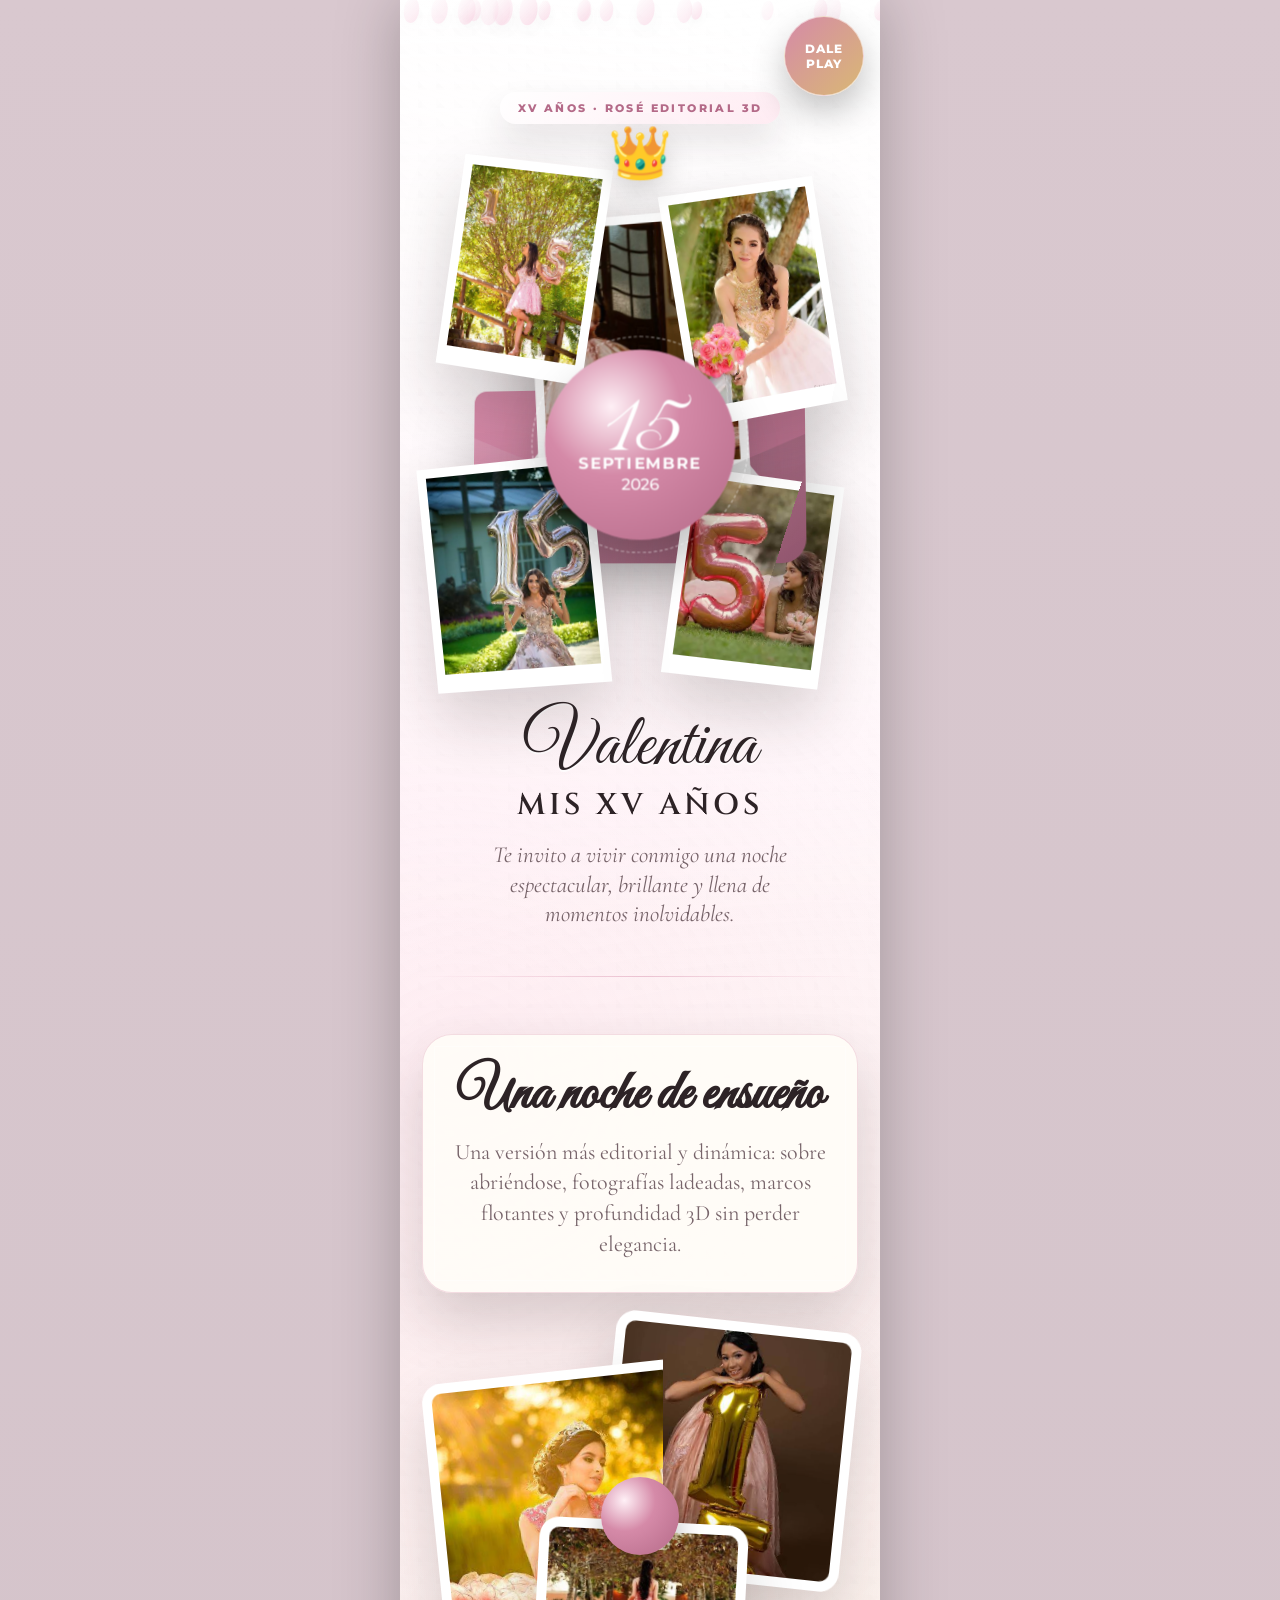
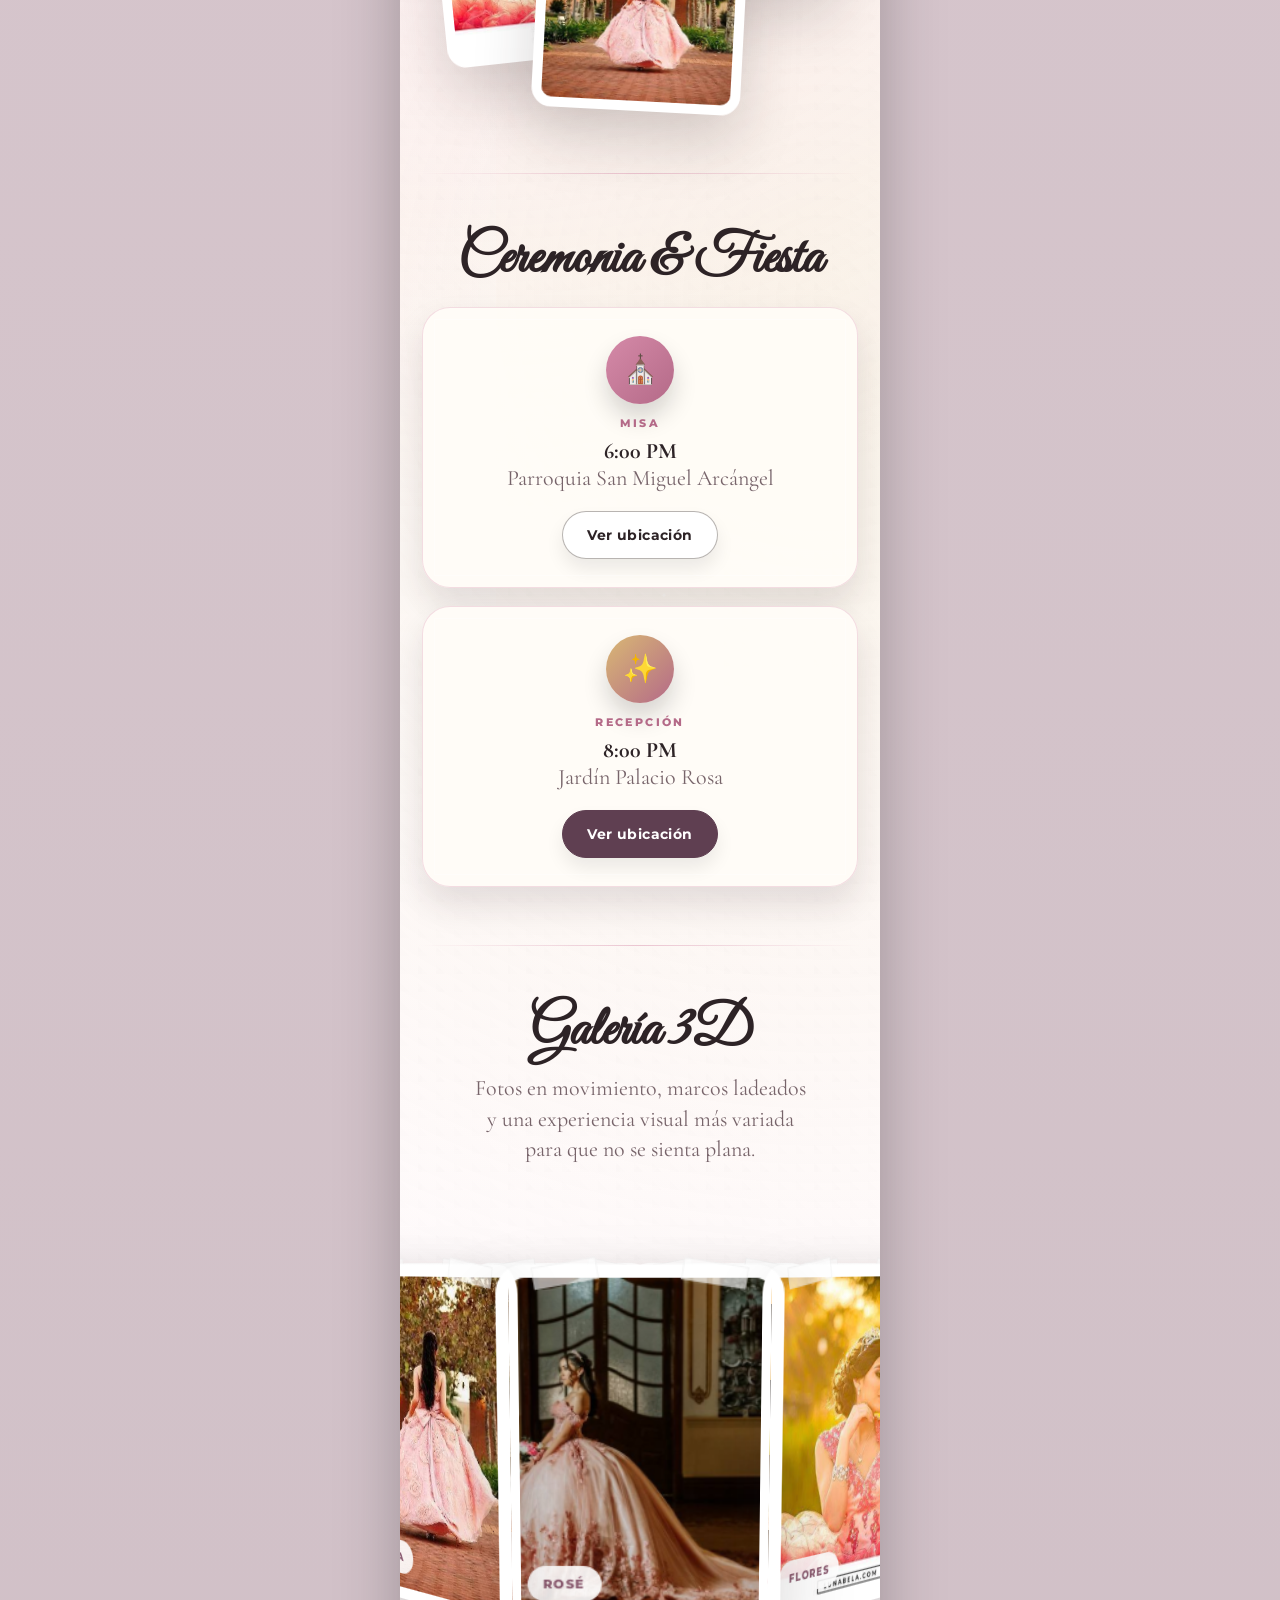
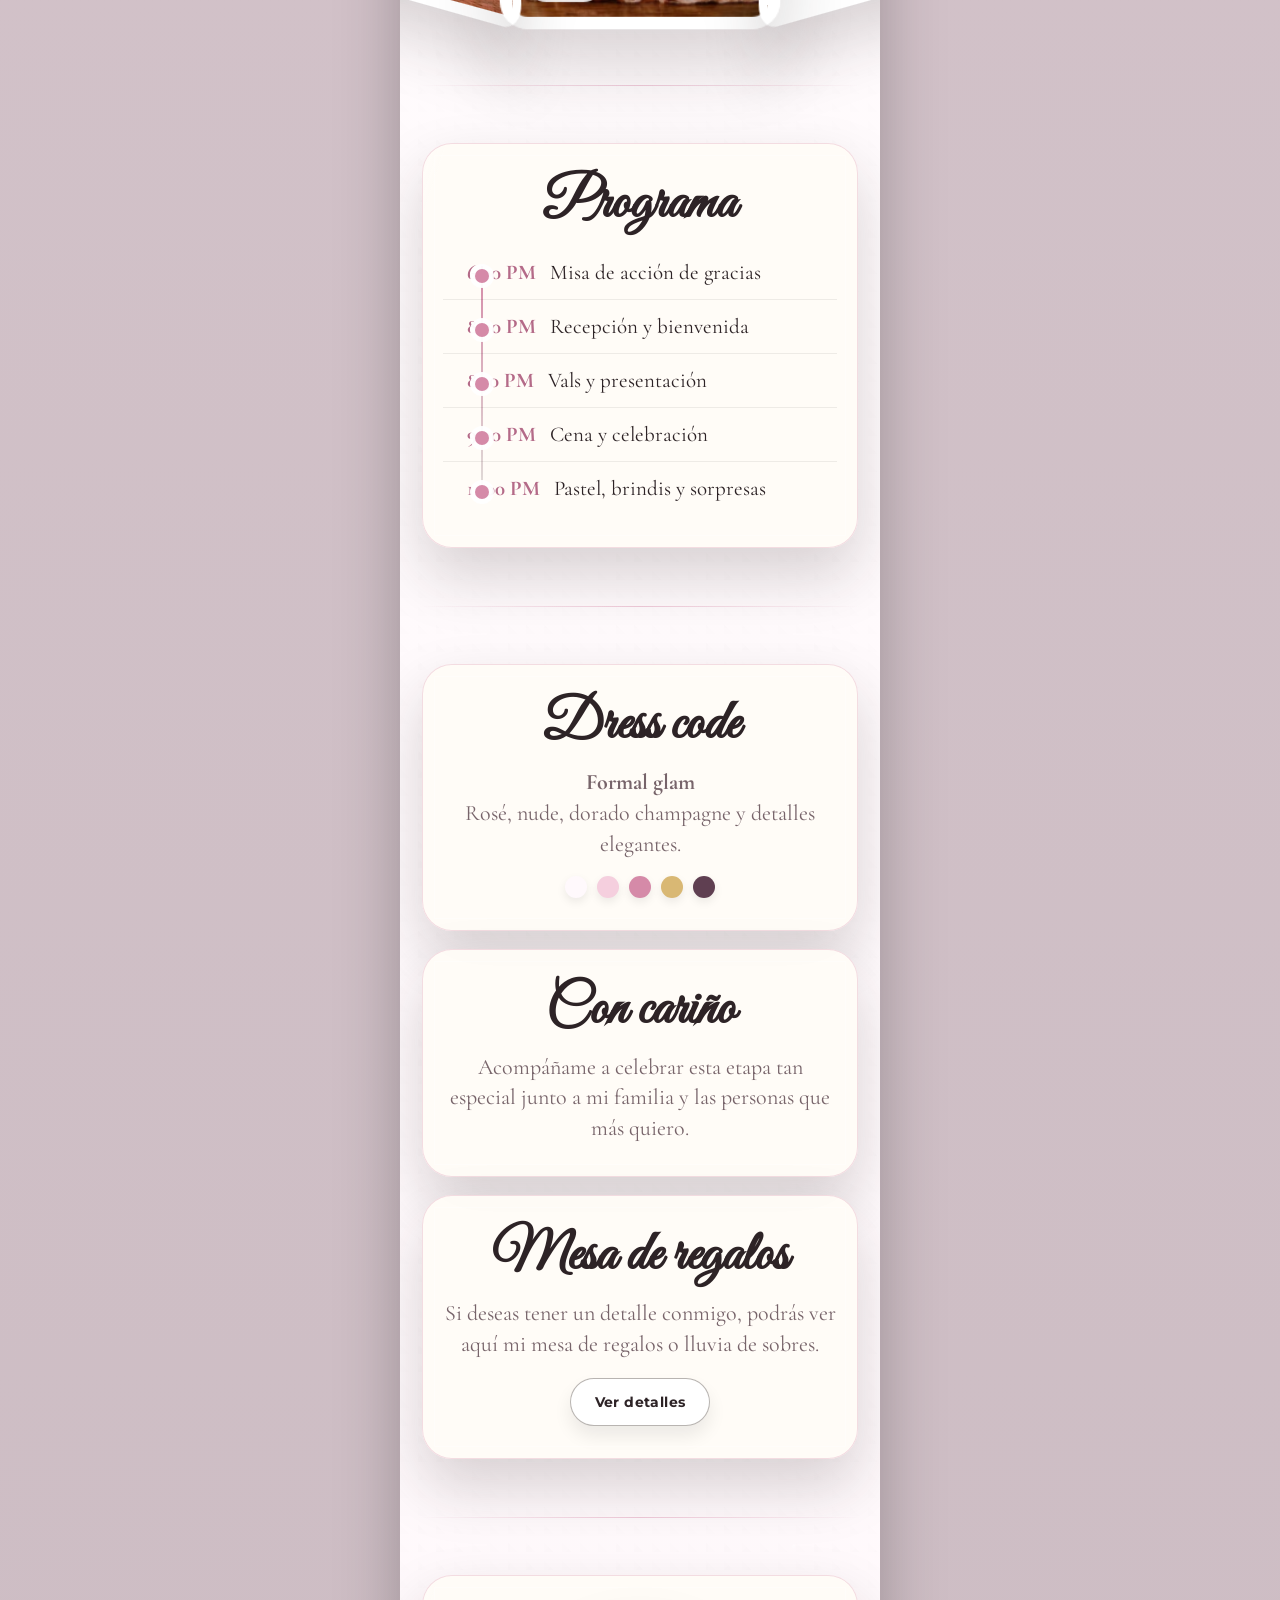
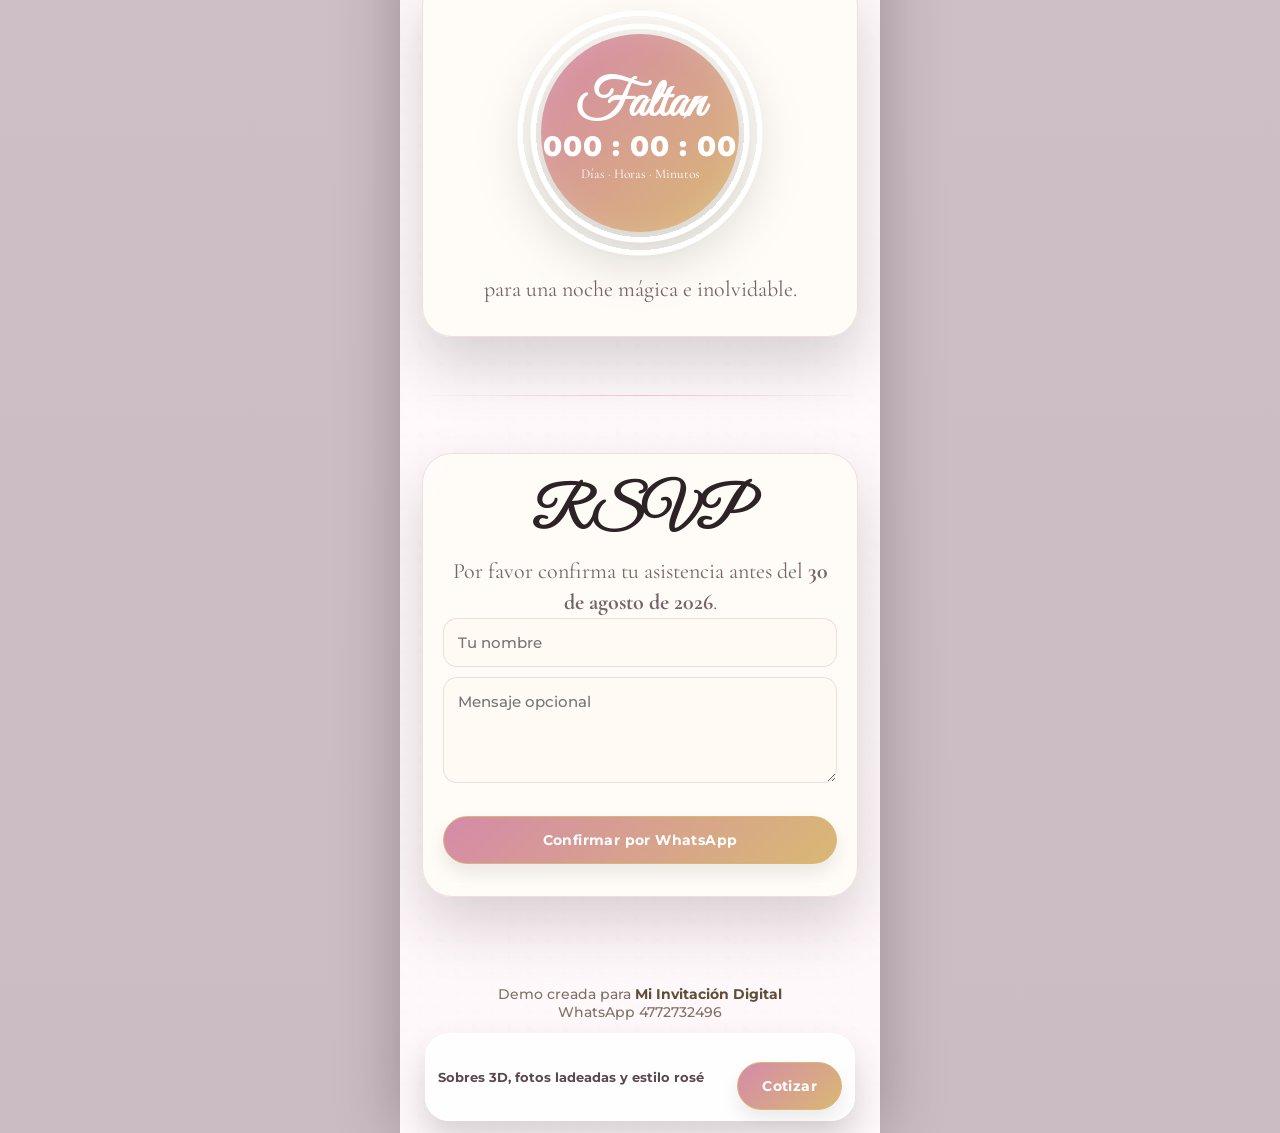
<file: XV-Rose/index.html>
<!DOCTYPE html>
<html lang="es">
<head>
<meta charset="UTF-8">
<meta name="viewport" content="width=device-width, initial-scale=1.0, viewport-fit=cover">
<title>XV Rosé Editorial 3D Más Variada</title>

<link rel="preconnect" href="https://fonts.googleapis.com">
<link rel="preconnect" href="https://fonts.gstatic.com" crossorigin>
<link href="https://fonts.googleapis.com/css2?family=Cinzel:wght@400;500;600;700&family=Cormorant+Garamond:wght@400;500;600;700&family=Great+Vibes&family=Imperial+Script&family=Montserrat:wght@400;500;600;700;800&display=swap" rel="stylesheet">
<style>
:root{
  --outside:#d9c8cf;
  --bg1:#fff8fb;
  --bg2:#fffefe;
  --ink:#2d2326;
  --soft:#77646a;
  --accent:#d58aa8;
  --accent2:#b46a88;
  --gold:#d9b874;
  --dark:#5f3f51;
  --line:rgba(213,138,168,.45);
  --panel:rgba(255,252,247,.95);
  --panelLine:rgba(213,138,168,.28);
  --shadow:0 28px 60px rgba(40,25,30,.18);
  --softShadow:0 18px 34px rgba(40,25,30,.12);
}
*{box-sizing:border-box}
html{scroll-behavior:smooth}
body{margin:0;background:linear-gradient(180deg,var(--outside),#cbbbc2);font-family:'Cormorant Garamond',serif;color:var(--ink);overflow-x:hidden}
.page{position:relative;width:100%;max-width:480px;min-height:100svh;margin:0 auto;overflow:hidden;background:
 radial-gradient(circle at 50% -10%, rgba(255,255,255,.95), transparent 24%),
 radial-gradient(circle at 12% 18%, var(--wash1), transparent 22%),
 radial-gradient(circle at 88% 32%, var(--wash2), transparent 28%),
 linear-gradient(180deg,var(--bg2),var(--bg1));box-shadow:0 0 60px rgba(0,0,0,.25);perspective:1600px}
.grain,.sparkles,.sheen,.petals{position:absolute;inset:0;pointer-events:none}
.grain{opacity:.24;z-index:0;background-image:linear-gradient(45deg, rgba(0,0,0,.02) 25%, transparent 25%),linear-gradient(-45deg, rgba(0,0,0,.015) 25%, transparent 25%);background-size:18px 18px,22px 22px}
.sparkles{z-index:0;opacity:.62;background-image:
 radial-gradient(circle at 14% 11%, rgba(255,255,255,.8) 0 1px, transparent 2px),
 radial-gradient(circle at 76% 12%, rgba(255,255,255,.65) 0 1px, transparent 2px),
 radial-gradient(circle at 42% 20%, rgba(255,228,180,.78) 0 1.5px, transparent 3px),
 radial-gradient(circle at 55% 37%, rgba(255,255,255,.6) 0 1px, transparent 2px),
 radial-gradient(circle at 26% 70%, rgba(255,255,255,.6) 0 1px, transparent 2px),
 radial-gradient(circle at 82% 80%, rgba(255,255,255,.55) 0 1px, transparent 2px);animation:twinkle 4.5s ease-in-out infinite alternate}
.sheen{z-index:1;background:linear-gradient(115deg, transparent 0 38%, rgba(255,255,255,.18) 44%, transparent 50%);transform:translateX(-80%);animation:sheen 11s linear infinite}
.petal{position:absolute;width:13px;height:21px;border-radius:70% 50% 70% 50%;background:linear-gradient(135deg, rgba(255,255,255,.95), var(--petal));box-shadow:0 6px 14px rgba(0,0,0,.05);opacity:.6;animation:fall linear infinite}
.music{position:fixed;right:16px;top:16px;z-index:80;width:80px;height:80px;border-radius:50%;border:1px solid rgba(255,255,255,.56);background:linear-gradient(135deg,var(--accent),var(--gold));color:#fff;box-shadow:0 16px 34px rgba(0,0,0,.24);font:800 12px 'Montserrat',sans-serif;letter-spacing:1px;cursor:pointer;animation:musicPulse 3s ease-in-out infinite}
.sticky{position:fixed;left:50%;bottom:12px;transform:translateX(-50%);width:min(430px,calc(100% - 22px));z-index:75;background:rgba(255,255,255,.86);border:1px solid rgba(255,255,255,.72);backdrop-filter:blur(14px);border-radius:24px;padding:10px 12px;display:flex;align-items:center;justify-content:space-between;gap:10px;box-shadow:0 18px 34px rgba(0,0,0,.16)}
.sticky span{font:700 13px 'Montserrat',sans-serif;color:#5a4750}
section{position:relative;z-index:2;padding:58px 22px;text-align:center}
section:not(.hero)::before{content:'';position:absolute;left:18px;right:18px;top:0;height:1px;background:linear-gradient(90deg,transparent,var(--line),transparent)}
.hero{padding-top:92px;padding-bottom:46px;min-height:100svh;display:flex;flex-direction:column;justify-content:center}
.label{display:inline-block;margin:0 auto 16px;padding:9px 18px;border-radius:999px;background:linear-gradient(135deg,rgba(255,255,255,.86), rgba(255,219,232,.52));color:var(--accent2);box-shadow:var(--softShadow);font:800 11px 'Montserrat',sans-serif;text-transform:uppercase;letter-spacing:2.4px;animation:float 5s ease-in-out infinite}
.names{font-family:'Great Vibes',cursive;font-size:72px;line-height:.88;margin:8px 0 6px;text-shadow:0 2px 0 rgba(255,255,255,.82)}
.title{margin:0;font:600 30px 'Cinzel',serif;letter-spacing:4px;text-transform:uppercase}
.quote{max-width:340px;margin:16px auto 0;font-size:23px;line-height:1.28;color:var(--soft);font-style:italic}

/* opening envelope hero */
.envelope-scene{position:relative;min-height:560px;margin:0 auto 8px;perspective:1500px;transform-style:preserve-3d;animation:sceneBreath 9s ease-in-out infinite}
.envelope-wrap{position:absolute;left:50%;top:55%;width:330px;height:230px;transform:translate(-50%,-50%) rotateX(6deg) rotateY(-8deg) translateZ(20px);transform-style:preserve-3d;filter:drop-shadow(0 28px 32px rgba(0,0,0,.22));}
.env-back{position:absolute;left:0;right:0;bottom:0;height:172px;border-radius:12px 12px 24px 24px;background:linear-gradient(135deg,var(--accent),var(--accent2));}
.env-liner{position:absolute;left:25px;right:25px;top:0;height:170px;background:linear-gradient(135deg,#fff,var(--bg1));clip-path:polygon(50% 0,100% 100%,0 100%);transform-origin:50% 100%;animation:flapOpen 4.8s ease-in-out infinite;z-index:4}
.env-front{position:absolute;left:0;right:0;bottom:0;height:125px;background:linear-gradient(145deg,rgba(255,255,255,.12),rgba(0,0,0,.20));clip-path:polygon(0 0,50% 55%,100% 0,100% 100%,0 100%);border-radius:0 0 24px 24px;z-index:8}
.env-card{position:absolute;left:50%;bottom:78px;width:210px;height:270px;transform:translateX(-50%) translateZ(70px) rotateZ(-3deg);background:#fff;border:9px solid #fff;border-bottom-width:18px;background-size:cover;background-position:center;box-shadow:var(--shadow);animation:cardRise 4.8s ease-in-out infinite;z-index:6}
.seal{position:absolute;left:50%;bottom:94px;transform:translateX(-50%) translateZ(100px);width:58px;height:58px;border-radius:50%;background:radial-gradient(circle at 30% 30%,#fff1cf,var(--gold) 42%,var(--accent2));box-shadow:0 12px 20px rgba(0,0,0,.22);z-index:10;animation:sealPulse 3s ease-in-out infinite}
.floating-frame{position:absolute;background:#fff;border:9px solid #fff;border-bottom-width:18px;background-size:cover;background-position:center;box-shadow:var(--shadow);transform-style:preserve-3d}
.frame-a{left:8px;top:56px;width:160px;height:220px;background-image:url('assets/foto03.jpg');transform:rotateY(18deg) rotateZ(-10deg) translateZ(70px);animation:floatA 7s ease-in-out infinite}
.frame-b{right:4px;top:38px;width:150px;height:200px;background-image:url('assets/foto04.jpg');transform:rotateY(-18deg) rotateZ(9deg) translateZ(100px);animation:floatB 7.5s ease-in-out infinite}
.frame-c{left:22px;bottom:28px;width:156px;height:198px;background-image:url('assets/foto05.jpg');transform:rotateY(10deg) rotateZ(8deg) translateZ(55px);animation:floatC 6.8s ease-in-out infinite}
.frame-d{right:26px;bottom:20px;width:176px;height:220px;background-image:url('assets/foto08.jpg');transform:rotateY(-12deg) rotateZ(-6deg) translateZ(45px);animation:floatD 8s ease-in-out infinite}
.crown{position:absolute;left:50%;top:18px;transform:translateX(-50%) translateZ(180px);font-size:45px;filter:drop-shadow(0 8px 12px rgba(0,0,0,.18));animation:float 4.8s ease-in-out infinite;z-index:12}
.medallion{position:absolute;left:50%;top:54%;transform:translate(-50%,-50%) translateZ(160px);width:170px;height:170px;border-radius:50%;background:radial-gradient(circle at 35% 30%, #fff0f6, var(--accent) 38%, var(--accent2) 100%);box-shadow:0 24px 42px rgba(0,0,0,.26);display:grid;place-items:center;color:#fff;z-index:12;animation:medallion 3.8s ease-in-out infinite}
.medallion::before{content:'';position:absolute;inset:-12px;border-radius:50%;border:1px dashed rgba(255,255,255,.55);animation:spin 18s linear infinite}
.medallion .day{font-family:'Imperial Script',cursive;font-size:82px;line-height:.62}.medallion .month{font:700 14px 'Montserrat',sans-serif;letter-spacing:1.7px;text-transform:uppercase}.medallion .year{font:500 14px 'Montserrat',sans-serif}

/* panels + moved frames */
.panel,.detail{position:relative;background:var(--panel);border:1px solid var(--panelLine);box-shadow:var(--shadow);overflow:hidden}
.panel{padding:32px 20px;border-radius:30px}.panel::before,.detail::before{content:'';position:absolute;inset:11px;border:1px solid rgba(255,255,255,.30);pointer-events:none}.panel::after,.detail::after{content:'';position:absolute;top:0;bottom:0;left:-130px;width:90px;transform:skewX(-18deg);background:linear-gradient(90deg,transparent,rgba(255,255,255,.58),transparent);animation:glint 5.2s infinite}
h2{margin:0 0 14px;font-family:'Great Vibes',cursive;font-size:56px;line-height:1}.copy{margin:0;font-size:22px;color:var(--soft);line-height:1.4}
.btn{display:inline-block;margin-top:18px;padding:14px 24px;border-radius:999px;border:1px solid rgba(47,37,27,.34);background:#fff;color:var(--ink);text-decoration:none;font:700 14px 'Montserrat',sans-serif;letter-spacing:.4px;box-shadow:0 10px 18px rgba(0,0,0,.08);transition:all .35s ease}.btn:hover{transform:translateY(-3px) scale(1.03);background:linear-gradient(135deg,var(--accent),var(--gold));color:#fff;box-shadow:0 16px 26px rgba(0,0,0,.18)}.btn.fill{background:linear-gradient(135deg,var(--accent),var(--gold));color:#fff;border-color:var(--gold)}.btn.dark{background:var(--dark);border-color:var(--dark);color:#fff}.btn.wide{width:100%}

.editorial-collage{margin:28px 0 4px;height:390px;position:relative;transform-style:preserve-3d}
.ed-img{position:absolute;border:10px solid #fff;border-radius:20px;background-size:cover;background-position:center;box-shadow:var(--shadow)}
.ed-a{left:-5px;top:50px;width:62%;height:285px;background-image:url('assets/foto02.jpg');transform:rotateY(15deg) rotateZ(-6deg) translateZ(48px);animation:float 6.2s ease-in-out infinite}
.ed-b{right:-4px;top:0;width:58%;height:260px;background-image:url('assets/foto06.jpg');transform:rotateY(-13deg) rotateZ(6deg) translateZ(36px);animation:floatAlt 7s ease-in-out infinite}
.ed-c{left:50%;bottom:0;width:48%;height:190px;background-image:url('assets/foto09.jpg');transform:translateX(-50%) rotateZ(3deg) translateZ(95px);animation:photoLift 5.8s ease-in-out infinite}
.mini-seal{position:absolute;left:50%;top:50%;transform:translate(-50%,-50%) translateZ(130px);width:78px;height:78px;border-radius:50%;background:radial-gradient(circle at 30% 30%, #fff0f6, var(--accent) 40%, var(--accent2) 100%);box-shadow:0 16px 26px rgba(0,0,0,.25);z-index:5;animation:sealPulse 3s ease-in-out infinite}

.details{display:grid;gap:18px;margin-top:20px}.detail{padding:28px 18px;border-radius:28px;box-shadow:var(--softShadow);animation:cardBreath 5.5s ease-in-out infinite}.detail:nth-child(2){animation-delay:.35s}.icon{width:68px;height:68px;margin:0 auto 12px;border-radius:50%;display:grid;place-items:center;color:#fff;font-size:28px;background:linear-gradient(135deg,var(--accent),var(--accent2));box-shadow:0 14px 24px rgba(0,0,0,.16);animation:iconFloat 3.5s ease-in-out infinite}.tag{font:800 11px 'Montserrat',sans-serif;letter-spacing:2.4px;text-transform:uppercase;color:var(--accent2)}.detail p{font-size:22px;line-height:1.25;color:var(--soft);margin:8px 0 0}.detail strong{color:var(--ink)}

.gallery-stage{margin-top:22px;position:relative;height:440px;perspective:1200px;overflow:visible}.gallery-ring{position:absolute;left:50%;top:50%;width:220px;height:285px;transform-style:preserve-3d;transform:translate(-50%,-50%) rotateX(-7deg);animation:ring 30s linear infinite}.ring-card{position:absolute;inset:0;border:10px solid #fff;border-radius:22px;background-size:cover;background-position:center;box-shadow:var(--shadow)}.ring-card::before,.ring-card::after{content:'';position:absolute;top:-12px;width:48px;height:15px;background:rgba(255,255,255,.62);border:1px solid rgba(180,180,180,.14)}.ring-card::before{left:18px;transform:rotate(-10deg)}.ring-card::after{right:18px;transform:rotate(9deg)}.ring-card span{position:absolute;left:12px;bottom:12px;padding:8px 12px;border-radius:999px;background:rgba(255,255,255,.9);color:#8a5b70;font:800 10px 'Montserrat',sans-serif;letter-spacing:1.4px;text-transform:uppercase}
.timeline{margin-top:12px;text-align:left;position:relative}.timeline::before{content:'';position:absolute;left:38px;top:20px;bottom:20px;width:2px;background:linear-gradient(var(--accent), rgba(0,0,0,.12))}.row{display:flex;gap:14px;padding:14px 0;border-bottom:1px solid rgba(0,0,0,.065);position:relative;font-size:21px}.row:last-child{border-bottom:0}.row::before{content:'';position:absolute;left:32px;top:23px;width:14px;height:14px;border-radius:50%;background:var(--accent);box-shadow:0 0 0 5px rgba(255,255,255,.96)}.time{min-width:88px;padding-left:24px;color:var(--accent2);font-weight:700}
.palette{display:flex;justify-content:center;gap:10px;margin-top:16px}.palette span{width:22px;height:22px;border-radius:50%;box-shadow:0 4px 10px rgba(0,0,0,.08);animation:pop 2.2s ease-in-out infinite}
.count-lace{width:250px;height:250px;border-radius:50%;margin:0 auto 16px;padding:26px;background:repeating-radial-gradient(circle,#fff 0 5px,transparent 6px 13px);filter:drop-shadow(0 16px 22px rgba(0,0,0,.16));animation:float 5.4s ease-in-out infinite}.count-core{width:100%;height:100%;border-radius:50%;display:grid;place-items:center;background:linear-gradient(135deg,var(--accent),var(--gold));color:#fff;box-shadow:inset 0 0 30px rgba(255,255,255,.13)}.count-core h3{font-family:'Great Vibes',cursive;font-size:52px;margin:0;line-height:.9}.nums{font:800 28px 'Montserrat',sans-serif;letter-spacing:1px}.nums small{display:block;margin-top:4px;font:600 10px 'Montserrat',sans-serif;letter-spacing:2px;text-transform:uppercase}
input,textarea{width:100%;padding:14px;border-radius:14px;border:1px solid var(--panelLine);margin-bottom:10px;background:#fffaf4;color:var(--ink);font:500 15px 'Montserrat',sans-serif;transition:all .3s ease} input:focus,textarea:focus{outline:none;border-color:var(--accent);box-shadow:0 0 0 4px rgba(213,138,168,.14);transform:translateY(-2px)}
.footer{position:relative;z-index:2;padding:30px 22px 112px;text-align:center;color:#7f7264;font:500 14px 'Montserrat',sans-serif}.footer strong{color:#5f4e37}
.reveal{opacity:0;transform:translateY(34px) scale(.98);transition:opacity .85s ease,transform .85s ease}.reveal.visible{opacity:1;transform:translateY(0) scale(1)}

@keyframes twinkle{0%{opacity:.28}100%{opacity:.74}} @keyframes sheen{0%{transform:translateX(-85%)}100%{transform:translateX(140%)}} @keyframes musicPulse{0%,100%{box-shadow:0 16px 34px rgba(0,0,0,.24)}50%{box-shadow:0 16px 34px rgba(0,0,0,.28),0 0 0 8px rgba(255,255,255,.14)}} @keyframes float{0%,100%{transform:translateY(0)}50%{transform:translateY(-10px)}} @keyframes floatAlt{0%,100%{transform:translateY(0)}50%{transform:translateY(12px)}} @keyframes sceneBreath{0%,100%{transform:rotateY(0deg) rotateX(0)}50%{transform:rotateY(-5deg) rotateX(2deg)}} @keyframes flapOpen{0%,100%{transform:rotateX(0deg)}50%{transform:rotateX(-58deg) translateY(-8px)}} @keyframes cardRise{0%,100%{transform:translateX(-50%) translateY(8px) translateZ(70px) rotateZ(-3deg)}50%{transform:translateX(-50%) translateY(-44px) translateZ(105px) rotateZ(2deg)}} @keyframes sealPulse{0%,100%{transform:translateX(-50%) translateZ(100px) scale(1)}50%{transform:translateX(-50%) translateZ(100px) scale(1.08)}} @keyframes floatA{0%,100%{transform:rotateY(18deg) rotateZ(-10deg) translate3d(0,0,70px)}50%{transform:rotateY(18deg) rotateZ(-7deg) translate3d(0,-12px,92px)}} @keyframes floatB{0%,100%{transform:rotateY(-18deg) rotateZ(9deg) translate3d(0,0,100px)}50%{transform:rotateY(-18deg) rotateZ(6deg) translate3d(0,10px,122px)}} @keyframes floatC{0%,100%{transform:rotateY(10deg) rotateZ(8deg) translate3d(0,0,55px)}50%{transform:rotateY(10deg) rotateZ(5deg) translate3d(0,-10px,78px)}} @keyframes floatD{0%,100%{transform:rotateY(-12deg) rotateZ(-6deg) translate3d(0,0,45px)}50%{transform:rotateY(-12deg) rotateZ(-3deg) translate3d(0,12px,65px)}} @keyframes medallion{0%,100%{box-shadow:0 24px 42px rgba(0,0,0,.26)}50%{box-shadow:0 28px 46px rgba(0,0,0,.30),0 0 0 13px rgba(255,255,255,.12)}} @keyframes spin{from{transform:rotate(0)}to{transform:rotate(360deg)}} @keyframes glint{0%{left:-130px}45%,100%{left:125%}} @keyframes photoLift{0%,100%{transform:translateX(-50%) rotateZ(3deg) translateZ(95px)}50%{transform:translateX(-50%) rotateZ(0deg) translateZ(118px) translateY(-8px)}} @keyframes cardBreath{0%,100%{transform:translateY(0)}50%{transform:translateY(-5px)}} @keyframes iconFloat{0%,100%{transform:translateY(0)}50%{transform:translateY(-6px)}} @keyframes ring{from{transform:translate(-50%,-50%) rotateX(-7deg) rotateY(0)}to{transform:translate(-50%,-50%) rotateX(-7deg) rotateY(360deg)}} @keyframes pop{0%,100%{transform:scale(1)}50%{transform:scale(1.18)}} @keyframes fall{0%{transform:translateY(-30px) rotate(0);opacity:0}12%{opacity:.58}100%{transform:translateY(1150px) translateX(40px) rotate(340deg);opacity:0}}
@media(max-width:380px){section{padding-left:18px;padding-right:18px}.names{font-size:60px}.envelope-scene{min-height:520px}.envelope-wrap{width:304px}.floating-frame{transform:scale(.92)}.medallion{width:160px;height:160px}.gallery-stage{height:404px}.gallery-ring,.ring-card{width:202px;height:262px}.sticky span{font-size:12px}.count-lace{width:224px;height:224px}}
</style>


<style>
:root{
--outside:#d9c8cf;
--bg1:#fff8fb;
--bg2:#fffefe;
--wash1:rgba(255,204,223,.30);
--wash2:rgba(233,214,171,.24);
--ink:#2d2326;
--soft:#77646a;
--accent:#d58aa8;
--accent2:#b46a88;
--gold:#d9b874;
--dark:#5f3f51;
--line:rgba(213,138,168,.45);
--panel:rgba(255,252,247,.95);
--panelLine:rgba(213,138,168,.28);
--petal:rgba(245,192,214,.76);
}
.env-card{background-image:url('assets/foto01.jpg')}
.frame-a{background-image:url('assets/foto03.jpg')}
.frame-b{background-image:url('assets/foto04.jpg')}
.frame-c{background-image:url('assets/foto05.jpg')}
.frame-d{background-image:url('assets/foto08.jpg')}
</style>

</head>
<body data-date="2026-09-20T18:00:00" data-name="Valentina">
<main class="page">
<div class="grain"></div><div class="sparkles"></div><div class="petals" id="petals"></div><div class="sheen"></div>
<button class="music" onclick="toggleMusic()">DALE<br>PLAY</button>
<div class="sticky"><span>Sobres 3D, fotos ladeadas y estilo rosé</span><a class="btn fill" href="https://wa.me/524772732496?text=Hola%2C%20quiero%20una%20invitaci%C3%B3n%20XV%20ros%C3%A9%20con%20sobres%203D" target="_blank">Cotizar</a></div>

<section class="hero reveal visible">
  <div class="label">XV Años · Rosé Editorial 3D</div>
  <div class="envelope-scene">
    <div class="crown">👑</div>
    <div class="floating-frame frame-a"></div>
    <div class="floating-frame frame-b"></div>
    <div class="floating-frame frame-c"></div>
    <div class="floating-frame frame-d"></div>
    <div class="envelope-wrap">
      <div class="env-back"></div>
      <div class="env-liner"></div>
      <div class="env-card"></div>
      <div class="env-front"></div>
      <div class="seal"></div>
    </div>
    <div class="medallion"><div><div class="day">15</div><div class="month">Septiembre</div><div class="year">2026</div></div></div>
  </div>
  <div class="names">Valentina</div>
  <p class="title">Mis XV Años</p>
  <p class="quote">Te invito a vivir conmigo una noche espectacular, brillante y llena de momentos inolvidables.</p>
</section>

<section class="reveal">
  <div class="panel">
    <h2>Una noche de ensueño</h2>
    <p class="copy">Una versión más editorial y dinámica: sobre abriéndose, fotografías ladeadas, marcos flotantes y profundidad 3D sin perder elegancia.</p>
  </div>
  <div class="editorial-collage">
    <div class="ed-img ed-a"></div>
    <div class="ed-img ed-b"></div>
    <div class="ed-img ed-c"></div>
    <div class="mini-seal"></div>
  </div>
</section>

<section class="reveal">
  <h2>Ceremonia & Fiesta</h2>
  <div class="details">
    <div class="detail"><div class="icon">⛪</div><div class="tag">Misa</div><p><strong>6:00 PM</strong><br>Parroquia San Miguel Arcángel</p><a class="btn" href="https://maps.google.com" target="_blank">Ver ubicación</a></div>
    <div class="detail"><div class="icon" style="background:linear-gradient(135deg,var(--gold),var(--accent2))">✨</div><div class="tag">Recepción</div><p><strong>8:00 PM</strong><br>Jardín Palacio Rosa</p><a class="btn dark" href="https://maps.google.com" target="_blank">Ver ubicación</a></div>
  </div>
</section>

<section class="reveal">
  <h2>Galería 3D</h2>
  <p class="copy" style="max-width:335px;margin:0 auto">Fotos en movimiento, marcos ladeados y una experiencia visual más variada para que no se sienta plana.</p>
  <div class="gallery-stage"><div class="gallery-ring"><div class="ring-card" style="background-image:url('assets/foto01.jpg');transform:rotateY(0deg) translateZ(275px)"><span>Rosé</span></div>
<div class="ring-card" style="background-image:url('assets/foto02.jpg');transform:rotateY(40deg) translateZ(275px)"><span>Flores</span></div>
<div class="ring-card" style="background-image:url('assets/foto03.jpg');transform:rotateY(80deg) translateZ(275px)"><span>Brillo</span></div>
<div class="ring-card" style="background-image:url('assets/foto04.jpg');transform:rotateY(120deg) translateZ(275px)"><span>Sueños</span></div>
<div class="ring-card" style="background-image:url('assets/foto05.jpg');transform:rotateY(160deg) translateZ(275px)"><span>Magia</span></div>
<div class="ring-card" style="background-image:url('assets/foto06.jpg');transform:rotateY(200deg) translateZ(275px)"><span>XV</span></div>
<div class="ring-card" style="background-image:url('assets/foto07.jpg');transform:rotateY(240deg) translateZ(275px)"><span>Princesa</span></div>
<div class="ring-card" style="background-image:url('assets/foto08.jpg');transform:rotateY(280deg) translateZ(275px)"><span>Elegancia</span></div>
<div class="ring-card" style="background-image:url('assets/foto09.jpg');transform:rotateY(320deg) translateZ(275px)"><span>Fiesta</span></div>
</div></div>
</section>

<section class="reveal">
  <div class="panel"><h2>Programa</h2><div class="timeline">
    <div class="row"><div class="time">6:00 PM</div><div>Misa de acción de gracias</div></div>
    <div class="row"><div class="time">8:00 PM</div><div>Recepción y bienvenida</div></div>
    <div class="row"><div class="time">8:30 PM</div><div>Vals y presentación</div></div>
    <div class="row"><div class="time">9:00 PM</div><div>Cena y celebración</div></div>
    <div class="row"><div class="time">11:00 PM</div><div>Pastel, brindis y sorpresas</div></div>
  </div></div>
</section>

<section class="reveal">
  <div class="panel" style="margin-bottom:18px"><h2>Dress code</h2><p class="copy"><strong>Formal glam</strong><br>Rosé, nude, dorado champagne y detalles elegantes.</p><div class="palette"><span style="background:#fff9fc;animation-delay:0.0s"></span><span style="background:#f5cfde;animation-delay:0.2s"></span><span style="background:#d58aa8;animation-delay:0.4s"></span><span style="background:#d9b874;animation-delay:0.6000000000000001s"></span><span style="background:#5f3f51;animation-delay:0.8s"></span></div></div>
  <div class="panel" style="margin-bottom:18px"><h2>Con cariño</h2><p class="copy">Acompáñame a celebrar esta etapa tan especial junto a mi familia y las personas que más quiero.</p></div>
  <div class="panel"><h2>Mesa de regalos</h2><p class="copy">Si deseas tener un detalle conmigo, podrás ver aquí mi mesa de regalos o lluvia de sobres.</p><a class="btn" href="#" target="_blank">Ver detalles</a></div>
</section>

<section class="reveal"><div class="panel"><div class="count-lace"><div class="count-core"><div><h3>Faltan</h3><div class="nums"><span data-days>000</span> : <span data-hours>00</span> : <span data-minutes>00</span></div><small>Días · Horas · Minutos</small></div></div></div><p class="copy">para una noche mágica e inolvidable.</p></div></section>

<section class="reveal"><div class="panel"><h2>RSVP</h2><p class="copy">Por favor confirma tu asistencia antes del <strong>30 de agosto de 2026</strong>.</p><input id="guestName" placeholder="Tu nombre"><textarea id="guestMsg" rows="4" placeholder="Mensaje opcional"></textarea><button class="btn fill wide" onclick="sendRSVP()">Confirmar por WhatsApp</button></div></section>

<footer class="footer">Demo creada para <strong>Mi Invitación Digital</strong><br>WhatsApp 4772732496</footer>
</main>

<script>
const observer = new IntersectionObserver((entries)=>{entries.forEach(entry=>{if(entry.isIntersecting) entry.target.classList.add('visible');});},{threshold:.14});document.querySelectorAll('.reveal').forEach(el=>observer.observe(el));
let audioCtx,isPlaying=false,timer; const progression=[[261.63,329.63,392,523.25],[220,277.18,329.63,440],[196,246.94,311.13,392],[174.61,220,293.66,369.99]];
function tone(freq,start,duration,gainVal,type='sine'){const osc=audioCtx.createOscillator();const gain=audioCtx.createGain();osc.type=type;osc.frequency.setValueAtTime(freq,start);gain.gain.setValueAtTime(0.0001,start);gain.gain.exponentialRampToValueAtTime(gainVal,start+.08);gain.gain.exponentialRampToValueAtTime(0.0001,start+duration);osc.connect(gain);gain.connect(audioCtx.destination);osc.start(start);osc.stop(start+duration+.05);}
function playLoop(){if(!isPlaying) return; const now=audioCtx.currentTime; progression.forEach((chord,i)=>{const base=now+i*1.9; chord.forEach((f,idx)=>tone(f,base+idx*.1,1.6,idx===0?.042:.022,idx===0?'triangle':'sine')); tone(chord[0]/2,base,1.8,.018,'sine'); tone(chord[2]*2,base+.88,.5,.011,'triangle');}); timer=setTimeout(playLoop,7700);} 
function toggleMusic(){const btn=document.querySelector('.music'); if(!audioCtx) audioCtx=new (window.AudioContext||window.webkitAudioContext)(); if(audioCtx.state==='suspended') audioCtx.resume(); if(!isPlaying){isPlaying=true; btn.innerHTML='PAUSAR'; playLoop();} else {isPlaying=false; btn.innerHTML='DALE<br>PLAY'; clearTimeout(timer);}}
function startCountdown(targetDate){const target=new Date(targetDate); function tick(){const diff=Math.max(target-new Date(),0); const d=Math.floor(diff/(1000*60*60*24)); const h=Math.floor((diff/(1000*60*60))%24); const m=Math.floor((diff/(1000*60))%60); document.querySelectorAll('[data-days]').forEach(el=>el.textContent=String(d).padStart(3,'0')); document.querySelectorAll('[data-hours]').forEach(el=>el.textContent=String(h).padStart(2,'0')); document.querySelectorAll('[data-minutes]').forEach(el=>el.textContent=String(m).padStart(2,'0'));} tick(); setInterval(tick,1000);} startCountdown(document.body.dataset.date||'2026-09-20T18:00:00');
function sendRSVP(){const name=document.getElementById('guestName').value||'Invitado'; const message=document.getElementById('guestMsg').value||'Confirmo mi asistencia.'; const celebrada=document.body.dataset.name||'la quinceañera'; const text=encodeURIComponent(`Hola, soy ${name}. ${message} Confirmo asistencia a los XV años de ${celebrada}.`); window.open(`https://wa.me/524772732496?text=${text}`,'_blank');}
const petalsWrap=document.getElementById('petals'); for(let i=0;i<20;i++){const p=document.createElement('span'); p.className='petal'; p.style.left=Math.random()*100+'%'; p.style.animationDuration=(11+Math.random()*10)+'s'; p.style.animationDelay=(Math.random()*9)+'s'; p.style.opacity=0.22+Math.random()*0.5; p.style.transform=`scale(${0.7+Math.random()*0.8})`; petalsWrap.appendChild(p);} 
</script>

</body></html>
</file>
